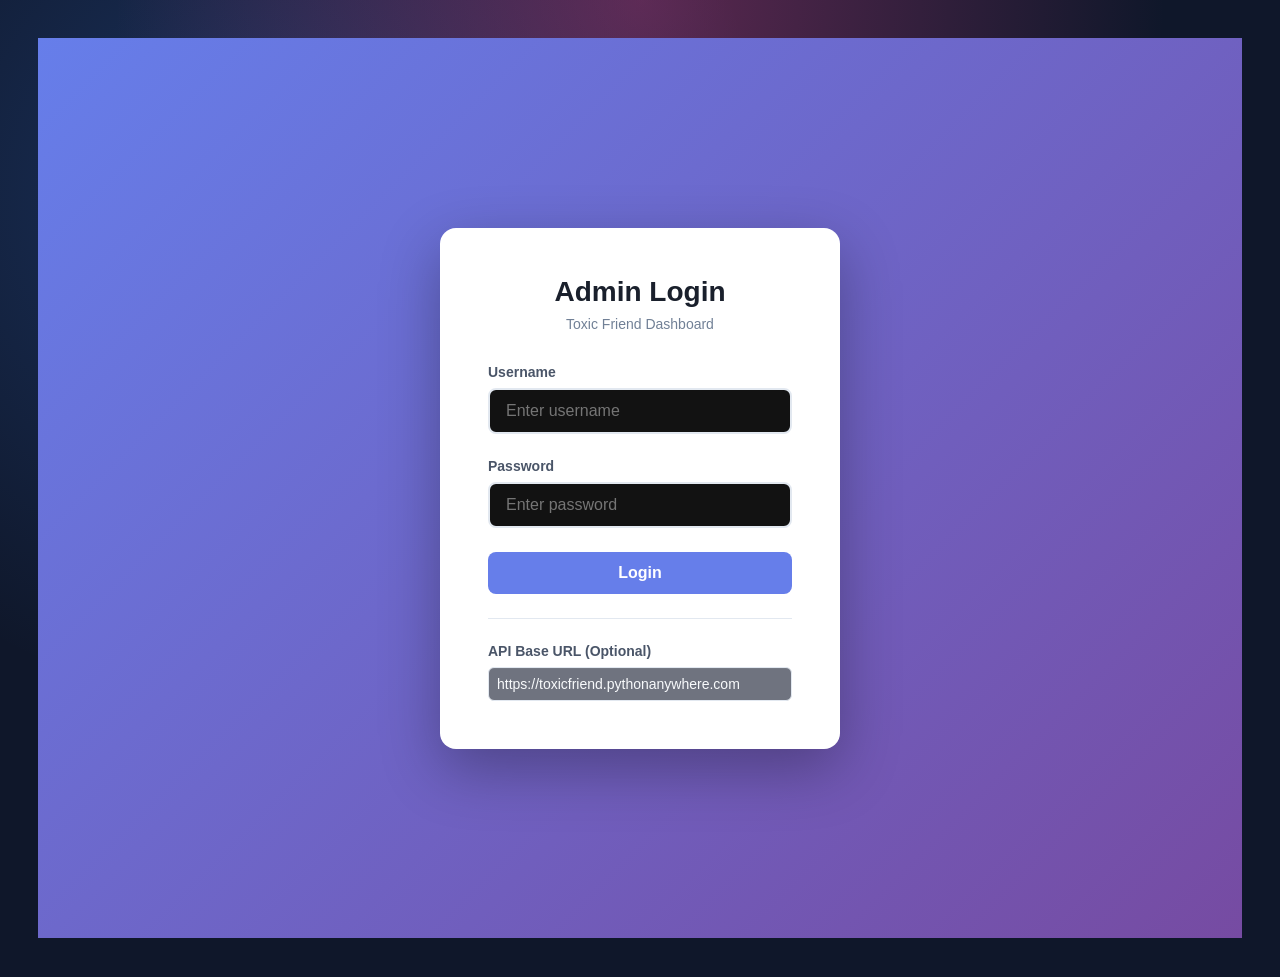
<file: Admin Page/index.html>
<!DOCTYPE html>
<html lang="en">
<head>
    <meta charset="UTF-8">
    <meta name="viewport" content="width=device-width, initial-scale=1.0">
    <title>Toxic Friend Admin Dashboard</title>
    <link rel="stylesheet" href="styles.css">
</head>
<body>
    <div class="app-shell">
        <header class="app-header">
            <div>
                <p class="eyebrow">Toxic Friend</p>
                <h1>Admin Dashboard</h1>
                <p class="subtitle">Review recent logins and feedback submissions in one place.</p>
            </div>
            <div class="header-actions">
                <label class="api-label" for="api-url-input">API Base URL</label>
                <div class="api-input-wrapper">
                    <input id="api-url-input" type="url" placeholder="https://your-backend.example" autocomplete="off">
                    <button id="api-save-btn" type="button" class="primary-btn">Apply</button>
                </div>
                <button id="logout-btn" type="button" class="ghost-btn" style="margin-left: 1rem;">Logout</button>
            </div>
        </header>

        <main class="dashboard-grid">
            <section class="panel">
                <div class="panel-header">
                    <div>
                        <h2>Recent Logins</h2>
                        <p class="panel-subtitle">Names captured from the main experience.</p>
                    </div>
                    <div class="panel-actions">
                        <button id="refresh-logins-btn" class="ghost-btn" type="button">Refresh</button>
                        <span id="logins-count" class="badge">0</span>
                    </div>
                </div>
                <div id="logins-empty" class="empty-state">
                    <p>No logins recorded yet.</p>
                </div>
                <div class="table-wrapper" id="logins-table-wrapper" hidden>
                    <table>
                        <thead>
                            <tr>
                                <th>#</th>
                                <th>Name</th>
                                <th>Timestamp (UTC)</th>
                            </tr>
                        </thead>
                        <tbody id="logins-table-body"></tbody>
                    </table>
                </div>
            </section>

            <section class="panel">
                <div class="panel-header">
                    <div>
                        <h2>Feedback</h2>
                        <p class="panel-subtitle">Star ratings and comments submitted by users.</p>
                    </div>
                    <div class="panel-actions">
                        <button id="refresh-feedback-btn" class="ghost-btn" type="button">Refresh</button>
                        <span id="feedback-count" class="badge">0</span>
                    </div>
                </div>
                <div id="feedback-empty" class="empty-state">
                    <p>No feedback received yet.</p>
                </div>
                <div class="feedback-list" id="feedback-list" hidden></div>
            </section>
        </main>
    </div>

    <div id="toast-container"></div>

    <script src="app.js"></script>
</body>
</html>
</file>
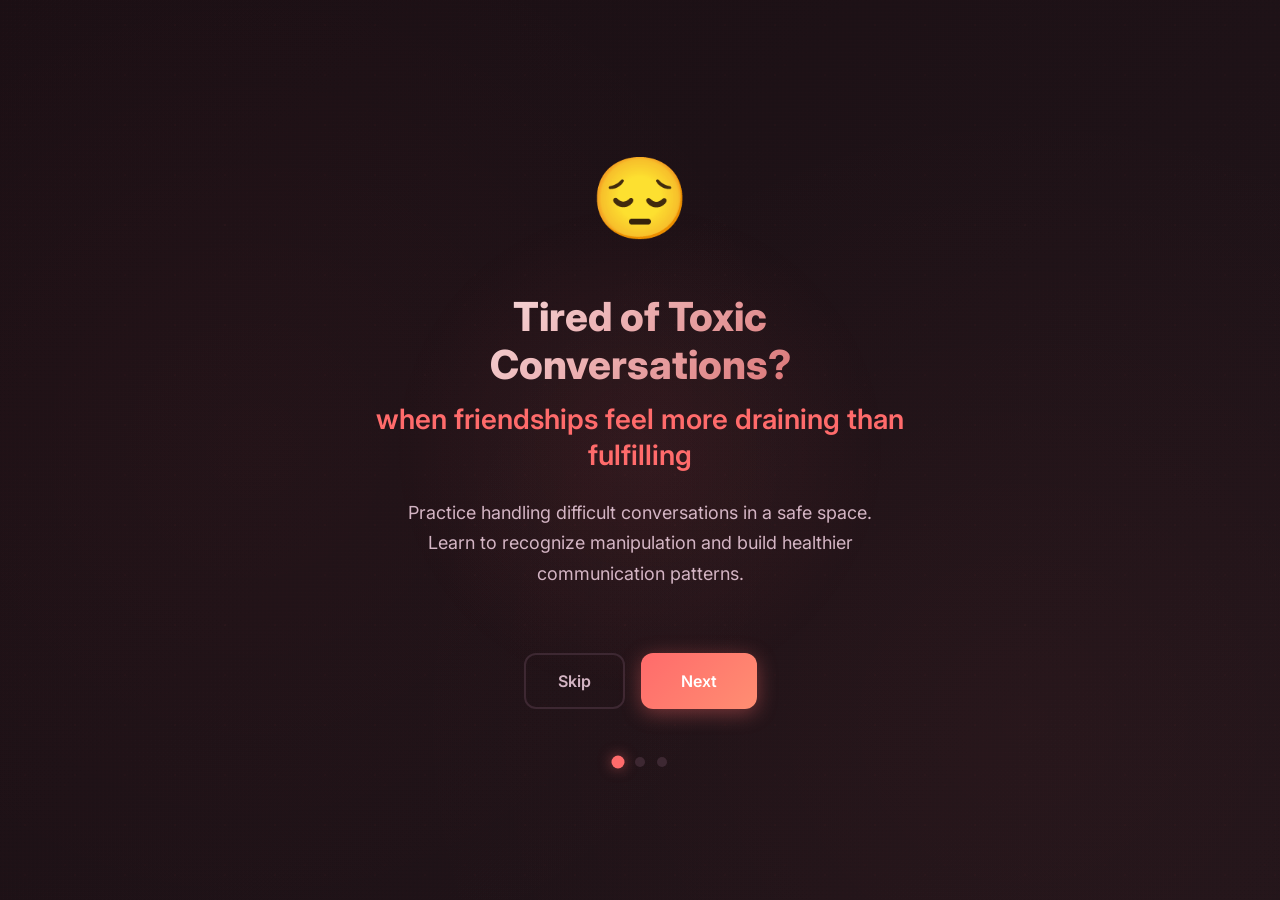
<file: Frontend/index.html>
<!DOCTYPE html>
<html lang="en">
<head>
    <meta charset="UTF-8">
    <meta name="viewport" content="width=device-width, initial-scale=1.0, maximum-scale=1.0, user-scalable=no, interactive-widget=resizes-content">
    
    <meta name="google-site-verification" content="gq2L8sHcysCDaPVqzr4tBKED9ItWa45esK9OpqnQFEg" />
    <meta name="google-adsense-account" content="ca-pub-1428478300015491">

    <!-- Favicon (must be early for browser compatibility) -->
    <link rel="shortcut icon" type="image/x-icon" href="favicon.ico">
    <link rel="icon" type="image/x-icon" href="favicon.ico">
    <link rel="icon" type="image/png" sizes="32x32" href="favicon-32x32.png">
    <link rel="icon" type="image/png" sizes="16x16" href="favicon-16x16.png">
    <link rel="apple-touch-icon" sizes="180x180" href="apple-touch-icon.png">
    
    <!-- SEO Meta Tags -->
    <meta name="robots" content="index, follow">
    
    <!-- Primary Meta Tags -->
    <title>Toxic Friend | Practice Handling Difficult Conversations Safely</title>
    <meta name="title" content="Toxic Friend | Practice Handling Difficult Conversations Safely">
    <meta name="description" content="Learn to recognize manipulation tactics and practice healthy communication in a safe, AI-powered environment. Build confidence in challenging conversations.">
    <meta name="keywords" content="toxic friend, manipulation detection, difficult conversations, communication practice, AI chat, relationship advice, gaslighting, guilt tripping, emotional manipulation">
    <meta name="author" content="Impoverse">
    
    <!-- Open Graph / Facebook -->
    <meta property="og:type" content="website">
    <meta property="og:url" content="https://toxicfriend.netlify.app/">
    <meta property="og:title" content="Toxic Friend | Practice Handling Difficult Conversations Safely">
    <meta property="og:description" content="Learn to recognize manipulation tactics and practice healthy communication in a safe, AI-powered environment. Build confidence in challenging conversations.">
    <meta property="og:image" content="https://toxicfriend.netlify.app/assets/og-image.png">
    <meta property="og:image:width" content="1200">
    <meta property="og:image:height" content="630">
    <meta property="og:image:alt" content="Toxic Friend - AI Chat Experience for Practicing Difficult Conversations">
    <meta property="og:site_name" content="Toxic Friend">
    <meta property="og:locale" content="en_US">
    
    <!-- Twitter Card -->
    <meta name="twitter:card" content="summary_large_image">
    <meta name="twitter:url" content="https://toxicfriend.netlify.app/">
    <meta name="twitter:title" content="Toxic Friend | Practice Handling Difficult Conversations Safely">
    <meta name="twitter:description" content="Learn to recognize manipulation tactics and practice healthy communication in a safe, AI-powered environment.">
    <meta name="twitter:image" content="https://toxicfriend.netlify.app/assets/og-image.png">
    <meta name="twitter:image:alt" content="Toxic Friend - AI Chat Experience">
    <meta name="twitter:creator" content="@impoverse">
    
    <!-- Theme Color -->
    <meta name="theme-color" content="#FF6B6B">
    <meta name="msapplication-TileColor" content="#FF6B6B">
    
    <!-- Stylesheets -->
    <link rel="stylesheet" href="styles.css">
    <link rel="preconnect" href="https://fonts.googleapis.com">
    <link rel="preconnect" href="https://fonts.gstatic.com" crossorigin>
    <link href="https://fonts.googleapis.com/css2?family=Inter:wght@300;400;500;600;700&display=swap" rel="stylesheet">
    <script>
        // Apply accent color immediately to prevent flash of default color
        (function() {
            const ACCENT_OPTIONS = {
                rose: { name: "Rose", color: "#FF6B6B", hover: "#FF8E72", rgb: "255, 107, 107" },
                amber: { name: "Amber", color: "#FF9F43", hover: "#FFB870", rgb: "255, 159, 67" },
                mint: { name: "Mint", color: "#34D399", hover: "#6EE7B7", rgb: "52, 211, 153" },
                aqua: { name: "Aqua", color: "#38BDF8", hover: "#7DD3FC", rgb: "56, 189, 248" },
                violet: { name: "Violet", color: "#A78BFA", hover: "#C4B5FD", rgb: "167, 139, 250" },
                indigo: { name: "Indigo", color: "#6366F1", hover: "#818CF8", rgb: "99, 102, 241" },
            };
            
            function hexToRgbString(hexColor) {
                if (!hexColor) return "255, 107, 107";
                let hex = hexColor.replace("#", "");
                if (hex.length === 3) {
                    hex = hex.split("").map((char) => char + char).join("");
                }
                const value = parseInt(hex, 16);
                const r = (value >> 16) & 255;
                const g = (value >> 8) & 255;
                const b = value & 255;
                return `${r}, ${g}, ${b}`;
            }
            
            const savedAccent = localStorage.getItem('userAccent') || 'rose';
            const savedTheme = localStorage.getItem('userTheme') || 'dark';
            const preset = ACCENT_OPTIONS[savedAccent] || ACCENT_OPTIONS.rose;
            const rgbValue = preset.rgb || hexToRgbString(preset.color);
            
            // Set on root
            document.documentElement.style.setProperty('--accent', preset.color);
            document.documentElement.style.setProperty('--accent-hover', preset.hover || preset.color);
            document.documentElement.style.setProperty('--accent-rgb', rgbValue);
            
            // Also set on body to ensure it overrides body.light selector
            if (document.body) {
                document.body.style.setProperty('--accent', preset.color);
                document.body.style.setProperty('--accent-hover', preset.hover || preset.color);
                document.body.style.setProperty('--accent-rgb', rgbValue);
            }
        })();
    </script>
</head>
<body>
    <div id="app">
        <!-- Left Sidebar - ChatGPT Style -->
        <div id="left-sidebar" class="left-sidebar">
            <div class="sidebar-brand">
                <span class="brand-text">Toxic Friend</span>
                <div class="sidebar-brand-actions">
                    <button class="sidebar-settings-icon" id="settings-btn" aria-label="Open Settings">
                        <svg width="16" height="16" fill="currentColor" class="bi bi-gear-fill" viewBox="0 0 16 16">
                            <path d="M9.405 1.05c-.413-1.4-2.397-1.4-2.81 0l-.1.34a1.464 1.464 0 0 1-2.105.872l-.31-.17c-1.283-.698-2.686.705-1.987 1.987l.169.311c.446.82.023 1.841-.872 2.105l-.34.1c-1.4.413-1.4 2.397 0 2.81l.34.1a1.464 1.464 0 0 1 .872 2.105l-.17.31c-.698 1.283.705 2.686 1.987 1.987l.311-.169a1.464 1.464 0 0 1 2.105.872l.1.34c.413 1.4 2.397 1.4 2.81 0l.1-.34a1.464 1.464 0 0 1 2.105-.872l.31.17c1.283.698 2.686-.705 1.987-1.987l-.169-.311a1.464 1.464 0 0 1 .872-2.105l.34-.1c1.4-.413 1.4-2.397 0-2.81l-.34-.1a1.464 1.464 0 0 1-.872-2.105l.17-.31c.698-1.283-.705-2.686-1.987-1.987l-.311.169a1.464 1.464 0 0 1-2.105-.872zM8 10.93a2.929 2.929 0 1 1 0-5.86 2.929 2.929 0 0 1 0 5.858z"/>
                        </svg>
                    </button>
                </div>
            </div>
            
            <div class="sidebar-nav">
                <button class="sidebar-btn" id="nav-chat">
                    <span class="sidebar-icon-circle" aria-hidden="true">💬</span>
                    <span class="sidebar-text">New Chat</span>
                </button>
                <button class="sidebar-btn" id="nav-analyzer">
                    <span class="sidebar-icon-circle" aria-hidden="true">🧠</span>
                    <span class="sidebar-text">Manipulation Detector</span>
                </button>
                <button class="sidebar-btn" id="nav-feedback">
                    <span class="sidebar-icon-circle" aria-hidden="true">⭐</span>
                    <span class="sidebar-text">Feedback</span>
                </button>
            </div>
            
            <!-- Chat History Content (shown when History is clicked) -->
            <div class="sidebar-history" id="sidebar-content">
                <div class="history-header">
                    <h3>Chat History</h3>
                </div>
                <div class="history-list">
                    <p class="no-chats">No saved chats yet</p>
                </div>
            </div>
            
            <!-- User Info at Bottom -->
            <div class="sidebar-user" id="user-name-display" style="display: none;">
                <div class="user-meta">
                    <div class="user-pill">
                        <span class="user-greeting">👋</span>
                    </div>
                    <div class="user-info">
                        <span class="user-name-text"></span>
                        <span class="user-status-text" id="user-status-text">Ready when you are</span>
                    </div>
                </div>
                <span class="user-agency-divider"></span>
                <span class="user-agency-credit">Made by <strong>Impoverse</strong></span>
            </div>
        </div>

        <!-- Mobile Menu Toggle -->
        <button class="mobile-menu-toggle" id="menu-btn">☰</button>

        <!-- Legacy compatibility elements (hidden) -->
        <div id="nav-bar" class="nav-bar" style="display: none;"></div>
        <div id="main-menu" class="main-menu"></div>

        <!-- Main Content Area -->
        <div id="main-content" class="main-content">
            <!-- Welcome Onboarding Flow (shown once) -->
            <div id="welcome-flow" class="step">
                <div class="welcome-container">
                    <div class="welcome-slide active" id="slide-1">
                        <div class="welcome-content">
                            <div class="welcome-emoji">😔</div>
                            <h1 class="welcome-title">Have you ever felt terrible</h1>
                            <h2 class="welcome-subtitle">when a friend's mood suddenly shifts?</h2>
                            <p class="welcome-description">Even when they're usually great, their bad days somehow make you feel anxious and guilty...</p>
                        </div>
                        <div class="welcome-controls">
                            <button class="welcome-skip" id="welcome-skip">Skip</button>
                            <button class="welcome-next" id="welcome-next-1">Next</button>
                        </div>
                    </div>

                    <div class="welcome-slide" id="slide-2">
                        <div class="welcome-content">
                            <div class="welcome-emoji">🤔</div>
                            <h1 class="welcome-title">Ever questioned yourself</h1>
                            <h2 class="welcome-subtitle">after a conversation with someone close?</h2>
                            <p class="welcome-description">Sometimes certain people make you doubt your own feelings and memories...</p>
                        </div>
                        <div class="welcome-controls">
                            <button class="welcome-skip" id="welcome-skip-2">Skip</button>
                            <button class="welcome-next" id="welcome-next-2">Next</button>
                        </div>
                    </div>

                    <div class="welcome-slide" id="slide-3">
                        <div class="welcome-content">
                            <div class="welcome-emoji">💪</div>
                            <h1 class="welcome-title">Practice handling</h1>
                            <h2 class="welcome-subtitle">difficult conversations safely</h2>
                            <p class="welcome-description">Learn to recognize manipulation tactics and practice healthy communication in a safe, AI-powered environment.</p>
                        </div>
                        <div class="welcome-controls">
                            <button class="welcome-skip" id="welcome-skip-3">Skip</button>
                            <button class="welcome-start" id="welcome-start">Get Started</button>
                        </div>
                    </div>
                    
                    <div class="welcome-dots">
                        <span class="dot active" data-slide="1"></span>
                        <span class="dot" data-slide="2"></span>
                        <span class="dot" data-slide="3"></span>
                    </div>
                </div>
            </div>

            <!-- Name Step -->
            <div id="name-step" class="step">
                <div class="step-container">
                    <div class="logo">Toxic Friend</div>
                    <h1 class="step-title">Welcome</h1>
                    <p class="step-subtitle">What's your name?</p>
                    <div class="name-input-container">
                        <input type="text" id="user-name-input" class="name-input" placeholder="Enter your name" maxlength="20" autocomplete="off">
                        <button class="start-btn" id="name-continue-btn">Continue</button>
                    </div>
                <div class="avatar-selection">
                    <div class="avatar-selection-header">
                        <p class="avatar-selection-title">Choose your avatar</p>
                    </div>
                    <div class="avatar-grid" id="avatar-grid" role="listbox" aria-label="Choose your avatar" data-avatar-grid="onboarding"></div>
                </div>
                </div>
            </div>

            <!-- Theme Step -->
            <div id="theme-step" class="step">
                <button class="back-btn" data-back-to="name-step"><svg width="20" height="20" viewBox="0 0 24 24" fill="none" stroke="currentColor" stroke-width="2.5" stroke-linecap="round" stroke-linejoin="round">
    <path d="M15 18l-6-6 6-6"/>
  </svg></button>
                <div class="step-container">
                    <div class="logo">Toxic Friend</div>
                    <h1 class="step-title">Choose Theme</h1>
                    <p class="step-subtitle">Match Cursor’s vibe with a live preview</p>
                    <div class="theme-picker">
                        <div class="theme-option-grid" role="radiogroup" aria-label="Interface theme">
                            <button type="button" class="theme-option-card" data-theme="dark" aria-pressed="false">
                                <div class="theme-option-header">
                                    <span class="theme-option-label">Dark</span>
                                    <span class="theme-option-indicator" aria-hidden="true"></span>
                                </div>
                                <div class="theme-option-preview theme-option-preview-dark" aria-hidden="true">
                                    <div class="preview-toolbar">
                                        <span></span><span></span><span></span>
                                    </div>
                                    <div class="preview-body">
                                        <div class="preview-sidebar"></div>
                                        <div class="preview-content">
                                            <div class="preview-line short"></div>
                                            <div class="preview-line"></div>
                                            <div class="preview-card"></div>
                                        </div>
                                    </div>
                                </div>
                                <p class="theme-option-desc">Low-glare workspace</p>
                            </button>
                            <button type="button" class="theme-option-card" data-theme="light" aria-pressed="false">
                                <div class="theme-option-header">
                                    <span class="theme-option-label">Light</span>
                                    <span class="theme-option-indicator" aria-hidden="true"></span>
                                </div>
                                <div class="theme-option-preview theme-option-preview-light" aria-hidden="true">
                                    <div class="preview-toolbar">
                                        <span></span><span></span><span></span>
                                    </div>
                                    <div class="preview-body">
                                        <div class="preview-sidebar"></div>
                                        <div class="preview-content">
                                            <div class="preview-line short"></div>
                                            <div class="preview-line"></div>
                                            <div class="preview-card"></div>
                                        </div>
                                    </div>
                                </div>
                                <p class="theme-option-desc">Bright & clear panels</p>
                            </button>
                        </div>

                        <button class="start-btn theme-continue-btn" id="theme-continue-btn" disabled>Continue</button>
                    </div>
                </div>
            </div>

            <!-- Gender Step -->
            <div id="gender-step" class="step">
                <div class="step-container">
                    <div class="logo">Toxic Friend</div>
                    <h1 class="step-title">Choose Friend</h1>
                    <p class="step-subtitle">Who would you like to talk to?</p>
                    <div class="options-grid two-col">
                        <button class="option-card" data-gender="male">
                            <div class="option-icon">👨🏻</div>
                            <div class="option-label">Alex</div>
                            <div class="option-desc">Male friend</div>
                        </button>
                        <button class="option-card" data-gender="female">
                            <div class="option-icon">👩🏻</div>
                            <div class="option-label">Sarah</div>
                            <div class="option-desc">Female friend</div>
                        </button>
                    </div>
                </div>
            </div>

            <!-- Fault Step -->
            <div id="fault-step" class="step">
                <button class="back-btn" data-back-to="gender-step"><svg width="20" height="20" viewBox="0 0 24 24" fill="none" stroke="currentColor" stroke-width="2.5" stroke-linecap="round" stroke-linejoin="round">
    <path d="M15 18l-6-6 6-6"/>
  </svg></button>
                <div class="step-container">
                    <div class="logo">Toxic Friend</div>
                    <h1 class="step-title">Who's At Fault?</h1>
                    <p class="step-subtitle">Choose the situation context</p>
                    <div class="options-grid two-col">
                        <button class="option-card" data-fault="you">
                            <div class="option-icon">😣</div>
                            <div class="option-label">I Did Wrong</div>
                            <div class="option-desc">My mistake</div>
                        </button>
                        <button class="option-card" data-fault="them">
                            <div class="option-icon">😠</div>
                            <div class="option-label">They Did Wrong</div>
                            <div class="option-desc">Their fault</div>
                        </button>
                    </div>
                </div>
            </div>

            <!-- Scenario Step -->
            <div id="scenario-step" class="step">
                <button class="back-btn" data-back-to="fault-step"><svg width="20" height="20" viewBox="0 0 24 24" fill="none" stroke="currentColor" stroke-width="2.5" stroke-linecap="round" stroke-linejoin="round">
    <path d="M15 18l-6-6 6-6"/>
  </svg></button>
                <div class="step-container wide scenario-down">
                    <div class="logo">Toxic Friend</div>
                    <h1 class="step-title">Pick Scenario</h1>
                    <p class="step-subtitle" id="scenario-subtitle">Select your situation</p>
                    <div class="scenario-grid" id="scenario-grid">
                        <!-- Scenarios will be dynamically populated -->
                    </div>
                </div>
            </div>

            <!-- Story Step -->
            <div id="story-step" class="step">
                <button class="back-btn" data-back-to="scenario-step"><svg width="20" height="20" viewBox="0 0 24 24" fill="none" stroke="currentColor" stroke-width="2.5" stroke-linecap="round" stroke-linejoin="round">
    <path d="M15 18l-6-6 6-6"/>
  </svg></button>
                <div class="step-container wide">
                    <div class="logo">Toxic Friend</div>
                    <h1 class="step-title">Your Story</h1>
                    <p class="step-subtitle">Here's the situation</p>
                    <div class="story-container">
                        <div class="story-box">
                            <div class="story-icon">📖</div>
                            <p class="story-text" id="story-text"></p>
                        </div>
                        <button class="start-btn" id="story-continue-btn">Continue</button>
                    </div>
                </div>
            </div>

            <!-- Toxicity Step -->
            <div id="toxicity-step" class="step">
                <button class="back-btn" data-back-to="story-step"><svg width="20" height="20" viewBox="0 0 24 24" fill="none" stroke="currentColor" stroke-width="2.5" stroke-linecap="round" stroke-linejoin="round">
  <path d="M15 18l-6-6 6-6"/></svg></button>
                <div class="step-container">
                    <div class="logo">Toxic Friend</div>
                    <h1 class="step-title">Set Toxicity</h1>
                    <p class="step-subtitle">How toxic and manipulative should they be?</p>
                    <div class="toxicity-container">
                        <div class="toxicity-display">
                            <div class="toxicity-emoji-big" id="toxicity-emoji-big">—</div>
                            <div class="toxicity-info">
                                <div class="toxicity-value" id="toxicity-value">50</div>
                                <div class="toxicity-label" id="toxicity-label">Moderately Upset</div>
                            </div>
                        </div>
                        <div class="slider-wrapper">
                            <input 
                                type="range" 
                                id="toxicity-slider" 
                                class="toxicity-slider" 
                                min="0" 
                                max="100" 
                                value="50"
                            >
                            <div class="slider-markers">
                                <span>Calm</span>
                                <span>Medium</span>
                                <span>Intense</span>
                            </div>
                        </div>
                        <button class="start-btn" id="start-chat-btn">Start Chat</button>
                    </div>
                </div>
            </div>

            <!-- Chat Step -->
            <div id="chat-step" class="step">
                <div class="chat-wrapper">
                    <div class="chat-header">
                        <button class="chat-back-btn" id="chat-back-btn"><svg width="20" height="20" viewBox="0 0 24 24" fill="none" stroke="currentColor" stroke-width="2.5" stroke-linecap="round" stroke-linejoin="round">
    <path d="M15 18l-6-6 6-6"/>
  </svg></button>
                        <div class="chat-user-info">
                            <div class="chat-avatar" id="chat-avatar">•</div>
                            <div class="chat-user-details" role="heading" aria-level="2">
                                <div class="chat-friend-name" id="chat-friend-name">Friend</div>
                                <div class="chat-status">Online</div>
                            </div>
                        </div>
                        <div class="chat-header-actions">
                            <button class="chat-menu-btn" id="chat-menu-btn" aria-label="Chat options" aria-expanded="false" aria-controls="chat-dropdown-menu">
                                <svg width="20" height="20" viewBox="0 0 20 20" fill="none" xmlns="http://www.w3.org/2000/svg">
                                    <circle cx="10" cy="4" r="1.5" fill="currentColor"/>
                                    <circle cx="10" cy="10" r="1.5" fill="currentColor"/>
                                    <circle cx="10" cy="16" r="1.5" fill="currentColor"/>
                                </svg>
                            </button>
                            <div class="chat-dropdown-menu" id="chat-dropdown-menu" role="menu" aria-hidden="true">
                                <button class="dropdown-item" id="dropdown-review-btn" role="menuitem">
                                    <span class="dropdown-icon">◈</span>
                                    <span class="dropdown-text">Review Chat</span>
                                </button>
                                <button class="dropdown-item" id="dropdown-toxicity-btn" role="menuitem">
                                    <span class="dropdown-icon">🎚️</span>
                                    <span class="dropdown-text">Toxicity Level</span>
                                    <span class="dropdown-badge" id="dropdown-toxicity-badge">50</span>
                                </button>
                                <button class="dropdown-item" id="dropdown-story-btn" role="menuitem">
                                    <span class="dropdown-icon">📖</span>
                                    <span class="dropdown-text">View Story</span>
                                </button>
                                <div class="dropdown-divider"></div>
                                <button class="dropdown-item dropdown-item-danger" id="dropdown-close-btn" role="menuitem">
                                    <span class="dropdown-icon">×</span>
                                    <span class="dropdown-text">Close Chat</span>
                                </button>
                            </div>
                        </div>
                    </div>
                    
                    <!-- Story Banner -->
                    <div class="story-banner collapsed" id="story-banner" style="display: none;">
                        <div class="story-banner-header" id="story-banner-header">
                            <div class="story-banner-icon">📖</div>
                            <span class="story-banner-preview">Story</span>
                            <button class="story-toggle-btn" id="story-toggle-btn" aria-label="Toggle story">
                                <svg class="story-toggle-icon" width="16" height="16" viewBox="0 0 16 16" fill="none">
                                    <path d="M4 6L8 10L12 6" stroke="currentColor" stroke-width="2.5" stroke-linecap="round" stroke-linejoin="round"/>
                                </svg>
                            </button>
                        </div>
                        <div class="story-banner-content">
                            <p class="story-banner-text" id="story-banner-text"></p>
                        </div>
                    </div>
                    
                    <div class="chat-messages" id="chat-messages">
                    </div>
                    <div class="chat-input-bar">
                        <button class="emoji-btn toxicity-btn" id="emoji-btn" title="Add Emoji">
                            😊
                        </button>
                        <button class="toxicity-btn" id="toxicity-adjust-btn" title="Adjust Toxicity">
                            🎚️
                        </button>
                        <div class="chat-input-wrapper">
                            <input 
                                type="text" 
                                id="chat-input" 
                                class="chat-input" 
                                placeholder="Type your message"
                                autocomplete="off"
                            >
                            <div class="emoji-picker-container" id="emoji-picker">
                                <div class="emoji-picker-header">Choose an Emotion</div>
                                <div class="emoji-categories-grid">
                                    <button class="emoji-category-btn" data-category="happy">
                                        <span class="category-emoji">😊</span>
                                        <span class="category-label">Happy</span>
                                    </button>
                                    <button class="emoji-category-btn" data-category="sad">
                                        <span class="category-emoji">😢</span>
                                        <span class="category-label">Sad</span>
                                    </button>
                                    <button class="emoji-category-btn" data-category="angry">
                                        <span class="category-emoji">😠</span>
                                        <span class="category-label">Angry</span>
                                    </button>
                                    <button class="emoji-category-btn" data-category="love">
                                        <span class="category-emoji">❤️</span>
                                        <span class="category-label">Love</span>
                                    </button>
                                    <button class="emoji-category-btn" data-category="excited">
                                        <span class="category-emoji">🎉</span>
                                        <span class="category-label">Excited</span>
                                    </button>
                                    <button class="emoji-category-btn" data-category="confuse">
                                        <span class="category-emoji">🤔</span>
                                        <span class="category-label">Confuse</span>
                                    </button>
                                    <button class="emoji-category-btn" data-category="laugh">
                                        <span class="category-emoji">😂</span>
                                        <span class="category-label">Laugh</span>
                                    </button>
                                    <button class="emoji-category-btn" data-category="cool">
                                        <span class="category-emoji">😎</span>
                                        <span class="category-label">Cool</span>
                                    </button>
                                </div>
                            </div>
                        </div>
                        <div class="chat-input-actions">
                            <button class="voice-btn" id="voice-btn" style="display: flex;" title="Voice Input">
                                <svg width="20" height="20" viewBox="0 0 24 24" fill="none" stroke="currentColor" stroke-width="2.5" stroke-linecap="round" stroke-linejoin="round">
                                    <path d="M12 1a3 3 0 0 0-3 3v8a3 3 0 0 0 6 0V4a3 3 0 0 0-3-3z"></path>
                                    <path d="M19 10v2a7 7 0 0 1-14 0v-2"></path>
                                    <line x1="12" y1="19" x2="12" y2="23"></line>
                                    <line x1="8" y1="23" x2="16" y2="23"></line>
                                </svg>
                            </button>
                            <button class="send-btn" id="send-btn" style="display: none;" title="Send Message">
                                <svg class="send-icon" width="22" height="22" viewBox="0 0 24 24" fill="currentColor">
                                    <path d="M2.01 21L23 12 2.01 3 2 10l15 2-15 2z" fill="currentColor"></path>
                                </svg>
                            </button>
                        </div>
                    </div>
                </div>
            </div>

            <!-- Analyzer Step -->
            <div id="analyzer-step" class="step">
                <button class="back-btn" data-back-to="theme-step"><svg width="20" height="20" viewBox="0 0 24 24" fill="none" stroke="currentColor" stroke-width="2.5" stroke-linecap="round" stroke-linejoin="round">
    <path d="M15 18l-6-6 6-6"/>
  </svg></button>
                <div class="step-container wide">
                    <div class="logo">Toxic Friend</div>
                    <h1 class="step-title">Message Analyzer</h1>
                    <p class="step-subtitle">Analyze text for manipulation patterns</p>
                    <div class="analyzer-container">
                        <textarea 
                            id="analyzer-input" 
                            class="analyzer-input" 
                            placeholder="Paste a message to analyze&#10;&#10;Example: 'After everything I did for you, this is how you repay me?'"
                            rows="6"
                        ></textarea>
                        <button class="start-btn" id="analyze-btn">Analyze</button>
                    </div>
                </div>
            </div>

            <!-- Feedback Step -->
            <div id="feedback-step" class="step">
                <button class="back-btn" data-back-to="chat-step"><svg width="20" height="20" viewBox="0 0 24 24" fill="none" stroke="currentColor" stroke-width="2.5" stroke-linecap="round" stroke-linejoin="round">
    <path d="M15 18l-6-6 6-6"/>
  </svg></button>
                <div class="step-container wide feedback-layout">
                    <div class="logo">Toxic Friend</div>
                    <h1 class="step-title">We'd Love Your Feedback</h1>
                    <p class="step-subtitle">Share how we can make Toxic Friend even better.</p>
                    <div class="feedback-card">
                        <div class="feedback-rating-group">
                            <div class="feedback-rating-header">
                                <div>
                                    <p class="feedback-label">Rate your experience</p>
                                    <!-- <p class="feedback-hint">Select between 1 and 5 stars</p> -->
                                </div>
                                <span class="feedback-rating-value" id="feedback-rating-value">No rating yet</span>
                            </div>
                            <div class="feedback-stars" role="radiogroup" aria-label="Feedback rating">
                                <button type="button" class="feedback-star" data-value="1" aria-label="1 star" aria-pressed="false">★</button>
                                <button type="button" class="feedback-star" data-value="2" aria-label="2 stars" aria-pressed="false">★</button>
                                <button type="button" class="feedback-star" data-value="3" aria-label="3 stars" aria-pressed="false">★</button>
                                <button type="button" class="feedback-star" data-value="4" aria-label="4 stars" aria-pressed="false">★</button>
                                <button type="button" class="feedback-star" data-value="5" aria-label="5 stars" aria-pressed="false">★</button>
                            </div>
                        </div>
                        <div class="feedback-form-group">
                            <label class="feedback-label" for="feedback-message">Tell us more (Optional)</label>
                            <textarea id="feedback-message" class="feedback-input" rows="4" placeholder="Share what you loved, what felt confusing, or any feature ideas."></textarea>
                        </div>
                        <div class="feedback-actions">
                            <button type="button" class="start-btn feedback-submit" id="feedback-submit">Send Feedback</button>
                        </div>
                        <p class="feedback-credit">Trusted conversational practice by <strong>Impoverse</strong></p>
                    </div>
                </div>
            </div>

            <!-- Review Step -->
            <div id="review-step" class="step">
                <button class="back-btn" id="review-back-btn"><svg width="20" height="20" viewBox="0 0 24 24" fill="none" stroke="currentColor" stroke-width="2.5" stroke-linecap="round" stroke-linejoin="round">
    <path d="M15 18l-6-6 6-6"/>
  </svg></button>
                <div class="step-container wide review-down">
                    <div class="logo">Toxic Friend</div>
                    <h1 class="step-title">Chat Review</h1>
                    <p class="step-subtitle">How did you handle the conversation?</p>
                    <div class="review-container">
                        <div class="review-stats">
                            <div class="stat-card">
                                <div class="stat-icon">💬</div>
                                <div class="stat-value" id="review-messages">0</div>
                                <div class="stat-label">Messages</div>
                            </div>
                            <div class="stat-card">
                                <div class="stat-icon">😊</div>
                                <div class="stat-value" id="review-mood">Neutral</div>
                                <div class="stat-label">Final Mood</div>
                            </div>
                            <div class="stat-card">
                                <div class="stat-icon">🎯</div>
                                <div class="stat-value" id="review-handling">0%</div>
                                <div class="stat-label">Score</div>
                            </div>
                        </div>
                        <div class="review-feedback" id="review-feedback"></div>
                        <button class="start-btn" id="new-chat-btn">New Chat</button>
                    </div>
                </div>
            </div>

            <!-- Settings Step -->
            <div id="settings-step" class="step">
                <div class="step-container wide">
                    <div class="logo">Toxic Friend</div>
                    <h1 class="step-title">Settings</h1>
                    <p class="step-subtitle">Adjust your experience</p>
                    <div class="settings-card">
                        <div class="settings-section">
                            <label class="settings-label" for="settings-name-input">Display Name</label>
                            <p class="settings-helper">This name appears in the sidebar and chat summaries.</p>
                            <input type="text" id="settings-name-input" class="name-input" maxlength="20" autocomplete="off" placeholder="Enter your name">
                        </div>
                        <div class="settings-section">
                            <label class="settings-label">Theme</label>
                            <p class="settings-helper">Match Cursor's vibe with a live preview</p>
                            <div class="theme-picker settings-theme-picker">
                                <div class="theme-option-grid" role="radiogroup" aria-label="Interface theme">
                                    <button type="button" class="theme-option-card" data-settings-theme="dark" aria-pressed="false">
                                        <div class="theme-option-header">
                                            <span class="theme-option-label">Dark</span>
                                            <span class="theme-option-indicator" aria-hidden="true"></span>
                                        </div>
                                        <div class="theme-option-preview theme-option-preview-dark" aria-hidden="true">
                                            <div class="preview-toolbar">
                                                <span></span><span></span><span></span>
                                            </div>
                                            <div class="preview-body">
                                                <div class="preview-sidebar"></div>
                                                <div class="preview-content">
                                                    <div class="preview-line short"></div>
                                                    <div class="preview-line"></div>
                                                    <div class="preview-card"></div>
                                                </div>
                                            </div>
                                        </div>
                                        <p class="theme-option-desc">Low-glare workspace</p>
                                    </button>
                                    <button type="button" class="theme-option-card" data-settings-theme="light" aria-pressed="false">
                                        <div class="theme-option-header">
                                            <span class="theme-option-label">Light</span>
                                            <span class="theme-option-indicator" aria-hidden="true"></span>
                                        </div>
                                        <div class="theme-option-preview theme-option-preview-light" aria-hidden="true">
                                            <div class="preview-toolbar">
                                                <span></span><span></span><span></span>
                                            </div>
                                            <div class="preview-body">
                                                <div class="preview-sidebar"></div>
                                                <div class="preview-content">
                                                    <div class="preview-line short"></div>
                                                    <div class="preview-line"></div>
                                                    <div class="preview-card"></div>
                                                </div>
                                            </div>
                                        </div>
                                        <p class="theme-option-desc">Bright & clear panels</p>
                                    </button>
                                </div>
                            </div>
                        </div>
                        <div class="settings-section">
                            <label class="settings-label">Avatar</label>
                            <p class="settings-helper">Choose the vibe that represents you.</p>
                            <div class="settings-avatar-grid avatar-grid" role="listbox" aria-label="Choose your avatar" data-avatar-grid="settings"></div>
                        </div>
                        <div class="settings-actions">
                            <button type="button" class="start-btn" id="settings-save-btn" style="display: none;">Save Changes</button>
                        </div>
                        <p class="settings-feedback" id="settings-feedback" role="status" aria-live="polite"></p>
                    </div>
                </div>
            </div>
        </div>
    </div>

    <!-- Analyzer Modal -->
    <div id="analyzer-modal" class="analyzer-modal">
        <div class="analyzer-modal-content">
            <div class="analyzer-modal-header">
                <h2>Analysis Results</h2>
                <button class="analyzer-close-btn" id="analyzer-close-btn">×</button>
            </div>
            <div class="analyzer-modal-body" id="analyzer-modal-body">
                <div class="analysis-loading" id="analysis-loading" aria-live="polite">
                    <div class="analysis-loading-core">
                        <div class="analysis-loader" aria-hidden="true"></div>
                        <div class="analysis-loading-text">Analyzing</div>
                        <p class="analysis-loading-subtext">Detecting manipulation patterns...</p>
                    </div>
                </div>
                <div class="analysis-results" id="analysis-results">
                    <div class="toxicity-score-display">
                        <div class="score-circle" id="score-circle">
                            <svg class="score-ring" width="120" height="120">
                                <circle class="score-ring-background" cx="60" cy="60" r="52"></circle>
                                <circle class="score-ring-progress" id="score-ring-progress" cx="60" cy="60" r="52"></circle>
                            </svg>
                            <div class="score-content">
                                <div class="score-value" id="analyzer-score">0%</div>
                                <div class="score-label">Toxicity</div>
                            </div>
                        </div>
                        <div class="score-interpretation" id="score-interpretation"></div>
                    </div>
                    <div class="analyzed-text-container">
                        <div class="color-legend">
                            <h4>Manipulation Types</h4>
                            <div class="legend-items">
                                <div class="legend-item"><div class="legend-color manipulation-gaslighting"></div><span>Gaslighting</span></div>
                                <div class="legend-item"><div class="legend-color manipulation-guilt"></div><span>Guilt Tripping</span></div>
                                <div class="legend-item"><div class="legend-color manipulation-victim"></div><span>Victim Playing</span></div>
                                <div class="legend-item"><div class="legend-color manipulation-silent"></div><span>Silent Treatment</span></div>
                                <div class="legend-item"><div class="legend-color manipulation-love"></div><span>Love Bombing</span></div>
                                <div class="legend-item"><div class="legend-color manipulation-passive"></div><span>Passive Aggression</span></div>
                                <div class="legend-item"><div class="legend-color manipulation-minimize"></div><span>Minimization</span></div>
                                <div class="legend-item"><div class="legend-color manipulation-general"></div><span>Generalization</span></div>
                                <div class="legend-item"><div class="legend-color manipulation-threat"></div><span>Veiled Threats</span></div>
                                <div class="legend-item"><div class="legend-color manipulation-consensus"></div><span>False Consensus</span></div>
                                <div class="legend-item"><div class="legend-color manipulation-blame"></div><span>Blame Shifting</span></div>
                                <div class="legend-item"><div class="legend-color manipulation-conditional"></div><span>Conditional Affection</span></div>
                                <div class="legend-item"><div class="legend-color manipulation-urgency"></div><span>Urgency/Pressure</span></div>
                            </div>
                        </div>
                        <h3>Message Analysis</h3>
                        <div class="analyzed-text" id="analyzed-text"></div>
                    </div>
                    <div class="manipulation-tactics" id="manipulation-tactics">
                        <h3>Detected Tactics</h3>
                        <div id="manipulation-list"></div>
                    </div>
                </div>
            </div>
        </div>
    </div>

    <!-- Toxicity Adjustment Modal -->
    <div id="toxicity-modal" class="toxicity-modal">
        <div class="toxicity-modal-content">
            <button class="toxicity-modal-close" id="toxicity-modal-close">×</button>
            <div class="toxicity-modal-header">
                <h2>Adjust Toxicity Level</h2>
                <p>Change how dramatic they should be in this conversation</p>
            </div>
            <div class="toxicity-container">
                <div class="toxicity-display">
                    <div class="toxicity-emoji-big" id="modal-toxicity-emoji">—</div>
                    <div class="toxicity-info">
                        <div class="toxicity-value" id="modal-toxicity-value">50</div>
                        <div class="toxicity-label" id="modal-toxicity-label">Moderately Upset</div>
                    </div>
                </div>
                <div class="slider-wrapper">
                    <input 
                        type="range" 
                        id="modal-toxicity-slider" 
                        class="toxicity-slider" 
                        min="0" 
                        max="100" 
                        value="50"
                    >
                    <div class="slider-markers">
                        <span>Calm</span>
                        <span>Medium</span>
                        <span>Intense</span>
                    </div>
                </div>
                <button class="start-btn" id="apply-toxicity-btn">Apply Changes</button>
            </div>
        </div>
    </div>

    <script src="app.js"></script>
</body>
</html>
</file>
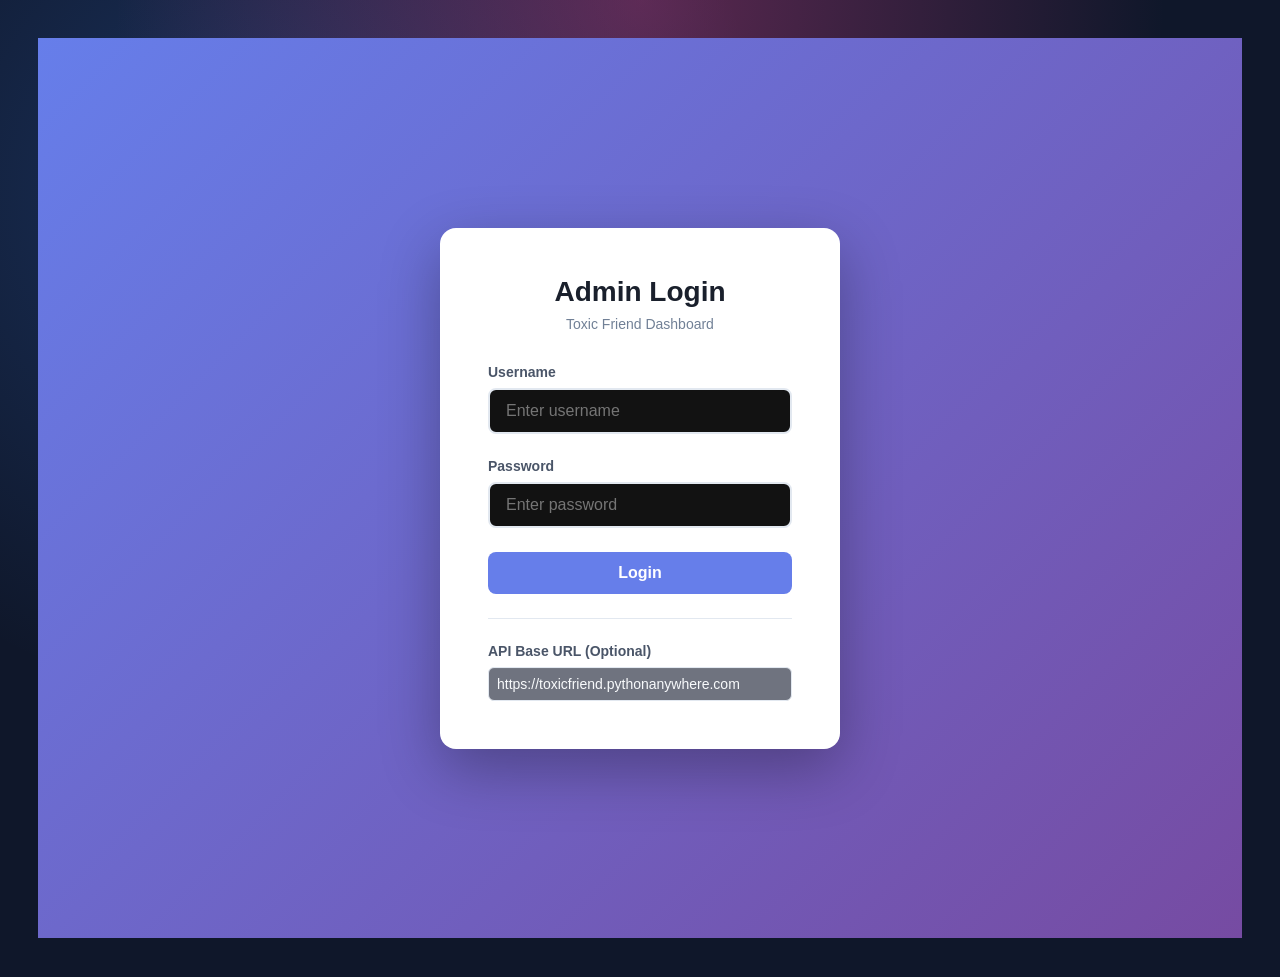
<file: Admin Page/login.html>
<!DOCTYPE html>
<html lang="en">
<head>
    <meta charset="UTF-8">
    <meta name="viewport" content="width=device-width, initial-scale=1.0">
    <title>Admin Login - Toxic Friend</title>
    <link rel="stylesheet" href="styles.css">
    <style>
        .login-container {
            min-height: 100vh;
            display: flex;
            align-items: center;
            justify-content: center;
            background: linear-gradient(135deg, #667eea 0%, #764ba2 100%);
            padding: 2rem;
        }
        .login-card {
            background: white;
            border-radius: 16px;
            padding: 3rem;
            box-shadow: 0 20px 60px rgba(0, 0, 0, 0.3);
            width: 100%;
            max-width: 400px;
        }
        .login-header {
            text-align: center;
            margin-bottom: 2rem;
        }
        .login-header h1 {
            font-size: 1.75rem;
            font-weight: 700;
            color: #1a202c;
            margin-bottom: 0.5rem;
        }
        .login-header p {
            color: #718096;
            font-size: 0.875rem;
        }
        .login-form {
            display: flex;
            flex-direction: column;
            gap: 1.5rem;
        }
        .form-group {
            display: flex;
            flex-direction: column;
            gap: 0.5rem;
        }
        .form-label {
            font-size: 0.875rem;
            font-weight: 600;
            color: #4a5568;
        }
        .form-input {
            padding: 0.75rem 1rem;
            border: 2px solid #e2e8f0;
            border-radius: 8px;
            font-size: 1rem;
            transition: border-color 0.2s;
        }
        .form-input:focus {
            outline: none;
            border-color: #667eea;
        }
        .login-btn {
            padding: 0.75rem 1.5rem;
            background: #667eea;
            color: white;
            border: none;
            border-radius: 8px;
            font-size: 1rem;
            font-weight: 600;
            cursor: pointer;
            transition: background 0.2s;
        }
        .login-btn:hover {
            background: #5568d3;
        }
        .login-btn:disabled {
            background: #cbd5e0;
            cursor: not-allowed;
        }
        .error-message {
            background: #fed7d7;
            color: #c53030;
            padding: 0.75rem 1rem;
            border-radius: 8px;
            font-size: 0.875rem;
            display: none;
        }
        .error-message.show {
            display: block;
        }
        .api-url-section {
            margin-top: 1.5rem;
            padding-top: 1.5rem;
            border-top: 1px solid #e2e8f0;
        }
        .api-url-section label {
            font-size: 0.875rem;
            font-weight: 600;
            color: #4a5568;
            display: block;
            margin-bottom: 0.5rem;
        }
        .api-url-section input {
            width: 100%;
            padding: 0.5rem;
            border: 1px solid #e2e8f0;
            border-radius: 6px;
            font-size: 0.875rem;
        }
    </style>
</head>
<body>
    <div class="login-container">
        <div class="login-card">
            <div class="login-header">
                <h1>Admin Login</h1>
                <p>Toxic Friend Dashboard</p>
            </div>
            
            <div class="error-message" id="error-message"></div>
            
            <form class="login-form" id="login-form">
                <div class="form-group">
                    <label class="form-label" for="username">Username</label>
                    <input 
                        type="text" 
                        id="username" 
                        class="form-input" 
                        placeholder="Enter username"
                        required
                        autocomplete="username"
                    >
                </div>
                
                <div class="form-group">
                    <label class="form-label" for="password">Password</label>
                    <input 
                        type="password" 
                        id="password" 
                        class="form-input" 
                        placeholder="Enter password"
                        required
                        autocomplete="current-password"
                    >
                </div>
                
                <button type="submit" class="login-btn" id="login-btn">Login</button>
            </form>
            
            <div class="api-url-section">
                <label for="api-url">API Base URL (Optional)</label>
                <input 
                    type="url" 
                    id="api-url" 
                    placeholder="https://toxicfriend.pythonanywhere.com"
                    autocomplete="off"
                >
            </div>
        </div>
    </div>

    <script>
        const DEFAULT_API_URL = "https://toxicfriend.pythonanywhere.com";
        const STORAGE_KEY = "adminDashboardApiUrl";
        const AUTH_STORAGE_KEY = "adminAuthenticated";

        // Check if already authenticated
        if (sessionStorage.getItem(AUTH_STORAGE_KEY) === "true") {
            window.location.href = "index.html";
        }

        // Get API URL from storage or default
        const storedApiUrl = localStorage.getItem(STORAGE_KEY);
        const apiUrlInput = document.getElementById("api-url");
        if (storedApiUrl) {
            apiUrlInput.value = storedApiUrl;
        } else {
            apiUrlInput.value = DEFAULT_API_URL;
        }

        const loginForm = document.getElementById("login-form");
        const loginBtn = document.getElementById("login-btn");
        const errorMessage = document.getElementById("error-message");

        loginForm.addEventListener("submit", async (e) => {
            e.preventDefault();
            
            const username = document.getElementById("username").value.trim();
            const password = document.getElementById("password").value.trim();
            const apiUrl = apiUrlInput.value.trim() || DEFAULT_API_URL;

            if (!username || !password) {
                showError("Please enter both username and password");
                return;
            }

            // Save API URL
            localStorage.setItem(STORAGE_KEY, apiUrl);

            loginBtn.disabled = true;
            loginBtn.textContent = "Logging in...";
            errorMessage.classList.remove("show");

            try {
                const response = await fetch(`${apiUrl}/api/admin/authenticate`, {
                    method: "POST",
                    headers: {
                        "Content-Type": "application/json",
                    },
                    body: JSON.stringify({ username, password }),
                });

                const data = await response.json();

                if (data.success) {
                    // Set authentication flag
                    sessionStorage.setItem(AUTH_STORAGE_KEY, "true");
                    // Redirect to dashboard
                    window.location.href = "index.html";
                } else {
                    showError(data.error || "Invalid username or password");
                    loginBtn.disabled = false;
                    loginBtn.textContent = "Login";
                }
            } catch (error) {
                showError("Failed to connect to server. Please check your API URL.");
                loginBtn.disabled = false;
                loginBtn.textContent = "Login";
                console.error("Login error:", error);
            }
        });

        function showError(message) {
            errorMessage.textContent = message;
            errorMessage.classList.add("show");
        }
    </script>
</body>
</html>
</file>
<file: Admin Page/styles.css>
:root {
    color-scheme: dark;
    --bg: #0f172a;
    --panel: #1e293b;
    --panel-border: rgba(255, 255, 255, 0.08);
    --text: #f8fafc;
    --text-dim: #94a3b8;
    --accent: #f472b6;
    --accent-strong: #ec4899;
    --success: #34d399;
    --danger: #fb7185;
    --muted: rgba(148, 163, 184, 0.2);
    font-family: 'Inter', -apple-system, BlinkMacSystemFont, 'Segoe UI', sans-serif;
}

* {
    box-sizing: border-box;
    margin: 0;
    padding: 0;
}

body {
    background: radial-gradient(circle at top, rgba(236, 72, 153, 0.35), transparent 45%),
        radial-gradient(circle at 20% 20%, rgba(59, 130, 246, 0.25), transparent 40%),
        var(--bg);
    color: var(--text);
    min-height: 100vh;
    padding: clamp(1.5rem, 3vw, 3rem);
}

.app-shell {
    margin: auto;
    max-width: 1200px;
}

.app-header {
    display: flex;
    flex-wrap: wrap;
    justify-content: space-between;
    gap: 1.5rem;
    margin-bottom: 2.5rem;
}

.eyebrow {
    text-transform: uppercase;
    font-size: 0.75rem;
    letter-spacing: 0.2em;
    color: var(--text-dim);
    margin-bottom: 0.25rem;
}

h1 {
    font-size: clamp(2rem, 4vw, 2.75rem);
    margin-bottom: 0.5rem;
}

.subtitle {
    color: var(--text-dim);
    max-width: 32rem;
}

.header-actions {
    min-width: 260px;
}

.api-label {
    font-size: 0.85rem;
    text-transform: uppercase;
    letter-spacing: 0.1em;
    color: var(--text-dim);
    margin-bottom: 0.4rem;
    display: inline-block;
}

.api-input-wrapper {
    display: flex;
    gap: 0.5rem;
}

input[type="url"] {
    flex: 1;
    padding: 0.65rem 0.85rem;
    border-radius: 0.6rem;
    border: 1px solid var(--panel-border);
    background: rgba(15, 23, 42, 0.6);
    color: var(--text);
    box-shadow: inset 0 1px 0 rgba(255, 255, 255, 0.04);
}

input[type="url"]::placeholder {
    color: var(--text-dim);
}

.primary-btn,
.ghost-btn {
    font-weight: 600;
    border-radius: 0.6rem;
    border: 1px solid transparent;
    cursor: pointer;
    padding: 0.65rem 1rem;
    transition: transform 0.15s ease, box-shadow 0.15s ease, opacity 0.15s ease;
}

.primary-btn {
    background: linear-gradient(135deg, var(--accent), var(--accent-strong));
    color: #0f172a;
    box-shadow: 0 10px 25px rgba(236, 72, 153, 0.35);
}

.ghost-btn {
    background: transparent;
    color: var(--text);
    border-color: var(--muted);
}

.primary-btn:active,
.ghost-btn:active {
    transform: translateY(1px);
    opacity: 0.8;
}

.dashboard-grid {
    display: grid;
    grid-template-columns: repeat(auto-fit, minmax(340px, 1fr));
    gap: 1.75rem;
}

.panel {
    background: rgba(15, 23, 42, 0.75);
    border: 1px solid var(--panel-border);
    border-radius: 1.25rem;
    padding: 1.5rem;
    backdrop-filter: blur(20px);
    box-shadow: 0 20px 60px rgba(15, 23, 42, 0.35);
    display: flex;
    flex-direction: column;
    gap: 1.25rem;
}

.panel-header {
    display: flex;
    justify-content: space-between;
    gap: 1rem;
    align-items: flex-start;
}

.panel-header h2 {
    font-size: 1.25rem;
}

.panel-subtitle {
    color: var(--text-dim);
    font-size: 0.9rem;
}

.panel-actions {
    display: flex;
    align-items: center;
    gap: 0.75rem;
}

.badge {
    display: inline-flex;
    align-items: center;
    justify-content: center;
    min-width: 2.25rem;
    padding: 0.35rem 0.65rem;
    border-radius: 999px;
    background: rgba(52, 211, 153, 0.12);
    color: var(--success);
    font-weight: 600;
}

.table-wrapper {
    border: 1px solid var(--muted);
    border-radius: 1rem;
    overflow: hidden;
}

table {
    width: 100%;
    border-collapse: collapse;
}

thead {
    background: rgba(255, 255, 255, 0.04);
}

th,
td {
    padding: 0.85rem 1rem;
    text-align: left;
}

th {
    font-size: 0.8rem;
    text-transform: uppercase;
    letter-spacing: 0.1em;
    color: var(--text-dim);
}

tbody tr:nth-child(every) {
    background: transparent;
}

tbody tr:nth-child(odd) {
    background: rgba(255, 255, 255, 0.02);
}

.empty-state {
    border: 1px dashed var(--muted);
    border-radius: 1rem;
    padding: 1.5rem;
    text-align: center;
    color: var(--text-dim);
}

.feedback-list {
    display: flex;
    flex-direction: column;
    gap: 1rem;
}

.feedback-card {
    border: 1px solid var(--muted);
    border-radius: 1rem;
    padding: 1.25rem;
    background: rgba(15, 23, 42, 0.6);
    display: flex;
    flex-direction: column;
    gap: 0.75rem;
}

.feedback-meta {
    display: flex;
    justify-content: space-between;
    align-items: center;
    gap: 0.5rem;
}

.feedback-name {
    font-weight: 600;
}

.feedback-stars {
    color: #facc15;
}

.feedback-message {
    color: var(--text);
    line-height: 1.5;
}

.feedback-timestamp {
    font-size: 0.85rem;
    color: var(--text-dim);
}

#toast-container {
    position: fixed;
    bottom: 1.5rem;
    right: 1.5rem;
    display: flex;
    flex-direction: column;
    gap: 0.75rem;
    z-index: 1000;
}

.toast {
    padding: 0.85rem 1rem;
    border-radius: 0.8rem;
    background: rgba(15, 23, 42, 0.9);
    border: 1px solid var(--muted);
    box-shadow: 0 15px 35px rgba(15, 23, 42, 0.4);
    min-width: 260px;
}

.toast.success {
    border-color: rgba(52, 211, 153, 0.4);
    color: var(--success);
}

.toast.error {
    border-color: rgba(251, 113, 133, 0.4);
    color: var(--danger);
}

@media (max-width: 700px) {
    .app-header {
        flex-direction: column;
    }

    .header-actions {
        width: 100%;
    }

    .api-input-wrapper {
        flex-direction: column;
    }

    input[type="url"],
    .primary-btn {
        width: 100%;
    }
}
</file>
<file: Frontend/styles.css>
/* Toxic Friend - ChatGPT-Inspired Minimal Design */

* {
    margin: 0;
    padding: 0;
    box-sizing: border-box;
    -webkit-tap-highlight-color: transparent;
    tap-highlight-color: transparent;
}

:root {
    /* Dark Theme - Mostly Black & White with Soft Violet Accent */
    --bg-primary: #1a0f14;         /* deep dark blue-black */         /* very dark gray background */
    --bg-secondary: #1f1419;       /* slightly lighter dark blue */       /* slightly lighter for sections */
    --bg-card: #261a21;            /* elevated card background */            /* card background */
    --bg-elevated: #2d2027;        /* more elevated surfaces */        /* elevated surfaces */
    --border: #3d2832;             /* subtle borders */             /* borders */
    --border-light: #4a333e;       /* lighter border */       /* subtle lighter border */

    --text-primary: #fff5f7;       /* crisp white with blue tint */       /* main text */
    --text-secondary: #d4b5c4;     /* softer gray-blue */     /* secondary text */
    --text-tertiary: #9d7b8e;      /* muted blue-gray */      /* subtle text */

    --accent: #FF6B6B;             /* vibrant cyan */
    --accent-hover: #FF8E72;       /* lighter cyan for hover */
    --accent-rgb: 255, 107, 107;     /* for shadows/glows */   /* for shadows/glows */

    --sidebar-width: 260px;
    --transition: all 0.2s cubic-bezier(0.4, 0, 0.2, 1);
}

body.light {
    /* Light Theme - Soft pastel workspace */
    --bg-primary: #f4f6fb;
    --bg-secondary: #eef1f8;
    --bg-card: #ffffff;
    --bg-elevated: #fdfdff;
    
    --border: #dfe5f2;
    --border-light: #c7d0e5;

    --text-primary: #111322;
    --text-secondary: #495065;
    --text-tertiary: #8b92ad;

    --accent: #FF6B6B;
    --accent-hover: #FF8E72;
    --accent-rgb: 255, 107, 107;
}





body {
    font-family: 'Inter', -apple-system, BlinkMacSystemFont, 'Segoe UI', sans-serif;
    background: var(--bg-primary);
    color: var(--text-primary);
    overflow: hidden;
    line-height: 1.6;
    -webkit-font-smoothing: antialiased;
    -moz-osx-font-smoothing: grayscale;
}

/* ========== LAYOUT ========== */

#app {
    display: flex;
    height: 100dvh;
    width: 100vw;
    overflow: hidden;
}

/* ========== LEFT SIDEBAR (ChatGPT Style) ========== */

/* Hide sidebar during welcome flow and onboarding using :has() */
#app:has(#welcome-flow.active) .left-sidebar,
#app:has(#name-step.active) .left-sidebar,
#app:has(#theme-step.active) .left-sidebar {
    display: none !important;
}

#app:has(#welcome-flow.active) .mobile-menu-toggle,
#app:has(#name-step.active) .mobile-menu-toggle,
#app:has(#theme-step.active) .mobile-menu-toggle {
    display: none !important;
}

/* Fallback for browsers that don't support :has() - use JavaScript */
.left-sidebar.hidden-onboarding {
    display: none !important;
}

.mobile-menu-toggle.hidden-onboarding {
    display: none !important;
}



.left-sidebar {
    width: var(--sidebar-width);
    height: 100dvh;
    background: var(--bg-secondary);
    border-right: 1px solid var(--border);
    display: flex;
    flex-direction: column;
    flex-shrink: 0;
    z-index: 100;
    transition: transform 0.3s ease;
    position: relative;
}

.sidebar-brand {
    padding: 1.25rem 1rem;
    border-bottom: 1px solid var(--border);
    display: flex;
    align-items: center;
    justify-content: space-between;
    gap: 0.75rem;
}

.brand-text {
    font-size: 0.875rem;
    font-weight: 600;
    letter-spacing: -0.01em;
    color: var(--text-primary);
    flex: 1;
}

.sidebar-brand-actions {
    display: flex;
    align-items: center;
}

.sidebar-settings-icon {
    width: 36px;
    height: 36px;
    border-radius: 12px;
    border: 1.5px solid rgba(255, 255, 255, 0.15);
    background: rgba(255, 255, 255, 0.04);
    display: inline-flex;
    align-items: center;
    justify-content: center;
    color: var(--text-primary);
    cursor: pointer;
    transition: border-color 0.2s ease, background 0.2s ease, transform 0.2s ease, box-shadow 0.2s ease;
}

.sidebar-settings-icon svg {
    width: 18px;
    height: 18px;
    fill: currentColor;
}

.sidebar-settings-icon:hover {
    border-color: rgba(var(--accent-rgb), 0.6);
    background: rgba(var(--accent-rgb), 0.12);
    transform: translateY(-1px);
    box-shadow: 0 8px 18px rgba(0, 0, 0, 0.18);
}

.sidebar-settings-icon:active {
    transform: translateY(0);
}

body.light .sidebar-settings-icon {
    border-color: rgba(0, 0, 0, 0.08);
    background: rgba(0, 0, 0, 0.03);
}

/* Theme Toggle Icon Button in Brand Area */
.theme-toggle-icon-btn {
    width: 32px;
    height: 32px;
    border-radius: 8px;
    border: 1px solid var(--border);
    background: transparent;
    color: var(--text-secondary);
    font-size: 1.125rem;
    cursor: pointer;
    transition: all 0.3s cubic-bezier(0.4, 0, 0.2, 1);
    display: flex;
    align-items: center;
    justify-content: center;
    flex-shrink: 0;
    padding: 0;
    opacity: 0.7;
    position: relative;
    overflow: hidden;
}

.theme-toggle-icon-btn:hover {
    background: var(--bg-card);
    border-color: var(--border-light);
    color: var(--text-primary);
    opacity: 1;
    transform: scale(1.1) rotate(15deg);
}

.theme-toggle-icon-btn:active {
    transform: scale(0.95);
}

.theme-toggle-icon-btn .theme-icon {
    display: inline-block;
    transition: transform 0.6s cubic-bezier(0.68, -0.55, 0.265, 1.55);
    line-height: 1;
}

body.light .theme-toggle-icon-btn .theme-icon {
    transform: rotate(180deg);
}

/* Light Mode Enhancements */
body.light .left-sidebar {
    background: rgba(255, 255, 255, 0.92);
    border-right: 1px solid rgba(17, 19, 34, 0.06);
    box-shadow: 0 25px 50px rgba(15, 23, 42, 0.08);
    backdrop-filter: blur(18px);
}

body.light .main-content {
    background: transparent;
}

body.light .chat-wrapper {
    background: linear-gradient(180deg, rgba(255, 255, 255, 0.98) 0%, rgba(240, 244, 255, 0.92) 100%);
    backdrop-filter: blur(6px);
    box-shadow: inset 0 1px 0 rgba(255, 255, 255, 0.6);
}

body.light .chat-header {
    background: rgba(255, 255, 255, 0.96);
    border-bottom: 1px solid rgba(15, 23, 42, 0.05);
    box-shadow: 0 10px 30px rgba(15, 23, 42, 0.08);
}

body.light .chat-messages {
    background:
        linear-gradient(120deg, rgba(255, 255, 255, 0.95) 0%, rgba(238, 242, 255, 0.9) 100%);
}

body.light .chat-messages::before {
    content: '';
    position: absolute;
    top: 0;
    left: 0;
    right: 0;
    bottom: 0;
    background:
        /* Multiple radial gradients for depth - light theme */
        radial-gradient(circle at 20% 30%, rgba(var(--accent-rgb), 0.08) 0%, transparent 50%),
        radial-gradient(circle at 80% 70%, rgba(var(--accent-rgb), 0.06) 0%, transparent 50%),
        radial-gradient(circle at 50% 50%, rgba(var(--accent-rgb), 0.04) 0%, transparent 60%);
    pointer-events: none;
    opacity: 0.9;
    z-index: 0;
    animation: subtleGlow 12s ease-in-out infinite;
}

body.light .chat-messages::after {
    content: '';
    position: absolute;
    top: 0;
    left: 0;
    right: 0;
    bottom: 0;
    background: 
        /* Subtle noise texture overlay for light theme */
        repeating-linear-gradient(
            0deg,
            transparent,
            transparent 2px,
            rgba(var(--accent-rgb), 0.008) 2px,
            rgba(var(--accent-rgb), 0.008) 4px
        ),
        repeating-linear-gradient(
            90deg,
            transparent,
            transparent 2px,
            rgba(var(--accent-rgb), 0.008) 2px,
            rgba(var(--accent-rgb), 0.008) 4px
        );
    pointer-events: none;
    opacity: 0.4;
    z-index: 0;
}

body.light .chat-input-bar {
    background: linear-gradient(180deg, rgba(255, 255, 255, 0.96) 0%, rgba(244, 247, 255, 0.98) 100%);
    border-top: 1px solid rgba(17, 23, 41, 0.08);
    box-shadow: 0 -10px 30px rgba(15, 23, 42, 0.08);
    backdrop-filter: blur(12px);
}

.sidebar-nav {
    padding: 1rem;
    display: flex;
    flex-direction: column;
    gap: 0.5rem;
}

.sidebar-btn {
    position: relative;
    display: flex;
    align-items: center;
    gap: 0.55rem;
    width: 100%;
    padding: 0.7rem 0.9rem;
    border-radius: 10px;
    border: 1px solid var(--border);
    background: linear-gradient(135deg, rgba(var(--accent-rgb), 0.1) 0%, rgba(var(--accent-rgb), 0.03) 100%), var(--bg-card);
    color: var(--text-primary);
    cursor: pointer;
    transition: background 0.2s ease, border-color 0.2s ease, transform 0.2s ease;
    box-shadow: 0 4px 10px rgba(0, 0, 0, 0.1);
}

.sidebar-btn::before {
    content: "";
    position: absolute;
    left: 0;
    top: 0;
    width: 2px;
    height: 100%;
    border-radius: 10px 0 0 10px;
    background: var(--border);
    transition: background 0.3s ease;
}

.sidebar-btn:hover {
    transform: translateY(-1px);
    border-color: rgba(var(--accent-rgb), 0.3);
}

.sidebar-btn:active {
    transform: translateY(0);
    box-shadow: 0 3px 8px rgba(0, 0, 0, 0.15);
}

.light .sidebar-btn {
    border-color: rgba(var(--accent-rgb), 0.2);
    background: linear-gradient(135deg, rgba(var(--accent-rgb), 0.12) 0%, rgba(var(--accent-rgb), 0.04) 100%), rgba(255, 255, 255, 0.92);
    box-shadow: 0 4px 12px rgba(0, 0, 0, 0.08);
}

#nav-chat::before {
    background: linear-gradient(180deg, var(--accent) 0%, rgba(var(--accent-rgb), 0.45) 100%);
}

#nav-analyzer::before {
    background: linear-gradient(180deg, #6c63ff 0%, rgba(108, 99, 255, 0.55) 100%);
}

#nav-feedback::before {
    background: linear-gradient(180deg, #facc15 0%, rgba(250, 204, 21, 0.55) 100%);
}

.sidebar-icon-circle {
    width: 30px;
    height: 30px;
    border-radius: 50%;
    background: rgba(var(--accent-rgb), 0.12);
    display: inline-flex;
    align-items: center;
    justify-content: center;
    font-size: 1rem;
    flex-shrink: 0;
    color: var(--text-primary);
}

#nav-analyzer .sidebar-icon-circle {
    background: rgba(108, 99, 255, 0.18);
}

.light .sidebar-icon-circle {
    background: rgba(var(--accent-rgb), 0.18);
}

.sidebar-text {
    font-size: 0.9rem;
    font-weight: 600;
    text-align: left;
}

.sidebar-history {
    flex: 1;
    overflow-y: auto;
    padding: 1rem;
    padding-bottom: 5rem;
    /* Ensure user info at bottom is never covered */
}

.history-header {
    display: flex;
    align-items: center;
    justify-content: flex-start;
    margin-bottom: 1rem;
}

.history-header h3 {
    font-size: 0.875rem;
    font-weight: 600;
    color: var(--text-secondary);
    text-transform: uppercase;
    letter-spacing: 0.05em;
}

.history-list {
    display: flex;
    flex-direction: column;
    gap: 0.5rem;
}
.chat-history-hidden {
    display: none;
}

.history-toggle-btn {
    position: relative;
    margin-top: 0.75rem;
    padding: 0.75rem 0;
    border: none;
    background: transparent;
    color: var(--text-tertiary);
    font-size: 0.78rem;
    font-weight: 600;
    letter-spacing: 0.12em;
    text-transform: uppercase;
    cursor: pointer;
    transition: var(--transition);
    overflow: hidden;
}

.history-toggle-btn::before,
.history-toggle-btn::after {
    content: '';
    position: absolute;
    top: 50%;
    width: 40%;
    height: 1px;
    background: linear-gradient(90deg, transparent, rgba(var(--accent-rgb), 0.25));
    transform: translateY(-50%);
    opacity: 0.7;
}

.history-toggle-btn::before {
    left: 0;
}

.history-toggle-btn::after {
    right: 0;
    transform: translateY(-50%) scaleX(-1);
}

.history-toggle-btn span {
    display: inline-flex;
    align-items: center;
    gap: 0.4rem;
}

.history-toggle-icon {
    display: inline-block;
    font-size: 0.9rem;
    transition: transform 0.3s ease;
    opacity: 0.7;
}

.history-toggle-btn:hover {
    color: var(--text-secondary);
}

.history-toggle-btn:hover .history-toggle-icon {
    transform: translateX(3px);
    opacity: 1;
}

.history-toggle-btn.expanded {
    color: var(--accent);
}

.history-toggle-btn.expanded .history-toggle-icon {
    transform: rotate(90deg);
}

.no-chats {
    text-align: center;
    color: var(--text-tertiary);
    font-size: 0.9rem;
    padding: 2.5rem 1.5rem;
    background: linear-gradient(135deg, rgba(var(--accent-rgb), 0.08) 0%, rgba(var(--accent-rgb), 0.02) 100%);
    border: 1px dashed rgba(var(--accent-rgb), 0.3);
    border-radius: 16px;
    line-height: 1.5;
    display: flex;
    flex-direction: column;
    gap: 0.75rem;
}

.no-chats-name {
    font-weight: 600;
    color: var(--text-primary);
    font-size: 1rem;
    display: block;
}

.no-chats-detail {
    display: block;
}

.no-chats-subtext {
    font-size: 0.8rem;
    color: var(--text-secondary);
    display: block;
}

.chat-history-item {
    background: var(--bg-card);
    border: 1px solid var(--border);
    border-radius: 10px;
    padding: 1.125rem;
    cursor: pointer;
    transition: all 0.3s cubic-bezier(0.4, 0, 0.2, 1);
    box-shadow: 0 1px 4px rgba(0, 0, 0, 0.05);
    position: relative;
    overflow: hidden;
    margin-bottom: 10px;
}

.chat-history-item::before {
    content: '';
    position: absolute;
    left: 0;
    top: 0;
    bottom: 0;
    width: 3px;
    background: linear-gradient(180deg, rgba(var(--accent-rgb), 0.6) 0%, rgba(var(--accent-rgb), 0.3) 100%);
    transform: scaleY(0);
    transition: transform 0.3s ease;
}

.chat-history-item:hover {
    background: var(--bg-elevated);
    border-color: var(--border-light);
    transform: translateX(4px);
    box-shadow: 0 4px 12px rgba(0, 0, 0, 0.12);
}

.chat-history-item:hover::before {
    transform: scaleY(1);
}

.chat-history-item h3 {
    font-size: 0.875rem;
    font-weight: 600;
    margin-bottom: 0.25rem;
    color: var(--text-primary);
}

.chat-history-item p {
    font-size: 0.8125rem;
    color: var(--text-secondary);
}

.history-meta-line {
    display: flex;
    flex-wrap: wrap;
    gap: 1.25rem;
    margin-top: 0.85rem;
    padding-top: 0.75rem;
    border-top: 1px solid var(--border);
}

.history-meta-item {
    display: flex;
    flex-direction: column;
    gap: 0.15rem;
    min-width: 0;
}

.history-meta-label {
    font-size: 0.68rem;
    text-transform: uppercase;
    letter-spacing: 0.08em;
    color: var(--text-tertiary);
}

.history-meta-value {
    font-size: 0.9rem;
    font-weight: 600;
    color: var(--text-secondary);
}

.sidebar-user {
    padding: 1rem;
    border-top: 1px solid var(--border);
    display: flex;
    flex-direction: column;
    gap: 0;
    flex-shrink: 0;
    position: sticky;
    bottom: 0;
    background: var(--bg-secondary);
    box-shadow: 0 -6px 12px rgba(0, 0, 0, 0.12);
    z-index: 5;
}

.user-meta {
    display: flex;
    align-items: center;
    gap: 0.75rem;
    width: 100%;
    margin-bottom: 0;
}

.user-pill {
    width: 42px;
    height: 42px;
    border-radius: 14px;
    background: linear-gradient(135deg, rgba(var(--accent-rgb), 0.18) 0%, rgba(var(--accent-rgb), 0.06) 100%);
    display: flex;
    align-items: center;
    justify-content: center;
    color: var(--accent);
    font-size: 1.25rem;
    border: 1px solid rgba(var(--accent-rgb), 0.3);
    box-shadow: 0 8px 20px rgba(0, 0, 0, 0.15);
}

.user-info {
    display: flex;
    flex-direction: column;
    gap: 0.125rem;
    line-height: 1.2;
    flex: 1;
}

.user-greeting {
    font-size: 1.5rem;
    line-height: 1;
}

.user-name-text {
    font-size: 0.95rem;
    font-weight: 600;
    color: var(--text-primary);
    letter-spacing: -0.01em;
}

.user-status-text {
    font-size: 0.75rem;
    color: var(--text-tertiary);
    text-transform: uppercase;
    letter-spacing: 0.08em;
}

.user-agency-divider {
    width: 100%;
    height: 1px;
    background: rgba(var(--accent-rgb), 0.2);
    margin: 1rem 0 0.5rem;
}

.user-agency-credit {
    font-size: 0.85rem;
    color: var(--text-secondary);
    text-align: center;
    width: 100%;
    padding-top: 0.5rem;
}

.sidebar-agency-credit {
    margin: 1rem 1rem 1.5rem;
    padding: 0.9rem 1rem 0.7rem;
    border-radius: 16px;
    border: 1px solid var(--border);
    background: var(--bg-elevated);
    display: flex;
    flex-direction: column;
    gap: 0.35rem;
    text-align: center;
}

.sidebar-agency-credit .agency-label {
    font-size: 0.78rem;
    text-transform: uppercase;
    letter-spacing: 0.14em;
    color: var(--text-tertiary);
}

.sidebar-agency-credit .agency-subline {
    font-size: 0.95rem;
    font-weight: 600;
    color: var(--text-secondary);
    letter-spacing: 0.04em;
}

/* ========== MAIN CONTENT ========== */

.main-content {
    flex: 1;
    height: 100dvh;
    overflow: hidden;
    display: flex;
    flex-direction: column;
    position: relative;
}

/* ========== MOBILE MENU TOGGLE ========== */

.mobile-menu-toggle {
    display: none;
    position: fixed;
    top: 1rem;
    right: 1rem;
    width: 44px;
    height: 44px;
    border-radius: 8px;
    background: var(--bg-card);
    border: 1px solid var(--border);
    color: var(--text-primary);
    font-size: 1.25rem;
    cursor: pointer;
    z-index: 999;
    align-items: center;
    justify-content: center;
    transition: var(--transition);
}

.mobile-menu-toggle:hover {
    background: var(--bg-elevated);
    border-color: var(--border-light);
}

/* ========== STEPS ========== */

.step {
    display: none;
    min-height: 100dvh;
    align-items: center;
    justify-content: center;
    padding: 2rem;
    opacity: 0;
    overflow-y: auto;
    position: relative;
}

.step.active {
    display: flex;
    animation: fadeIn 0.3s ease forwards;
}

@keyframes fadeIn {
    from { opacity: 0; transform: translateY(10px); }
    to { opacity: 1; transform: translateY(0); }
}

.step-container {
    max-width: 520px;
    width: 100%;
    text-align: center;
    padding-top: 1.5rem;
}

.step-container.wide {
    max-width: 720px;
}

.logo {
    font-size: 0.8125rem;
    font-weight: 600;
    margin-bottom: 3rem;
    color: var(--text-tertiary);
    letter-spacing: 0.08em;
    text-transform: uppercase;
}

.step-title {
    font-size: 2.75rem;
    font-weight: 700;
    letter-spacing: -0.025em;
    margin-bottom: 0.75rem;
    line-height: 1.1;
    color: var(--text-primary);
}

.step-subtitle {
    font-size: 1.0625rem;
    color: var(--text-secondary);
    margin-bottom: 3rem;
    font-weight: 400;
}

/* Back Button - Modern Sleek Design */
.back-btn {
    position: absolute;
    top: 1.5rem;
    left: 1.5rem;
    width: 44px;
    height: 44px;
    border-radius: 12px;
    border: none;
    background: var(--bg-card);
    color: var(--text-primary);
    font-size: 1.125rem;
    font-weight: 500;
    cursor: pointer;
    transition: all 0.3s cubic-bezier(0.4, 0, 0.2, 1);
    z-index: 1000;
    display: flex;
    align-items: center;
    justify-content: center;
    box-shadow: 0 2px 8px rgba(0, 0, 0, 0.1), 0 1px 2px rgba(0, 0, 0, 0.06);
    border: 1px solid var(--border);
    backdrop-filter: blur(10px);
    overflow: hidden;
}

.back-btn::before {
    content: '';
    position: absolute;
    top: 0;
    left: 0;
    width: 100%;
    height: 100%;
    background: linear-gradient(135deg, rgba(var(--accent-rgb), 0.08) 0%, rgba(var(--accent-rgb), 0.03) 100%);
    opacity: 0;
    transition: opacity 0.3s ease;
}

.back-btn:hover {
    background: var(--bg-elevated);
    border-color: var(--border-light);
    transform: translateY(-2px);
    box-shadow: 0 4px 16px rgba(0, 0, 0, 0.15), 0 2px 4px rgba(0, 0, 0, 0.1);
}

.back-btn:hover::before {
    opacity: 1;
}

.back-btn:active {
    transform: translateY(0);
    box-shadow: 0 2px 8px rgba(0, 0, 0, 0.1);
}

.back-btn svg {
    pointer-events: none;
    position: relative;
    z-index: 1;
    transition: transform 0.3s cubic-bezier(0.4, 0, 0.2, 1);
    width: 20px;
    height: 20px;
    stroke-width: 2.5;
}

#analyzer-step .back-btn,
#feedback-step .back-btn {
    display: none;
}

.back-btn:hover svg {
    transform: translateX(-3px);
}

/* ========== NAME INPUT ========== */

.name-input-container {
    display: flex;
    flex-direction: column;
    gap: 1rem;
}

.name-input {
    width: 100%;
    background: var(--bg-card);
    border: 1px solid var(--border);
    border-radius: 8px;
    padding: 1rem 1.25rem;
    font-size: 1rem;
    color: var(--text-primary);
    outline: none;
    transition: var(--transition);
    font-family: inherit;
}

.name-input:focus {
    border-color: var(--accent);
}

.name-input.shake {
    animation: shake 0.3s ease;
}

@keyframes shake {
    0%, 100% { transform: translateX(0); }
    25% { transform: translateX(-8px); }
    75% { transform: translateX(8px); }
}

.avatar-selection {
    margin-top: 2rem;
    padding: 1.3rem 1.5rem 1.6rem;
    border-radius: 22px;
    background: linear-gradient(135deg, rgba(var(--accent-rgb), 0.08) 0%, rgba(var(--accent-rgb), 0.02) 100%), var(--bg-card);
    border: 1px solid rgba(var(--accent-rgb), 0.15);
    box-shadow: 0 20px 40px rgba(0, 0, 0, 0.18);
}

.avatar-selection-header {
    display: flex;
    flex-direction: column;
    gap: 0.35rem;
    margin-bottom: 1rem;
}

.avatar-selection-title {
    font-size: 1rem;
    font-weight: 600;
    color: var(--text-primary);
}

.avatar-selection-subtitle {
    font-size: 0.9rem;
    color: var(--text-secondary);
}

.avatar-grid {
    display: grid;
    grid-template-columns: repeat(auto-fit, minmax(60px, 1fr));
    gap: 0.85rem;
    justify-items: center;
}

.avatar-option {
    width: 64px;
    height: 64px;
    border-radius: 50%;
    border: 1px solid rgba(255, 255, 255, 0.08);
    background: rgba(255, 255, 255, 0.04);
    display: inline-flex;
    align-items: center;
    justify-content: center;
    font-size: 1.9rem;
    cursor: pointer;
    transition: transform 0.2s ease, border-color 0.2s ease, box-shadow 0.2s ease, background 0.2s ease;
    color: var(--text-primary);
    position: relative;
}

.avatar-option-emoji {
    line-height: 1;
    pointer-events: none;
}

/* ========== THEME PICKER ========== */

.theme-picker {
    display: flex;
    flex-direction: column;
    gap: 2.5rem;
}

.theme-option-grid {
    display: grid;
    grid-template-columns: repeat(auto-fit, minmax(200px, 1fr));
    gap: 1rem;
}

.theme-option-card {
    border: 1px solid var(--border);
    border-radius: 18px;
    background: var(--bg-card);
    padding: 1.2rem;
    display: flex;
    flex-direction: column;
    gap: 0.85rem;
    text-align: left;
    cursor: pointer;
    transition: border-color 0.2s ease, transform 0.2s ease, box-shadow 0.2s ease;
    position: relative;
    isolation: isolate;
}

.theme-option-card::after {
    content: "";
    position: absolute;
    inset: 0;
    border-radius: 22px;
    background: linear-gradient(135deg, rgba(var(--accent-rgb), 0.25), rgba(var(--accent-rgb), 0.08));
    opacity: 0;
    transition: opacity 0.2s ease;
    z-index: -1;
}

.theme-option-card:hover {
    border-color: rgba(var(--accent-rgb), 0.6);
    transform: translateY(-2px);
    box-shadow: 0 18px 40px rgba(var(--accent-rgb), 0.18);
}

.theme-option-card[aria-pressed="true"] {
    border-color: var(--accent);
    box-shadow: 0 18px 45px rgba(var(--accent-rgb), 0.3);
}

.theme-option-card[aria-pressed="true"]::after {
    opacity: 0.25;
}

.theme-option-header {
    display: flex;
    align-items: center;
    justify-content: space-between;
    font-weight: 600;
    color: var(--text-primary);
}

.theme-option-indicator {
    width: 18px;
    height: 18px;
    border-radius: 50%;
    border: 2px solid var(--border-light);
    position: relative;
    transition: border-color 0.2s ease, background 0.2s ease;
}

.theme-option-card[aria-pressed="true"] .theme-option-indicator {
    border-color: var(--accent);
    background: var(--accent);
    box-shadow: 0 0 0 4px rgba(var(--accent-rgb), 0.25);
}

.theme-option-preview {
    border-radius: 14px;
    padding: 0.85rem;
    border: 1px solid var(--border);
}

.theme-option-preview-dark {
    background: #11121a;
}

.theme-option-preview-light {
    background: #f9fafb;
}

.theme-option-preview-light .preview-toolbar span {
    background: #e2e8f0;
}

.theme-option-preview-light .preview-sidebar {
    background: #e2e8f0;
}

.theme-option-preview-light .preview-line {
    background: #d4dbe8;
}

.theme-option-preview-light .preview-card {
    background: #ffffff;
    border-color: #e2e8f0;
}

.preview-toolbar {
    display: flex;
    gap: 0.3rem;
    margin-bottom: 0.75rem;
}

.preview-toolbar span {
    width: 10px;
    height: 10px;
    border-radius: 50%;
    background: #1f2535;
    opacity: 0.7;
}

.preview-body {
    display: grid;
    grid-template-columns: 48px 1fr;
    gap: 0.8rem;
}

.preview-sidebar {
    border-radius: 10px;
    background: linear-gradient(180deg, rgba(255, 255, 255, 0.12), rgba(255, 255, 255, 0.03));
}

.preview-content {
    display: flex;
    flex-direction: column;
    gap: 0.5rem;
}

.preview-line {
    height: 8px;
    border-radius: 4px;
    background: rgba(255, 255, 255, 0.18);
}

.preview-line.short {
    width: 60%;
}

.preview-card {
    height: 48px;
    border-radius: 10px;
    border: 1px solid rgba(255, 255, 255, 0.12);
    background: rgba(0, 0, 0, 0.15);
}

.theme-option-desc {
    font-size: 0.9rem;
    color: var(--text-secondary);
    margin: 0;
}

.accent-picker {
    border: 1px solid var(--border);
    border-radius: 24px;
    padding: 1.75rem;
    background: var(--bg-card);
    box-shadow: inset 0 1px 0 rgba(255, 255, 255, 0.02);
    text-align: left;
}

.accent-header {
    display: flex;
    align-items: center;
    justify-content: space-between;
    margin-bottom: 1.25rem;
    gap: 1rem;
}

.accent-title {
    font-size: 1rem;
    font-weight: 600;
    color: var(--text-primary);
}

.accent-subtitle {
    font-size: 0.9rem;
    color: var(--text-secondary);
    margin: 0.2rem 0 0;
}

.accent-current {
    font-size: 0.9rem;
    color: var(--text-secondary);
    padding: 0.35rem 0.85rem;
    border-radius: 999px;
    border: 1px solid var(--border);
    background: var(--bg-elevated);
}

.accent-swatches {
    display: grid;
    grid-template-columns: repeat(auto-fit, minmax(110px, 1fr));
    gap: 0.75rem;
}

.accent-swatch {
    border: 1px solid var(--border);
    border-radius: 14px;
    padding: 0.65rem 0.9rem;
    background: var(--bg-elevated);
    display: flex;
    align-items: center;
    gap: 0.65rem;
    cursor: pointer;
    transition: border-color 0.2s ease, transform 0.2s ease, background 0.2s ease;
    text-align: left;
}

.accent-swatch[aria-pressed="true"] {
    border-color: var(--accent);
    background: rgba(var(--accent-rgb), 0.1);
    box-shadow: 0 12px 30px rgba(var(--accent-rgb), 0.2);
}

.accent-swatch:hover {
    transform: translateY(-2px);
}

.accent-swatch-circle {
    width: 28px;
    height: 28px;
    border-radius: 50%;
    background: var(--swatch-color, var(--accent));
    border: 2px solid rgba(255, 255, 255, 0.2);
    flex-shrink: 0;
}

.accent-swatch-name {
    font-size: 0.9rem;
    font-weight: 600;
    color: var(--text-primary);
}

.theme-continue-btn {
    width: 100%;
    margin-top: 0.25rem;
    opacity: 0.6;
    pointer-events: none;
}

.theme-continue-btn.ready {
    opacity: 1;
    pointer-events: auto;
}

.light .avatar-option {
    border-color: rgba(0, 0, 0, 0.06);
    background: rgba(0, 0, 0, 0.03);
}

.avatar-option:hover {
    transform: translateY(-2px) scale(1.03);
    border-color: rgba(var(--accent-rgb), 0.4);
    box-shadow: 0 12px 24px rgba(0, 0, 0, 0.16);
}

.avatar-option.selected {
    border-color: var(--accent);
    box-shadow: 0 0 0 4px rgba(var(--accent-rgb), 0.15);
    background: rgba(var(--accent-rgb), 0.08);
}

.avatar-option:focus-visible {
    outline: 2px solid rgba(var(--accent-rgb), 0.8);
    outline-offset: 4px;
}

@media (max-width: 540px) {
    .avatar-selection {
        padding: 1.1rem 1.2rem 1.3rem;
    }
    
    .avatar-option {
        width: 58px;
        height: 58px;
        font-size: 1.6rem;
    }
}

/* ========== SETTINGS STEP ========== */

#settings-step {
    position: relative;
    align-items: flex-start;
    padding-top: 3rem;
    padding-bottom: 3rem;
}

#settings-step .step-container {
    margin-top: 0;
}

.settings-card {
    margin-top: 2rem;
    background: linear-gradient(135deg, rgba(var(--accent-rgb), 0.12) 0%, rgba(var(--accent-rgb), 0.04) 100%), var(--bg-card);
    border: 1px solid rgba(var(--accent-rgb), 0.2);
    border-radius: 24px;
    padding: 2rem;
    box-shadow: 0 20px 50px rgba(0, 0, 0, 0.18);
    display: flex;
    flex-direction: column;
    gap: 1.75rem;
}

.settings-section {
    display: flex;
    flex-direction: column;
    gap: 0.5rem;
}

.settings-label {
    font-size: 0.95rem;
    font-weight: 600;
    color: var(--text-primary);
}

.settings-helper {
    font-size: 0.85rem;
    color: var(--text-secondary);
    margin: 0;
}

.settings-theme-picker {
    margin-top: 0.5rem;
}

.settings-theme-picker .theme-option-grid {
    gap: 1rem;
}

.settings-theme-picker .theme-option-card {
    padding: 1.25rem;
}

.settings-accent-picker {
    margin-top: 0.5rem;
    padding: 1.5rem;
}

.settings-accent-picker .accent-header {
    margin-bottom: 1rem;
}

.settings-accent-picker .accent-swatches {
    gap: 0.65rem;
}

.settings-avatar-grid {
    margin-top: 0.5rem;
    justify-items: flex-start;
}

.settings-actions {
    display: flex;
    flex-wrap: wrap;
    gap: 0.75rem;
    align-items: center;
}

.ghost-btn {
    border: 1px solid var(--border);
    border-radius: 12px;
    padding: 0.85rem 1.25rem;
    background: transparent;
    color: var(--text-primary);
    font-weight: 600;
    cursor: pointer;
    transition: border-color 0.2s ease, color 0.2s ease;
}

.ghost-btn:hover {
    border-color: rgba(var(--accent-rgb), 0.4);
    color: var(--accent);
}

.settings-feedback {
    margin: 0;
    font-size: 0.85rem;
    color: var(--text-secondary);
    min-height: 1rem;
}

.settings-feedback.success {
    color: var(--accent);
}

.settings-feedback.error {
    color: #ff4d6d;
}

@media (max-width: 640px) {
    #settings-step {
        padding-top: 2rem;
        padding-bottom: 2rem;
    }
    
    .settings-card {
        padding: 1.5rem;
    }
    
    .settings-theme-picker .theme-option-grid {
        grid-template-columns: 1fr;
    }
    
    .settings-accent-picker {
        padding: 1.25rem;
    }
    
    .settings-accent-picker .accent-swatches {
        grid-template-columns: repeat(3, 1fr);
    }
}

/* ========== OPTIONS GRID ========== */

.options-grid {
    display: grid;
    gap: 1rem;
}

.options-grid.two-col {
    grid-template-columns: repeat(2, 1fr);
}

.option-card {
    background: linear-gradient(135deg, rgba(var(--accent-rgb), 0.1) 0%, rgba(var(--accent-rgb), 0.02) 100%), var(--bg-card);
    border: 1px solid rgba(var(--accent-rgb), 0.2);
    border-radius: 16px;
    padding: 2.5rem 1.5rem;
    cursor: pointer;
    transition: all 0.3s cubic-bezier(0.4, 0, 0.2, 1);
    box-shadow: 0 2px 8px rgba(0, 0, 0, 0.08);
    position: relative;
    overflow: hidden;
}

.option-card::before {
    content: '';
    position: absolute;
    top: 0;
    left: 0;
    width: 100%;
    height: 100%;
    background: linear-gradient(135deg, rgba(var(--accent-rgb), 0.03) 0%, rgba(var(--accent-rgb), 0) 100%);
    opacity: 0;
    transition: opacity 0.3s ease;
}

.option-card:hover {
    background: var(--bg-elevated);
    border-color: var(--border-light);
    transform: translateY(-4px);
    box-shadow: 0 8px 24px rgba(0, 0, 0, 0.15), 0 4px 8px rgba(0, 0, 0, 0.1);
}

.option-card:hover::before {
    opacity: 1;
}

.option-card:active {
    transform: translateY(-2px);
    box-shadow: 0 4px 12px rgba(0, 0, 0, 0.12);
}

.option-icon {
    font-size: 2.5rem;
    margin-bottom: 1rem;
    line-height: 1;
    color: var(--text-primary);
}

.option-label {
    font-size: 1.125rem;
    font-weight: 600;
    margin-bottom: 0.5rem;
    color: var(--text-primary);
}

.option-desc {
    font-size: 0.9375rem;
    color: var(--text-secondary);
}

/* ========== SCENARIO GRID ========== */

.scenario-emoji{
    font-size: 2rem;
}

.scenario-down{
    margin-top: 10rem;
}

@media (max-width: 768px) {
    .scenario-down{
        margin-top: 36rem;
    }
}

.scenario-grid {
    display: grid;
    gap: 1rem;
}

.scenario-card {
    background: var(--bg-card);
    border: 1px solid var(--border);
    border-radius: 14px;
    padding: 1.75rem;
    cursor: pointer;
    transition: all 0.3s cubic-bezier(0.4, 0, 0.2, 1);
    text-align: left;
    box-shadow: 0 2px 6px rgba(0, 0, 0, 0.06);
    position: relative;
    overflow: hidden;
}

.scenario-card::after {
    content: '';
    position: absolute;
    bottom: 0;
    left: 0;
    width: 100%;
    height: 3px;
    background: linear-gradient(90deg, rgba(var(--accent-rgb), 0.5) 0%, rgba(var(--accent-rgb), 0.2) 100%);
    transform: scaleX(0);
    transition: transform 0.3s ease;
    transform-origin: left;
}

.scenario-card:hover {
    background: var(--bg-elevated);
    border-color: var(--border-light);
    transform: translateX(4px);
    box-shadow: 0 6px 16px rgba(0, 0, 0, 0.12), 0 2px 4px rgba(0, 0, 0, 0.08);
}

.scenario-card:hover::after {
    transform: scaleX(1);
}

.scenario-card h3 {
    font-size: 1.25rem;
    font-weight: 600;
    margin-bottom: 0.5rem;
    color: var(--text-primary);
}

.scenario-card p {
    font-size: 0.875rem;
    color: var(--text-secondary);
    line-height: 1.6;
}

/* ========== STORY ========== */

.story-container {
    display: flex;
    flex-direction: column;
    gap: 2rem;
}

.story-box {
    background: linear-gradient(135deg, rgba(var(--accent-rgb), 0.08) 0%, rgba(var(--accent-rgb), 0.02) 100%), var(--bg-card);
    border: 1px solid rgba(var(--accent-rgb), 0.15);
    border-radius: 16px;
    padding: 2.5rem;
    text-align: center;
    box-shadow: 0 4px 16px rgba(0, 0, 0, 0.1);
    position: relative;
    overflow: hidden;
}

.story-box::before {
    content: '';
    position: absolute;
    top: 0;
    left: 0;
    width: 100%;
    height: 100%;
    background: radial-gradient(circle at top right, rgba(var(--accent-rgb), 0.05) 0%, transparent 60%);
}

.story-icon {
    font-size: 2.5rem;
    margin-bottom: 1.5rem;
}

.story-text {
    font-size: 1.0625rem;
    line-height: 1.7;
    color: var(--text-secondary);
}

/* ========== TOXICITY CONTROLS ========== */

.toxicity-container {
    display: flex;
    flex-direction: column;
    gap: 2rem;
}

.toxicity-display {
    display: flex;
    align-items: center;
    gap: 2rem;
    padding: 2rem;
    background: var(--bg-card);
    border: 1px solid var(--border);
    border-radius: 12px;
}

.toxicity-emoji-big {
    font-size: 3.5rem;
    line-height: 1;
}

.toxicity-info {
    flex: 1;
    text-align: left;
}

.toxicity-value {
    font-size: 2.5rem;
    font-weight: 700;
    letter-spacing: -0.02em;
    line-height: 1;
    margin-bottom: 0.5rem;
}

.toxicity-label {
    font-size: 1.125rem;
    color: var(--text-secondary);
    font-weight: 500;
}

.slider-wrapper {
    padding: 1rem 0;
}

.toxicity-slider {
    width: 100%;
    height: 4px;
    border-radius: 2px;
    background: var(--border);
    outline: none;
    -webkit-appearance: none;
    appearance: none;
    cursor: pointer;
}

.toxicity-slider::-webkit-slider-thumb {
    -webkit-appearance: none;
    width: 20px;
    height: 20px;
    border-radius: 50%;
    background: var(--accent);
    cursor: pointer;
    border: 3px solid var(--bg-primary);
}

.toxicity-slider::-moz-range-thumb {
    width: 20px;
    height: 20px;
    border-radius: 50%;
    background: var(--accent);
    cursor: pointer;
    border: 3px solid var(--bg-primary);
}

.slider-markers {
    display: flex;
    justify-content: space-between;
    margin-top: 1rem;
    font-size: 0.8125rem;
    color: var(--text-tertiary);
    font-weight: 500;
}

/* ========== START BUTTON ========== */

.start-btn {
    width: 100%;
    background: linear-gradient(135deg, var(--accent) 0%, var(--accent-hover) 100%);
    border: none;
    border-radius: 12px;
    padding: 1.125rem 1.5rem;
    color: var(--bg-primary);
    font-size: 1rem;
    font-weight: 600;
    cursor: pointer;
    transition: all 0.3s cubic-bezier(0.4, 0, 0.2, 1);
    font-family: inherit;
    box-shadow: 0 4px 16px rgba(var(--accent-rgb), 0.25), 0 2px 4px rgba(0, 0, 0, 0.1);
    position: relative;
    overflow: hidden;
}

.start-btn::before {
    content: '';
    position: absolute;
    top: 0;
    left: -100%;
    width: 100%;
    height: 100%;
    background: linear-gradient(90deg, transparent, rgba(255, 255, 255, 0.2), transparent);
    transition: left 0.6s ease;
}

.start-btn:hover::before {
    left: 100%;
}

.start-btn:hover {
    transform: translateY(-2px);
    box-shadow: 0 6px 24px rgba(var(--accent-rgb), 0.35), 0 4px 8px rgba(0, 0, 0, 0.15);
}

.start-btn:active {
    transform: translateY(0);
    box-shadow: 0 2px 8px rgba(var(--accent-rgb), 0.2);
}

/* ========== CHAT INTERFACE ========== */

#chat-step {
    padding: 0;
}

.chat-wrapper {
    width: 100%;
    height: 100dvh;
    display: flex;
    flex-direction: column;
    background: var(--bg-primary);
    position: relative;
    overflow: hidden;
}

.chat-header {
    padding: 0.75rem 1rem;
    border-bottom: 1px solid var(--border);
    box-shadow: 0 1px 0 0 rgba(var(--accent-rgb), 0.06);
    display: flex;
    align-items: center;
    gap: 0.75rem;
    background: var(--bg-card);
    flex-shrink: 0;
    min-height: 56px;
    height: auto;
    position: relative;
    z-index: 100;
}

.chat-back-btn {
    background: var(--bg-card);
    border: 1px solid var(--border);
    border-radius: 10px;
    height: 40px;
    min-width: 40px;
    width: 40px;
    padding: 0;
    color: var(--text-primary);
    font-size: 1.125rem;
    font-weight: 500;
    cursor: pointer;
    transition: all 0.3s cubic-bezier(0.4, 0, 0.2, 1);
    display: flex;
    align-items: center;
    justify-content: center;
    box-shadow: 0 2px 8px rgba(0, 0, 0, 0.08), 0 1px 2px rgba(0, 0, 0, 0.05);
    position: relative;
    overflow: hidden;
}

.chat-back-btn::before {
    content: '';
    position: absolute;
    top: 0;
    left: 0;
    width: 100%;
    height: 100%;
    background: linear-gradient(135deg, rgba(var(--accent-rgb), 0.08) 0%, rgba(var(--accent-rgb), 0.03) 100%);
    opacity: 0;
    transition: opacity 0.3s ease;
}

.chat-back-btn:hover {
    background: var(--bg-elevated);
    border-color: var(--border-light);
    transform: translateY(-1px);
    box-shadow: 0 4px 12px rgba(0, 0, 0, 0.12), 0 2px 4px rgba(0, 0, 0, 0.08);
}

.chat-back-btn:hover::before {
    opacity: 1;
}

.chat-back-btn:active {
    transform: translateY(0);
    box-shadow: 0 2px 6px rgba(0, 0, 0, 0.1);
}

.chat-back-btn svg {
    position: relative;
    z-index: 1;
    transition: transform 0.3s cubic-bezier(0.4, 0, 0.2, 1);
}

.chat-back-btn:hover svg {
    transform: translateX(-2px);
}

.chat-user-info {
    flex: 1;
    display: flex;
    align-items: center;
    gap: 0.75rem;
    min-width: 0;
    overflow: hidden;
}

.chat-avatar {
    width: 36px;
    height: 36px;
    border-radius: 50%;
    background: var(--bg-secondary);
    border: 1.5px solid var(--border-light);
    display: flex;
    align-items: center;
    justify-content: center;
    font-size: 1.5rem;
    color: var(--text-primary);
    flex-shrink: 0;
    box-shadow: 0 2px 4px rgba(0, 0, 0, 0.08);
}

.chat-user-details {
    flex: 1;
    min-width: 0;
    display: flex;
    flex-direction: column;
    justify-content: center;
    gap: 0.125rem;
    overflow: hidden;
}

.chat-friend-name {
    font-size: 0.9375rem;
    font-weight: 600;
    color: var(--text-primary);
    line-height: 1.2;
    white-space: nowrap;
    overflow: hidden;
    text-overflow: ellipsis;
    margin: 0;
    padding: 0;
}

.chat-status {
    font-size: 0.75rem;
    font-weight: 500;
    color: var(--text-secondary);
    line-height: 1.2;
    white-space: nowrap;
    overflow: hidden;
    text-overflow: ellipsis;
    margin: 0;
    padding: 0;
    opacity: 0.85;
}

.chat-header-actions {
    display: flex;
    align-items: center;
    position: relative;
    z-index: 101;
}

/* 3-Dot Menu Button */
.chat-menu-btn {
    width: 36px;
    height: 36px;
    border-radius: 8px;
    border: none;
    background: transparent;
    color: var(--text-primary);
    cursor: pointer;
    transition: var(--transition);
    display: flex;
    align-items: center;
    justify-content: center;
    padding: 0;
}

.chat-menu-btn:hover {
    background: var(--bg-secondary);
}

.chat-menu-btn:active {
    transform: scale(0.96);
}

/* Dropdown Menu */
.chat-dropdown-menu {
    position: absolute;
    top: calc(100% + 12px);
    right: 0;
    background: var(--bg-elevated);
    border: 1px solid var(--border);
    border-radius: 8px;
    box-shadow: 0 12px 32px rgba(0, 0, 0, 0.32);
    min-width: 200px;
    overflow: hidden;
    z-index: 10000;
    transform-origin: top right;
    opacity: 0;
    transform: scale(0.96);
    visibility: hidden;
    transition: opacity 0.15s cubic-bezier(0.4, 0, 0.2, 1), 
                transform 0.15s cubic-bezier(0.4, 0, 0.2, 1),
                visibility 0s 0.15s;
}

.chat-dropdown-menu.show {
    opacity: 1;
    transform: scale(1);
    visibility: visible;
    transition: opacity 0.15s cubic-bezier(0.4, 0, 0.2, 1), 
                transform 0.15s cubic-bezier(0.4, 0, 0.2, 1);
}

@media (prefers-reduced-motion: reduce) {
    .chat-dropdown-menu {
        transition: opacity 0.15s ease, visibility 0s 0.15s;
    }
    .chat-dropdown-menu.show {
        transition: opacity 0.15s ease;
        transform: none;
    }
}

.dropdown-item {
    width: 100%;
    display: flex;
    align-items: center;
    gap: 0.75rem;
    padding: 0.625rem 1rem;
    height: 40px;
    border: none;
    background: transparent;
    color: var(--text-primary);
    font-size: 0.875rem;
    font-weight: 500;
    cursor: pointer;
    transition: background 0.1s ease;
    text-align: left;
}

.dropdown-item:hover {
    background: var(--bg-secondary);
}

.dropdown-item:active {
    transform: scale(0.98);
}

.dropdown-icon {
    font-size: 1rem;
    line-height: 1;
    flex-shrink: 0;
}

.dropdown-text {
    flex: 1;
}

.dropdown-badge {
    font-size: 0.75rem;
    font-weight: 600;
    background: var(--bg-secondary);
    border: 1px solid var(--border);
    border-radius: 6px;
    padding: 0.25rem 0.5rem;
    margin-left: auto;
}

.dropdown-divider {
    height: 1px;
    background: var(--border);
    margin: 0.25rem 0;
}

.dropdown-item-danger {
    color: #ff4444;
}

.dropdown-item-danger:hover {
    background: rgba(255, 68, 68, 0.1);
}

/* Legacy styles for backwards compatibility */
.toxicity-badge {
    font-size: 0.8125rem;
    font-weight: 600;
    background: var(--bg-secondary);
    border: 1px solid var(--border);
    border-radius: 6px;
    padding: 0.375rem 0.75rem;
}

.header-btn {
    width: 36px;
    height: 36px;
    border-radius: 50%;
    border: 1px solid var(--border);
    background: var(--bg-secondary);
    color: var(--text-primary);
    font-size: 1.125rem;
    cursor: pointer;
    transition: var(--transition);
    display: flex;
    align-items: center;
    justify-content: center;
}

.header-btn:hover {
    background: var(--accent);
    color: var(--bg-primary);
}

/* Story Banner - Collapsible Design */
.story-banner {
    background: var(--bg-elevated);
    border-bottom: 1px solid var(--border);
    font-size: 0.875rem;
    color: var(--text-secondary);
    transition: all 0.3s cubic-bezier(0.4, 0, 0.2, 1);
    overflow: hidden;
    flex-shrink: 0;
}

.story-banner-header {
    display: flex;
    align-items: center;
    padding: 0.5rem 1rem;
    cursor: pointer;
    user-select: none;
    gap: 0.5rem;
}

.story-banner-icon {
    font-size: 1rem;
    flex-shrink: 0;
}

.story-banner-preview {
    flex: 1;
    font-size: 0.8125rem;
    font-weight: 500;
    color: var(--text-secondary);
}

.story-toggle-btn {
    background: transparent;
    border: 1px solid var(--border);
    border-radius: 4px;
    padding: 0.25rem 0.5rem;
    color: var(--text-secondary);
    font-size: 0.75rem;
    cursor: pointer;
    transition: var(--transition);
    flex-shrink: 0;
}

.story-toggle-btn:hover {
    background: var(--bg-card);
    border-color: var(--border-light);
}

.story-toggle-icon {
    display: inline-block;
    transition: transform 0.3s cubic-bezier(0.4, 0, 0.2, 1);
    line-height: 0;
}

.story-banner.collapsed .story-toggle-icon {
    transform: rotate(0deg);
}

.story-banner:not(.collapsed) .story-toggle-icon {
    transform: rotate(-180deg);
}

.story-banner-content {
    max-height: 0;
    overflow: hidden;
    transition: max-height 0.3s cubic-bezier(0.4, 0, 0.2, 1);
    padding: 0 1rem;
}

.story-banner:not(.collapsed) .story-banner-content {
    max-height: 300px;
    padding: 0.75rem 1rem 1rem 1rem;
}

.story-banner-text {
    font-size: 0.875rem;
    line-height: 1.6;
    color: var(--text-secondary);
}

/* Chat Messages - PROPER MESSAGE BUBBLES */
.chat-messages {
    flex: 1;
    overflow-y: hidden;
    overflow-x: hidden;
    padding: 1.5rem;
    padding-bottom: calc(1.5rem + 70px);
    display: flex;
    flex-direction: column;
    -webkit-overflow-scrolling: touch;
    position: relative;
    z-index: 1;
}

.chat-messages.chat-scrollable {
    overflow-y: auto;
}

.chat-intro {
    text-align: center;
    padding: 3rem 1rem;
    color: var(--text-secondary);
}

.intro-emoji {
    font-size: 2rem;
    margin-bottom: 1rem;
}

.chat-intro p {
    font-size: 0.9375rem;
}

.message {
    margin-bottom: 1rem;
    display: flex;
    flex-direction: column;
    max-width: 70%;
    animation: messageSlideIn 0.3s ease;
}

@keyframes messageSlideIn {
    from { opacity: 0; transform: translateY(10px); }
    to { opacity: 1; transform: translateY(0); }
}

/* USER MESSAGES - Right aligned */
.message.user {
    align-self: flex-end;
    align-items: flex-end;
}

/* FRIEND MESSAGES - Left aligned */
.message.friend {
    align-self: flex-start;
    align-items: flex-start;
}


/* Fix message bubble text overflow */
.message-bubble {
    word-wrap: break-word;
    overflow-wrap: break-word;
    word-break: break-word;
    max-width: 100%;
    white-space: pre-wrap;
}

.message.friend .message-bubble {
    background: linear-gradient(135deg, var(--bg-card) 0%, var(--bg-elevated) 100%);
    color: var(--text-primary);
    border: 1px solid var(--border);
    border-radius: 20px 20px 20px 6px;
    padding: 0.9rem 1.2rem;
    font-size: 0.9375rem;
    line-height: 1.65;
    box-shadow: 0 2px 8px rgba(0, 0, 0, 0.12);
    transition: all 0.2s ease;
}

.message.friend .message-bubble:hover {
    box-shadow: 0 4px 12px rgba(0, 0, 0, 0.18);
    transform: translateY(-1px);
}

.message.user .message-bubble {
    background: linear-gradient(135deg, var(--accent) 0%, var(--accent-hover) 100%);
    color: var(--bg-primary);
    border-radius: 20px 20px 6px 20px;
    padding: 0.9rem 1.2rem;
    font-size: 0.9375rem;
    line-height: 1.65;
    box-shadow: 0 2px 8px rgba(0, 0, 0, 0.15);
    transition: all 0.2s ease;
    border: none;
}

.message.user .message-bubble:hover {
    box-shadow: 0 4px 12px rgba(0, 0, 0, 0.22);
    transform: translateY(-1px);
}

/* Legacy compatibility - keeping for existing code references */
.message-content {
    padding: 0;
    font-size: inherit;
    line-height: inherit;
    background: transparent;
    border: none;
    border-radius: 0;
}

.message.user .message-content {
    background: transparent;
    color: inherit;
    border-radius: 0;
}

.message.friend .message-content {
    background: transparent;
    color: inherit;
    border: none;
    border-radius: 0;
}

.message-time {
    font-size: 0.75rem;
    color: var(--text-tertiary);
    margin-top: 0.375rem;
    padding: 0 0.5rem;
}

.typing-indicator {
    display: flex;
    gap: 0.375rem;
    padding: 1rem 1.125rem;
    background: transparent;
    border: none;
    border-radius: 0;
    width: fit-content;
    align-self: flex-start !important;
    margin-left: 0 !important;
}

.typing-dot {
    width: 8px;
    height: 8px;
    border-radius: 50%;
    background: var(--text-tertiary);
    animation: typingBounce 1.4s infinite;
}

.typing-dot:nth-child(2) {
    animation-delay: 0.2s;
}

.typing-dot:nth-child(3) {
    animation-delay: 0.4s;
}

@keyframes typingBounce {
    0%, 60%, 100% { transform: translateY(0); }
    30% { transform: translateY(-8px); }
}

/* Chat Input Bar - FIXED TO BOTTOM */
.chat-input-bar {
  display: flex;
    gap: 0.75rem;
    align-items: center;
    flex-shrink: 0;
  bottom: 0;
  left: 0;
  right: 0;
  padding: 1.25rem 1.5rem;
  padding-bottom: env(safe-area-inset-bottom); /* ✅ correct usage */
  /* Premium glassmorphic background matching theme */
  background: linear-gradient(180deg, var(--bg-card) 0%, rgba(var(--bg-card), 0.95) 100%);
  backdrop-filter: blur(20px);
  -webkit-backdrop-filter: blur(20px);
  border-top: 1px solid rgba(var(--accent-rgb), 0.12);
  box-shadow: 0 -2px 16px rgba(0, 0, 0, 0.08), 0 -1px 0 0 rgba(var(--accent-rgb), 0.06);
  z-index: 1001;
  position: relative;
}

.chat-input-bar::before {
  content: '';
  position: absolute;
  top: 0;
  left: 0;
  right: 0;
  height: 1px;
  background: linear-gradient(90deg, 
    transparent 0%, 
    rgba(var(--accent-rgb), 0.2) 50%, 
    transparent 100%
  );
  pointer-events: none;
}

@supports (height: 100dvh) {
  .chat-wrapper {
    height: 100dvh;
  }
}

@supports (bottom: env(safe-area-inset-bottom)) {
  .chat-input-bar {
    padding-bottom: calc(1.25rem + env(safe-area-inset-bottom));
  }
}


.chat-input {
    flex: 1;
    background: var(--bg-secondary);
    border: 1px solid var(--border);
    border-radius: 8px;
    padding: 0.875rem 1rem;
    font-size: 0.9375rem;
    color: var(--text-primary);
    outline: none;
    transition: var(--transition);
    font-family: inherit;
    resize: none;
    max-height: 120px;
}

.chat-input-wrapper {
    position: relative;
    flex: 1;
    width: 100%;
    display: flex;
}

.chat-input-wrapper .chat-input {
    width: 100%;
    display: block;
}

.chat-input:focus {
    border-color: var(--accent);
}

.send-btn {
    width: 44px;
    height: 44px;
    border-radius: 50%;
    background: var(--accent);
    border: none;
    color: white;
    cursor: pointer;
    transition: all 0.2s cubic-bezier(0.4, 0, 0.2, 1);
    display: flex;
    align-items: center;
    justify-content: center;
    flex-shrink: 0;
    box-shadow: 0 1px 3px rgba(var(--accent-rgb), 0.2);
    position: relative;
    overflow: visible;
}

.send-btn::after {
    content: '';
    position: absolute;
    inset: -2px;
    border-radius: 50%;
    background: var(--accent);
    opacity: 0;
    transition: opacity 0.2s ease, transform 0.2s ease;
    z-index: -1;
    filter: blur(8px);
}

.send-btn:hover {
    background: var(--accent-hover);
    box-shadow: 0 2px 8px rgba(var(--accent-rgb), 0.3);
}

.send-btn:hover::after {
    opacity: 0.4;
    transform: scale(1.1);
}

.send-btn:active {
    transform: scale(0.94);
    box-shadow: 0 1px 2px rgba(var(--accent-rgb), 0.2);
}

.send-icon {
    display: block;
    line-height: 1;
    position: relative;
    z-index: 1;
    transition: transform 0.2s cubic-bezier(0.4, 0, 0.2, 1);
    opacity: 0.95;
    filter: drop-shadow(0 1px 1px rgba(0, 0, 0, 0.1));
}

.send-icon {
    filter: drop-shadow(0 1px 1px rgba(0, 0, 0, 0.1));
}

.send-btn:hover .send-icon {
    transform: translateX(0.5px);
    opacity: 1;
}

/* ========== ANALYZER ========== */

.analyzer-container {
    background: var(--bg-card);
    border: 1px solid var(--border);
    border-radius: 12px;
    padding: 2rem;
}

.analyzer-input {
    width: 100%;
    background: var(--bg-secondary);
    border: 1px solid var(--border);
    border-radius: 8px;
    padding: 1rem;
    font-size: 0.9375rem;
    color: var(--text-primary);
    outline: none;
    transition: var(--transition);
    font-family: inherit;
    resize: vertical;
    margin-bottom: 1.5rem;
    line-height: 1.6;
    min-height: 180px;
}

.analyzer-input:focus {
    border-color: var(--accent);
}

/* ========== FEEDBACK ========== */
.feedback-layout {
    gap: 1.5rem;
}

.feedback-card {
    background: var(--bg-card);
    border: 1px solid var(--border);
    border-radius: 24px;
    padding: 2.25rem;
    box-shadow: 0 30px 80px rgba(0, 0, 0, 0.25);
    display: flex;
    flex-direction: column;
    gap: 1.75rem;
}

.feedback-rating-group {
    background: var(--bg-card);
    border-radius: 20px;
    padding: 1.5rem;
    border: 1px solid var(--border);
    display: flex;
    flex-direction: column;
    gap: 1rem;
}

.feedback-rating-header {
    display: flex;
    align-items: center;
    justify-content: space-between;
    gap: 1rem;
}

.feedback-label {
    font-size: 1rem;
    font-weight: 600;
    color: var(--text-primary);
}

.feedback-label span {
    font-size: 0.85rem;
    font-weight: 500;
    color: var(--text-secondary);
}

.feedback-hint {
    font-size: 0.9rem;
    color: var(--text-secondary);
    margin-top: 0.25rem;
}

.feedback-rating-value {
    font-size: 0.9rem;
    font-weight: 600;
    color: var(--accent);
    background: rgba(var(--accent-rgb), 0.12);
    padding: 0.35rem 0.9rem;
    border-radius: 999px;
    transition: 1s;
}

.feedback-stars {
    display: flex;
    gap: 0.75rem;
    flex-wrap: wrap;
}

.feedback-star {
    width: 52px;
    height: 52px;
    border-radius: 16px;
    border: 1px solid var(--border);
    background: var(--bg-elevated);
    color: var(--text-secondary);
    font-size: 1.4rem;
    display: inline-flex;
    align-items: center;
    justify-content: center;
    cursor: pointer;
    transition:
        transform 0.35s cubic-bezier(0.4, 0, 0.2, 1),
        border-color 0.35s cubic-bezier(0.4, 0, 0.2, 1)
        box-shadow 0.35s cubic-bezier(0.4, 0, 0.2, 1),
        color 0.35s cubic-bezier(0.4, 0, 0.2, 1) 0.12s;
    box-shadow: 0 12px 24px rgba(0, 0, 0, 0.12);
    transition: all 1s;
    position: relative;
    overflow: hidden;
    isolation: isolate;
}

.feedback-star::before {
    content: "";
    position: absolute;
    inset: 0;
    border-radius: inherit;
    background: linear-gradient(145deg,
        rgba(var(--accent-rgb), 0.1) 0%,
        rgba(var(--accent-rgb), 0.03) 60%,
        rgba(255, 255, 255, 0.05) 100%);
    z-index: -1;
}

.feedback-star:hover,
.feedback-star:focus-visible {
    transform: translateY(-2px);
    border-color: var(--accent);
    color: var(--accent);
}

.feedback-star.active {
    background: var(--accent);
    color: #fff;
    border-color: transparent;
    transition: all 1s;
    /* box-shadow: 0 15px 35px rgba(var(--accent-rgb), 0.35); */
}

.feedback-form-group {
    display: flex;
    flex-direction: column;
    gap: 0.75rem;
}

.feedback-input {
    width: 100%;
    border-radius: 18px;
    border: 1px solid var(--border);
    background: var(--bg-input);
    padding: 1.25rem 1.5rem;
    color: var(--text-primary);
    font-size: 1rem;
    resize: none;
    min-height: 140px;
    transition: border-color 0.2s ease, box-shadow 0.2s ease;
}

.feedback-input::placeholder {
    color: var(--text-secondary);
}

.feedback-input:focus {
    outline: none;
    border-color: var(--accent);
    box-shadow: 0 0 0 3px rgba(var(--accent-rgb), 0.25);
}

.feedback-actions {
    display: flex;
    align-items: center;
    justify-content: space-between;
    gap: 1rem;
    flex-wrap: wrap;
}

.feedback-credit {
    margin-top: -0.5rem;
    font-size: 0.85rem;
    color: var(--text-secondary);
    text-align: center;
    border-top: 1px solid rgba(var(--accent-rgb), 0.2);
    padding-top: 1rem;
}

.feedback-note {
    font-size: 0.9rem;
    color: var(--text-secondary);
}

.feedback-submit {
    min-width: 190px;
}

@media (max-width: 768px) {
    #feedback-step {
        align-items: flex-start;
        justify-content: flex-start;
        padding-top: 3rem;
    }
    
    #feedback-step .step-container {
        padding-top: 0;
        margin-top: 0;
    }
    
    .feedback-card {
        padding: 1.5rem;
    }
    
    .feedback-rating-group {
        padding: 1.25rem;
        gap: 0.75rem;
    }
    
    .feedback-rating-header {
        flex-wrap: nowrap;
        gap: 0.5rem;
    }
    
    .feedback-rating-header .feedback-label,
    .feedback-rating-header .feedback-rating-value {
        white-space: nowrap;
    }
    
    .feedback-rating-header .feedback-rating-value {
        font-size: 0.85rem;
        padding: 0.25rem 0.75rem;
    }
    
    .feedback-stars {
        gap: 0.35rem;
        flex-wrap: nowrap;
    }
    
    .feedback-star {
        width: 42px;
        height: 42px;
        border-radius: 12px;
        font-size: 1.2rem;
    }
    
    .feedback-actions {
        flex-direction: column;
        align-items: flex-start;
    }
    
    .feedback-submit {
        width: 100%;
    }
}

/* ========== ANALYZER MODAL ========== */

.analyzer-modal {
    position: fixed;
    inset: 0;
    background: rgba(0, 0, 0, 0.75);
    z-index: 2000;
    display: none;
    align-items: center;
    justify-content: center;
    padding: 2rem;
    backdrop-filter: blur(8px);
}

.analyzer-modal.active {
    display: flex;
}

.analyzer-modal-content {
    background: var(--bg-primary);
    border: 1px solid var(--border);
    border-radius: 12px;
    max-width: 850px;
    width: 100%;
    max-height: 90dvh;
    overflow: hidden;
    display: flex;
    flex-direction: column;
}

.analyzer-modal-header {
    padding: 1.5rem 2rem;
    border-bottom: 1px solid var(--border);
    display: flex;
    justify-content: space-between;
    align-items: center;
}

.analyzer-modal-header h2 {
    font-size: 1.125rem;
    font-weight: 600;
}

.analyzer-close-btn {
    width: 36px;
    height: 36px;
    border-radius: 50%;
    border: 1px solid var(--border);
    background: var(--bg-card);
    color: var(--text-primary);
    font-size: 1.25rem;
    cursor: pointer;
    transition: var(--transition);
    display: flex;
    align-items: center;
    justify-content: center;
}

.analyzer-close-btn:hover {
    background: var(--accent);
    color: var(--bg-primary);
}

.analyzer-modal-body {
    flex: 1;
    overflow-y: auto;
    padding: 2rem;
    position: relative;
}

.analyzer-modal-body.locked {
    overflow: hidden;
}

.analysis-results {
    display: flex;
    flex-direction: column;
    gap: 2rem;
    position: relative;
    z-index: 1;
}

.analysis-results.blurred {
    filter: blur(8px);
    opacity: 0.25;
    pointer-events: none;
}

.analysis-loading {
    position: absolute;
    inset: 0;
    display: none;
    align-items: center;
    justify-content: center;
    text-align: center;
    backdrop-filter: blur(14px);
    background: rgba(0, 0, 0, 0.6);
    z-index: 2;
    padding: 2rem;
}

.analysis-loading.active {
    display: flex;
}

.analysis-loading-core {
    position: relative;
    padding: 2rem;
    border-radius: 20px;
    background: var(--bg-card);
    border: 1px solid var(--border);
    box-shadow: 0 20px 50px rgba(0, 0, 0, 0.35);
    max-width: 360px;
    width: 100%;
    display: flex;
    flex-direction: column;
    align-items: center;
}

.analysis-loader {
    display: inline-grid;
    margin-bottom: 1.25rem;
    color: var(--accent);
}

.analysis-loader::before,
.analysis-loader::after {
    content: "";
    grid-area: 1/1;
    height: 30px;
    aspect-ratio: 6;
    --c: #0000 64%, currentColor 66% 98%, #0000 101%;
    background:
        radial-gradient(35% 146% at 50% 159%, var(--c)) 0 0,
        radial-gradient(35% 146% at 50% -59%, var(--c)) 25% 100%;
    background-size: calc(100% / 3) 50%;
    background-repeat: repeat-x;
    -webkit-mask: repeating-linear-gradient(90deg, #000 0 15%, #0000 0 50%) 0 0 / 200%;
    mask: repeating-linear-gradient(90deg, #000 0 15%, #0000 0 50%) 0 0 / 200%;
    animation: analysisLoaderWave 0.8s infinite linear;
}

.analysis-loader::after {
    transform: scale(-1);
}

.analysis-loading-text {
    font-size: 1.05rem;
    font-weight: 600;
    letter-spacing: 0.08em;
    text-transform: uppercase;
    color: var(--text-primary);
}

.analysis-loading-subtext {
    margin-top: 0.35rem;
    color: var(--text-secondary);
    font-size: 0.9rem;
}

@keyframes analysisLoaderWave {
    to {
        -webkit-mask-position: -100% 0;
        mask-position: -100% 0;
    }
}

/* Summary Section */
.toxicity-score-display {
    display: flex;
    gap: 2rem;
    align-items: center;
    margin-bottom: 2rem;
    padding: 1.5rem;
    background: var(--bg-card);
    border: 1px solid var(--border);
    border-radius: 12px;
}

.score-circle {
    position: relative;
    flex-shrink: 0;
}

.score-ring {
    transform: rotate(-90deg);
}

.score-ring-background {
    fill: none;
    stroke: var(--border);
    stroke-width: 5;
}

.score-ring-progress {
    fill: none;
    stroke: var(--accent);
    stroke-width: 5;
    stroke-linecap: round;
    stroke-dasharray: 327;
    stroke-dashoffset: 327;
    transition: stroke-dashoffset 0.6s ease;
}

.score-content {
    position: absolute;
    top: 50%;
    left: 50%;
    transform: translate(-50%, -50%);
    text-align: center;
}

.score-value {
    font-size: 1.75rem;
    font-weight: 700;
    line-height: 1;
}

.score-label {
    font-size: 0.8125rem;
    color: var(--text-secondary);
    margin-top: 0.375rem;
}

.score-interpretation {
    flex: 1;
    font-size: 0.9375rem;
    line-height: 1.6;
    color: var(--text-secondary);
}

/* Color Legend - HIDDEN (will show in manipulation cards) */
.color-legend {
    display: none;
}

/* Text Analysis */
.analyzed-text-container {
    margin-bottom: 2rem;
}

.analyzed-text-container h3 {
    font-size: 1.125rem;
    font-weight: 600;
    margin-bottom: 1rem;
}

.analyzed-text {
    background: var(--bg-card);
    border: 1px solid var(--border);
    border-radius: 8px;
    padding: 1.25rem;
    font-size: 0.9375rem;
    line-height: 1.7;
}

/* Detected Tactics - CLEAN CARDS */
.manipulation-tactics h3 {
    font-size: 1.125rem;
    font-weight: 600;
    margin-bottom: 1rem;
}

#manipulation-list {
    display: flex;
    flex-direction: column;
    gap: 0.75rem;
}

.manipulation-item {
    background: var(--bg-card);
    border: 1px solid var(--border);
    border-radius: 8px;
    padding: 1.25rem;
}

.manipulation-item h4 {
    font-size: 1rem;
    font-weight: 600;
    margin-bottom: 0.5rem;
    color: var(--text-primary);
}

.manipulation-item p {
    font-size: 0.875rem;
    color: var(--text-secondary);
    line-height: 1.6;
}

/* Manipulation type colors for legend */
.manipulation-gaslighting { background-color: #9d4edd; }
.manipulation-guilt { background-color: #e63946; }
.manipulation-victim { background-color: #f77f00; }
.manipulation-silent { background-color: #06aed5; }
.manipulation-love { background-color: #ff006e; }
.manipulation-passive { background-color: #fb5607; }
.manipulation-minimize { background-color: #ffbe0b; }
.manipulation-general { background-color: #8338ec; }
.manipulation-threat { background-color: #d62828; }
.manipulation-consensus { background-color: #4895ef; }
.manipulation-blame { background-color: #e63946; }
.manipulation-conditional { background-color: #ff006e; }
.manipulation-urgency { background-color: #fb5607; }

/* ========== REVIEW ========== */

.review-container {
    display: flex;
    flex-direction: column;
    gap: 2rem;
}

.review-stats {
    display: grid;
    grid-template-columns: repeat(3, 1fr);
    gap: 1rem;
}

.stat-card {
    background: var(--bg-card);
    border: 1px solid var(--border);
    border-radius: 12px;
    padding: 2rem 1.5rem;
    text-align: center;
}

.stat-icon {
    font-size: 2.5rem;
    margin-bottom: 1rem;
}

.stat-value {
    font-size: 1.75rem;
    font-weight: 700;
    margin-bottom: 0.5rem;
    line-height: 1;
}

.stat-label {
    font-size: 0.875rem;
    color: var(--text-secondary);
}

.review-feedback {
    background: var(--bg-card);
    border: 1px solid var(--border);
    border-radius: 12px;
    padding: 2rem;
    font-size: 1rem;
    line-height: 1.7;
    color: var(--text-secondary);
}

/* ========== MOBILE RESPONSIVE ========== */

@media (max-width: 768px) {
    /* Hide sidebar on mobile by default, show on toggle */
    .left-sidebar {
        position: fixed;
        transform: translateX(-100%);
        z-index: 1000;
        background: var(--bg-secondary);
        backdrop-filter: none;
        -webkit-backdrop-filter: none;
        box-shadow: 4px 0 24px rgba(0, 0, 0, 0.15);
    }
    
    .left-sidebar.mobile-open {
        transform: translateX(0);
    }
    
    /* Show mobile menu toggle */
    .mobile-menu-toggle {
        display: flex;
    }
    
    /* When in chat, move menu button to top right to avoid overlap with back button */
    .mobile-menu-toggle.in-chat {
        top: 1rem;
        right: 1rem;
        left: auto;
    }
    
    /* Hide menu button on desktop always (sidebar is always visible) */
    @media (min-width: 769px) {
        .mobile-menu-toggle {
            display: none !important;
        }
    }
    
    /* Main content takes full width */
    .main-content {
        width: 100vw;
    }
    
    /* Adjust steps */
    .step {
        padding: 2.25rem 1rem 1.5rem;
    }
    
    #theme-step .step-container {
        padding-top: 2.5rem;
    }
    
    #theme-step .theme-picker {
        gap: 1.5rem;
    }
    
    #theme-step .theme-option-grid {
        grid-template-columns: repeat(auto-fit, minmax(160px, 1fr));
        gap: 0.75rem;
    }
    
    #theme-step .theme-option-card {
        padding: 0.9rem;
        border-radius: 14px;
    }
    
    #theme-step .theme-option-preview {
        padding: 0.6rem;
        border-radius: 10px;
    }
    
    .step-title {
        font-size: 2.25rem;
    }
    
    .step-subtitle {
        font-size: 1rem;
        margin-bottom: 2.5rem;
    }
    
    .options-grid.two-col {
        grid-template-columns: 1fr;
    }
    
    .option-card {
        padding: 2rem 1.25rem;
    }
    
    /* Chat adjustments */
    .chat-header {
        padding: 0.75rem 1rem;
        min-height: 56px;
        height: auto;
    }
    
    .chat-back-btn {
        /* height: 36px; */
        /* min-width: 36px; */
        padding: 0 0.625rem;
    }
    
    .chat-avatar {
        width: 36px;
        height: 36px;
        font-size: 1.35rem;
    }
    
    .chat-user-details {
        gap: 0.125rem;
    }
    
    .chat-friend-name {
        font-size: 0.875rem;
        line-height: 1.2;
    }
    
    .chat-status {
        font-size: 0.7rem;
        line-height: 1.2;
    }
    
    .chat-menu-btn {
        width: 36px;
        height: 36px;
    }
    
    .chat-messages {
        padding: 1rem;
    }
    
    .message {
        max-width: 85%;
    }
    
    .chat-input-bar {
        padding: 1rem;
    }
    
    /* Toxicity display */
    .toxicity-display {
        flex-direction: column;
        text-align: center;
        padding: 1.5rem;
    }
    
    .toxicity-info {
        text-align: center;
    }
    
    /* Analyzer modal */
    .analyzer-modal {
        padding: 1rem;
    }
    
    .analyzer-modal-header,
    .analyzer-modal-body {
        padding: 1.5rem;
    }
    
    .toxicity-score-display {
        flex-direction: column;
        text-align: center;
    }
    
    /* Review */
    .review-stats {
        grid-template-columns: 1fr;
    }
    
    .stat-card {
        padding: 1.5rem;
    }
    
    .back-btn {
        top: 1rem;
        left: 1rem;
    }
}

/* ========== SCROLLBAR STYLING ========== */

::-webkit-scrollbar {
    width: 8px;
    height: 8px;
}

::-webkit-scrollbar-track {
    background: transparent;
}

::-webkit-scrollbar-thumb {
    background: var(--border);
    border-radius: 4px;
}

::-webkit-scrollbar-thumb:hover {
    background: var(--border-light);
}

/* ========== SELECTION ========== */

::selection {
    background: rgba(var(--accent-rgb), 0.2);
    color: var(--text-primary);
}

/* ========== LEGACY COMPATIBILITY (hidden) ========== */

.nav-bar,
.sidebar,
.menu-btn,
.main-menu {
    display: none !important;
}

/* ========== MOBILE CHAT FIXES ========== */

@media (max-width: 768px) {
    /* HIDE hamburger menu completely when in chat step */
    .mobile-menu-toggle.in-chat {
        display: none !important;
    }
    
    /* Fix chat wrapper to prevent excessive spacing when keyboard appears */
    #chat-step .chat-wrapper {
        height: 100vh;
        max-height: 100vh;
        position: fixed;
        top: 0;
        left: 0;
        right: 0;
        bottom: 0;
        display: flex;
        flex-direction: column;
        background: var(--bg-primary);
        overflow: hidden;
    }
    
    /* Fix chat header to stay at top and not move when scrolling */
    #chat-step .chat-header {
        position: sticky;
        top: 0;
        z-index: 100;
        background: var(--bg-card);
        flex-shrink: 0;
    }
    
    /* Fix chat messages container */
    #chat-step .chat-messages {
        flex: 1;
        overflow-y: auto;
        -webkit-overflow-scrolling: touch;
        min-height: 0;
        overflow-x: hidden;
    }
    
    /* Fix input bar to stay at bottom without extra spacing */
    #chat-step .chat-input-bar {
        position: sticky;
        bottom: 0;
        margin-top: auto;
        background: linear-gradient(180deg, var(--bg-card) 0%, rgba(var(--bg-card), 0.95) 100%);
        backdrop-filter: blur(20px);
        -webkit-backdrop-filter: blur(20px);
        border-top: 1px solid rgba(var(--accent-rgb), 0.12);
        box-shadow: 0 -2px 16px rgba(0, 0, 0, 0.08);
        z-index: 100;
        padding-bottom: max(1rem, env(safe-area-inset-bottom));
        flex-shrink: 0;
    }

    .review-down{
        margin-top: 45rem;
    }

}

/* ========== SCENARIO STEP POSITIONING FIX ========== */

/* Adjust vertical positioning ONLY for scenario step */

/* ========== WELCOME ONBOARDING FLOW ========== */

.welcome-container {
    max-width: 600px;
    width: 100%;
    text-align: center;
    position: relative;
    padding: 3rem 2rem;
}

.welcome-slide {
    display: none;
    opacity: 0;
    transform: translateY(20px);
    transition: opacity 0.5s ease, transform 0.5s ease;
}

.welcome-slide.active {
    display: block;
    opacity: 1;
    transform: translateY(0);
    animation: welcomeSlideIn 0.6s cubic-bezier(0.4, 0, 0.2, 1);
}

@keyframes welcomeSlideIn {
    from {
        opacity: 0;
        transform: translateY(30px) scale(0.95);
    }
    to {
        opacity: 1;
        transform: translateY(0) scale(1);
    }
}

.welcome-content {
    margin-bottom: 4rem;
}

.welcome-emoji {
    font-size: 5rem;
    margin-bottom: 2rem;
    animation: welcomeEmojiBounce 2s ease-in-out infinite;
}

@keyframes welcomeEmojiBounce {
    0%, 100% { transform: translateY(0) scale(1); }
    50% { transform: translateY(-10px) scale(1.05); }
}

.welcome-title {
    font-size: 2.5rem;
    font-weight: 800;
    margin-bottom: 0.75rem;
    line-height: 1.2;
    background: linear-gradient(135deg, var(--text-primary) 0%, var(--text-secondary) 100%);
    -webkit-background-clip: text;
    -webkit-text-fill-color: transparent;
    background-clip: text;
}

.welcome-subtitle {
    font-size: 1.75rem;
    font-weight: 600;
    margin-bottom: 1.5rem;
    color: var(--accent);
    line-height: 1.3;
}

.welcome-description {
    font-size: 1.125rem;
    color: var(--text-secondary);
    line-height: 1.7;
    max-width: 500px;
    margin: 0 auto;
}

.welcome-controls {
    display: flex;
    gap: 1rem;
    justify-content: center;
    margin-top: 3rem;
}

.welcome-skip {
    padding: 1rem 2rem;
    background: transparent;
    border: 2px solid var(--border);
    border-radius: 12px;
    font-size: 1rem;
    font-weight: 600;
    color: var(--text-secondary);
    cursor: pointer;
    transition: all 0.3s ease;
    font-family: inherit;
}

.welcome-skip:hover {
    background: var(--bg-card);
    border-color: var(--text-tertiary);
    transform: translateY(-2px);
}

.welcome-next,
.welcome-start {
    padding: 1rem 2.5rem;
    background: linear-gradient(135deg, var(--accent) 0%, var(--accent-hover) 100%);
    border: none;
    border-radius: 12px;
    font-size: 1rem;
    font-weight: 600;
    color: white;
    cursor: pointer;
    transition: all 0.3s ease;
    font-family: inherit;
    box-shadow: 0 4px 20px rgba(var(--accent-rgb), 0.4);
    position: relative;
    overflow: hidden;
}

.welcome-next::before,
.welcome-start::before {
    content: '';
    position: absolute;
    top: 0;
    left: -100%;
    width: 100%;
    height: 100%;
    background: linear-gradient(90deg, transparent, rgba(255, 255, 255, 0.3), transparent);
    transition: left 0.6s ease;
}

.welcome-next:hover::before,
.welcome-start:hover::before {
    left: 100%;
}

.welcome-next:hover,
.welcome-start:hover {
    transform: translateY(-3px);
    box-shadow: 0 6px 30px rgba(var(--accent-rgb), 0.6);
}

.welcome-next:active,
.welcome-start:active {
    transform: translateY(-1px);
}

.welcome-dots {
    display: flex;
    gap: 0.75rem;
    justify-content: center;
    margin-top: 3rem;
}

.dot {
    width: 10px;
    height: 10px;
    border-radius: 50%;
    background: var(--border);
    cursor: pointer;
    transition: all 0.3s ease;
}

.dot.active {
    background: var(--accent);
    transform: scale(1.3);
    box-shadow: 0 0 10px rgba(var(--accent-rgb), 0.5);
}

.dot:hover {
    background: var(--border-light);
    transform: scale(1.2);
}

/* ========== ENHANCED ANIMATIONS ========== */

@keyframes slideInUp {
    from {
        opacity: 0;
        transform: translateY(30px);
    }
    to {
        opacity: 1;
        transform: translateY(0);
    }
}

@keyframes slideInRight {
    from {
        opacity: 0;
        transform: translateX(-30px);
    }
    to {
        opacity: 1;
        transform: translateX(0);
    }
}

@keyframes pulse {
    0%, 100% {
        transform: scale(1);
        opacity: 1;
    }
    50% {
        transform: scale(1.05);
        opacity: 0.9;
    }
}

@keyframes shimmer {
    0% {
        background-position: -1000px 0;
    }
    100% {
        background-position: 1000px 0;
    }
}

.animate-slide-up {
    animation: slideInUp 0.5s ease;
}

.animate-slide-right {
    animation: slideInRight 0.5s ease;
}

/* Scenario cards enhancement */
.scenario-card {
    animation: slideInUp 0.4s ease backwards;
}

.scenario-card:nth-child(1) { animation-delay: 0.1s; }
.scenario-card:nth-child(2) { animation-delay: 0.2s; }
.scenario-card:nth-child(3) { animation-delay: 0.3s; }
.scenario-card:nth-child(4) { animation-delay: 0.4s; }
.scenario-card:nth-child(5) { animation-delay: 0.5s; }

/* ========== LOADING STATES & SKELETON SCREENS ========== */

.skeleton {
    background: linear-gradient(90deg, 
        var(--bg-card) 0%,
        var(--bg-elevated) 50%, 
        var(--bg-card) 100%);
    background-size: 200% 100%;
    animation: shimmer 1.5s ease-in-out infinite;
    border-radius: 8px;
}

.loading-spinner {
    display: inline-block;
    width: 20px;
    height: 20px;
    border: 3px solid rgba(var(--accent-rgb), 0.3);
    border-radius: 50%;
    border-top-color: var(--accent);
    animation: spin 0.8s linear infinite;
}

@keyframes spin {
    to { transform: rotate(360deg); }
}

.typing-indicator {
    display: flex;
    gap: 4px;
    padding: 0.5rem 1rem;
}

.typing-dot {
    width: 8px;
    height: 8px;
    border-radius: 50%;
    background: var(--text-tertiary);
    animation: typingDot 1.4s infinite;
}

.typing-dot:nth-child(1) { animation-delay: 0s; }
.typing-dot:nth-child(2) { animation-delay: 0.2s; }
.typing-dot:nth-child(3) { animation-delay: 0.4s; }

@keyframes typingDot {
    0%, 60%, 100% {
        transform: translateY(0);
        opacity: 0.7;
    }
    30% {
        transform: translateY(-10px);
        opacity: 1;
    }
}

/* ========== ENHANCED MANIPULATION ANALYSIS CARDS ========== */

.manipulation-tactics {
    margin-top: 2rem;
}

.manipulation-tactics h3 {
    font-size: 1.25rem;
    font-weight: 700;
    margin-bottom: 1.5rem;
    color: var(--text-primary);
    text-align: left;
}

#manipulation-list {
    display: grid;
    gap: 1rem;
}

.manipulation-item {
    background: var(--bg-card);
    border: 1px solid var(--border);
    border-radius: 12px;
    padding: 1.5rem;
    transition: all 0.3s ease;
    box-shadow: 0 2px 8px rgba(0, 0, 0, 0.05);
    animation: slideInUp 0.4s ease backwards;
    position: relative;
    overflow: hidden;
}

.manipulation-item::before {
    content: '';
    position: absolute;
    left: 0;
    top: 0;
    bottom: 0;
    width: 4px;
    background: currentColor;
    opacity: 0.6;
}

.manipulation-item:hover {
    transform: translateX(8px);
    box-shadow: 0 4px 16px rgba(0, 0, 0, 0.12);
    border-color: var(--border-light);
}

.manipulation-item-header {
    display: flex;
    align-items: center;
    gap: 1rem;
    margin-bottom: 1rem;
}

.manipulation-icon {
    width: 48px;
    height: 48px;
    border-radius: 12px;
    display: flex;
    align-items: center;
    justify-content: center;
    font-size: 1.5rem;
    background: rgba(var(--accent-rgb), 0.1);
    flex-shrink: 0;
}

.manipulation-title-group {
    flex: 1;
}

.manipulation-title {
    font-size: 1.125rem;
    font-weight: 700;
    color: var(--text-primary);
    margin-bottom: 0.25rem;
}

.manipulation-severity {
    font-size: 0.8125rem;
    font-weight: 600;
    text-transform: uppercase;
    letter-spacing: 0.05em;
    opacity: 0.8;
}

.manipulation-description {
    font-size: 0.9375rem;
    line-height: 1.6;
    color: var(--text-secondary);
    margin-bottom: 1rem;
}

.manipulation-examples {
    background: var(--bg-secondary);
    border-radius: 8px;
    padding: 1rem;
    margin-top: 1rem;
}

.manipulation-examples-title {
    font-size: 0.8125rem;
    font-weight: 600;
    text-transform: uppercase;
    letter-spacing: 0.05em;
    color: var(--text-tertiary);
    margin-bottom: 0.75rem;
}

.manipulation-examples-text {
    font-size: 0.875rem;
    font-style: italic;
    color: var(--text-secondary);
    line-height: 1.5;
}

/* Color coding for different manipulation types */
.manipulation-item[data-type="gaslighting"] {
    color: #ff6b6b;
    border-left-color: #ff6b6b;
}

.manipulation-item[data-type="guilt"] {
    color: #ffd93d;
    border-left-color: #ffd93d;
}

.manipulation-item[data-type="victim"] {
    color: #a8dadc;
    border-left-color: #a8dadc;
}

.manipulation-item[data-type="silent"] {
    color: #9d84b7;
    border-left-color: #9d84b7;
}

.manipulation-item[data-type="love"] {
    color: #ff8fab;
    border-left-color: #ff8fab;
}

.manipulation-item[data-type="passive"] {
    color: #98c1d9;
    border-left-color: #98c1d9;
}

.manipulation-item[data-type="minimize"] {
    color: #fcbf49;
    border-left-color: #fcbf49;
}

.manipulation-item[data-type="general"] {
    color: #ee6c4d;
    border-left-color: #ee6c4d;
}

.manipulation-item[data-type="threat"] {
    color: #c1121f;
    border-left-color: #c1121f;
}

.manipulation-item[data-type="consensus"] {
    color: #06ffa5;
    border-left-color: #06ffa5;
}

.manipulation-item[data-type="blame"] {
    color: #ff9770;
    border-left-color: #ff9770;
}

.manipulation-item[data-type="conditional"] {
    color: #b392ac;
    border-left-color: #b392ac;
}

.manipulation-item[data-type="urgency"] {
    color: #ff4365;
    border-left-color: #ff4365;
}

/* ========== ENHANCED CHAT MESSAGES ========== */

.message {
    animation: slideInUp 0.3s ease;
}

.message-content {
    transition: all 0.2s ease;
}

.message:hover .message-content {
    transform: translateY(-2px);
    box-shadow: 0 4px 12px rgba(0, 0, 0, 0.15);
}

/* Message bubble improvements */
.user-message .message-bubble {
    background: linear-gradient(135deg, var(--accent) 0%, var(--accent-hover) 100%);
    box-shadow: 0 2px 8px rgba(var(--accent-rgb), 0.3);
}

.friend-message .message-bubble {
    background: var(--bg-card);
    box-shadow: 0 2px 8px rgba(0, 0, 0, 0.1);
}

/* ========== GLASSMORPHISM EFFECTS ========== */

.glass-effect {
    background: rgba(var(--accent-rgb), 0.1);
    backdrop-filter: blur(10px);
    -webkit-backdrop-filter: blur(10px);
    border: 1px solid rgba(var(--accent-rgb), 0.2);
}

.story-banner {
    background: rgba(var(--accent-rgb), 0.05);
    backdrop-filter: blur(5px);
}

/* ========== PREMIUM GRADIENTS ========== */

.gradient-text {
    background: linear-gradient(135deg, var(--accent) 0%, var(--accent-hover) 100%);
    -webkit-background-clip: text;
    -webkit-text-fill-color: transparent;
    background-clip: text;
}

.gradient-border {
    border: 2px solid transparent;
    background-image: linear-gradient(var(--bg-primary), var(--bg-primary)),
                      linear-gradient(135deg, var(--accent), var(--accent-hover));
    background-origin: border-box;
    background-clip: padding-box, border-box;
}

/* ========== MOBILE RESPONSIVENESS ENHANCEMENTS ========== */

@media (max-width: 768px) {
    .welcome-title {
        font-size: 2rem;
    }
    
    .welcome-subtitle {
        font-size: 1.5rem;
    }
    
    .welcome-description {
        font-size: 1rem;
    }
    
    .welcome-emoji {
        font-size: 4rem;
    }
    
    .manipulation-item {
        padding: 1.25rem;
    }
    
    .manipulation-title {
        font-size: 1rem;
    }
}

/* ========== ACCESSIBILITY IMPROVEMENTS ========== */

.focus-visible:focus {
    outline: 3px solid var(--accent);
    outline-offset: 2px;
}

.sr-only {
    position: absolute;
    width: 1px;
    height: 1px;
    padding: 0;
    margin: -1px;
    overflow: hidden;
    clip: rect(0, 0, 0, 0);
    white-space: nowrap;
    border-width: 0;
}

/* ========== TOOLTIP STYLES ========== */

[data-tooltip] {
    position: relative;
}

[data-tooltip]::after {
    content: attr(data-tooltip);
    position: absolute;
    bottom: 100%;
    left: 50%;
    transform: translateX(-50%) translateY(-8px);
    background: var(--bg-elevated);
    color: var(--text-primary);
    padding: 0.5rem 1rem;
    border-radius: 8px;
    font-size: 0.875rem;
    white-space: nowrap;
    opacity: 0;
    pointer-events: none;
    transition: opacity 0.3s ease, transform 0.3s ease;
    box-shadow: 0 4px 12px rgba(0, 0, 0, 0.2);
}

[data-tooltip]:hover::after {
    opacity: 1;
    transform: translateX(-50%) translateY(-4px);
}


/* ========== BEAUTIFUL ENHANCEMENTS - TOXIC FRIEND ========== */

/* Beautiful Minimal Background with Gradients & Patterns */
body {
    position: relative;
}

body::before {
    content: '';
    position: fixed;
    top: 0;
    left: 0;
    right: 0;
    bottom: 0;
    z-index: -2;
    background: 
        radial-gradient(circle at 20% 50%, rgba(var(--accent-rgb), 0.03) 0%, transparent 50%),
        radial-gradient(circle at 80% 80%, rgba(var(--accent-rgb), 0.04) 0%, transparent 50%),
        linear-gradient(135deg, var(--bg-primary) 0%, var(--bg-secondary) 100%);
    pointer-events: none;
}

body::after {
    content: '';
    position: fixed;
    top: 0;
    left: 0;
    right: 0;
    bottom: 0;
    z-index: -1;
    background-image: 
        repeating-linear-gradient(0deg, transparent, transparent 2px, rgba(var(--accent-rgb), 0.01) 2px, rgba(var(--accent-rgb), 0.01) 4px),
        repeating-linear-gradient(90deg, transparent, transparent 2px, rgba(var(--accent-rgb), 0.01) 2px, rgba(var(--accent-rgb), 0.01) 4px);
    opacity: 0.5;
    pointer-events: none;
}

body.light::before {
    background: 
        radial-gradient(circle at 20% 50%, rgba(var(--accent-rgb), 0.04) 0%, transparent 50%),
        radial-gradient(circle at 80% 80%, rgba(var(--accent-rgb), 0.05) 0%, transparent 50%),
        linear-gradient(135deg, #fafbfc 0%, #ffffff 100%);
}

body.light::after {
    opacity: 0.3;
}

/* Custom Accent-Colored Scrollbar */
::-webkit-scrollbar {
    width: 8px;
    height: 8px;
}

::-webkit-scrollbar-track {
    background: var(--bg-secondary);
    border-radius: 4px;
}

::-webkit-scrollbar-thumb {
    background: linear-gradient(180deg, rgba(var(--accent-rgb), 0.4) 0%, rgba(var(--accent-rgb), 0.6) 100%);
    border-radius: 4px;
    transition: background 0.3s ease;
}

::-webkit-scrollbar-thumb:hover {
    background: linear-gradient(180deg, rgba(var(--accent-rgb), 0.6) 0%, rgba(var(--accent-rgb), 0.8) 100%);
}

* {
    scrollbar-width: thin;
    scrollbar-color: rgba(var(--accent-rgb), 0.5) var(--bg-secondary);
}

/* Floating Particles Background Animation */
#app::before {
    content: '';
    position: absolute;
    top: 0;
    left: 0;
    width: 100%;
    height: 100%;
    background-image:
        radial-gradient(circle, rgba(var(--accent-rgb), 0.08) 1px, transparent 1px),
        radial-gradient(circle, rgba(var(--accent-rgb), 0.06) 1px, transparent 1px);
    background-size: 50px 50px, 80px 80px;
    background-position: 0 0, 25px 25px;
    opacity: 0.3;
    pointer-events: none;
    animation: particleFloat 60s linear infinite;
    z-index: 0;
}

@keyframes particleFloat {
    0% {
        transform: translateY(0);
    }
    100% {
        transform: translateY(-50px);
    }
}

/* Ambient Glow Behind Main Content */
.main-content {
    position: relative;
}

.main-content::before {
    content: '';
    position: absolute;
    top: 50%;
    left: 50%;
    width: 500px;
    height: 500px;
    background: radial-gradient(circle, rgba(var(--accent-rgb), 0.08) 0%, transparent 70%);
    transform: translate(-50%, -50%);
    pointer-events: none;
    z-index: 0;
    animation: glowPulse 8s ease-in-out infinite;
}

@keyframes glowPulse {
    0%, 100% {
        opacity: 0.4;
        transform: translate(-50%, -50%) scale(1);
    }
    50% {
        opacity: 0.6;
        transform: translate(-50%, -50%) scale(1.1);
    }
}

/* Glass Morphism Effects on Cards */
.option-card, .scenario-card, .story-box, .chat-message {
    backdrop-filter: blur(10px);
    -webkit-backdrop-filter: blur(10px);
}

.option-card::after {
    content: '';
    position: absolute;
    top: 0;
    left: 0;
    right: 0;
    bottom: 0;
    background: linear-gradient(135deg, rgba(255, 255, 255, 0.05) 0%, transparent 100%);
    opacity: 0;
    transition: opacity 0.3s ease;
    pointer-events: none;
}

.option-card:hover::after {
    opacity: 1;
}

/* Hover Scale Effects on All Cards */
.stat-card, .review-feedback, .toxicity-display {
    transition: transform 0.3s cubic-bezier(0.4, 0, 0.2, 1), box-shadow 0.3s ease;
}

.stat-card:hover, .toxicity-display:hover {
    transform: translateY(-2px) scale(1.02);
}

/* Glossy Text Highlights */
.step-title, .welcome-title {
    background: linear-gradient(135deg, var(--text-primary) 0%, rgba(var(--accent-rgb), 0.8) 100%);
    -webkit-background-clip: text;
    background-clip: text;
    -webkit-text-fill-color: transparent;
    animation: glossyShine 3s ease-in-out infinite;
}

@keyframes glossyShine {
    0%, 100% {
        filter: brightness(1);
    }
    50% {
        filter: brightness(1.1);
    }
}

/* Animated Icons */
.sidebar-icon, .option-icon, .scenario-emoji {
    display: inline-block;
    transition: transform 0.3s ease;
}

.sidebar-btn:hover .sidebar-icon,
.option-card:hover .option-icon {
    transform: scale(1.1) rotate(5deg);
    animation: iconBounce 0.5s ease;
}

@keyframes iconBounce {
    0%, 100% { transform: scale(1) rotate(0deg); }
    50% { transform: scale(1.15) rotate(5deg); }
}

/* Theme toggle button ripple effect */
.theme-toggle-icon-btn::after {
    content: '';
    position: absolute;
    top: 50%;
    left: 50%;
    width: 0;
    height: 0;
    background: rgba(var(--accent-rgb), 0.2);
    border-radius: 50%;
    transform: translate(-50%, -50%);
    transition: width 0.4s ease, height 0.4s ease;
    pointer-events: none;
}

.theme-toggle-icon-btn:active::after {
    width: 100px;
    height: 100px;
}

/* Smooth Accordion Transitions */
.story-banner-content {
    transition: max-height 0.4s cubic-bezier(0.4, 0, 0.2, 1), opacity 0.3s ease, padding 0.3s ease;
}

.story-banner.collapsed .story-banner-content {
    max-height: 0 !important;
    opacity: 0;
    padding-top: 0 !important;
    padding-bottom: 0 !important;
}

.story-toggle-icon {
    transition: transform 0.3s ease;
}

.story-banner:not(.collapsed) .story-toggle-icon {
    transform: rotate(180deg);
}

/* Welcome Flow Dots Animation */
.welcome-dots .dot {
    transition: all 0.3s cubic-bezier(0.4, 0, 0.2, 1);
    cursor: pointer;
}

.welcome-dots .dot:hover {
    transform: scale(1.3);
    opacity: 1 !important;
}

.welcome-dots .dot.active {
    animation: dotPulse 1.5s ease-in-out infinite;
}

@keyframes dotPulse {
    0%, 100% {
        transform: scale(1);
        opacity: 1;
    }
    50% {
        transform: scale(1.2);
        opacity: 0.8;
    }
}

/* Button Ripple Effect */
.start-btn, .welcome-next, .welcome-start {
    position: relative;
    overflow: hidden;
}

.start-btn::after, .welcome-next::after, .welcome-start::after {
    content: '';
    position: absolute;
    top: 50%;
    left: 50%;
    width: 0;
    height: 0;
    background: rgba(255, 255, 255, 0.3);
    border-radius: 50%;
    transform: translate(-50%, -50%);
    transition: width 0.6s ease, height 0.6s ease;
    pointer-events: none;
}

.start-btn:active::after, .welcome-next:active::after, .welcome-start:active::after {
    width: 300px;
    height: 300px;
}

/* Text Fade In Animation for Scenarios */
.scenario-card h3, .scenario-card p {
    animation: fadeInUp 0.5s ease forwards;
    opacity: 0;
}

.scenario-card h3 {
    animation-delay: 0.1s;
}

.scenario-card p {
    animation-delay: 0.2s;
}

@keyframes fadeInUp {
    from {
        opacity: 0;
        transform: translateY(10px);
    }
    to {
        opacity: 1;
        transform: translateY(0);
    }
}

/* Toxicity Slider Enhanced Gradient */
.toxicity-slider {
    background: linear-gradient(to right, 
        #4ade80 0%, 
        #fbbf24 25%, 
        #fb923c 50%, 
        #f87171 75%, 
        #dc2626 100%
    );
    height: 6px;
    border-radius: 3px;
}

.toxicity-slider::-webkit-slider-thumb {
    box-shadow: 0 0 10px rgba(var(--accent-rgb), 0.5), 0 2px 6px rgba(0, 0, 0, 0.3);
    transition: transform 0.2s ease, box-shadow 0.2s ease;
}

.toxicity-slider::-webkit-slider-thumb:hover {
    transform: scale(1.2);
    box-shadow: 0 0 15px rgba(var(--accent-rgb), 0.8), 0 4px 10px rgba(0, 0, 0, 0.4);
}

.toxicity-slider::-moz-range-thumb {
    box-shadow: 0 0 10px rgba(var(--accent-rgb), 0.5), 0 2px 6px rgba(0, 0, 0, 0.3);
    transition: transform 0.2s ease, box-shadow 0.2s ease;
}

.toxicity-slider::-moz-range-thumb:hover {
    transform: scale(1.2);
    box-shadow: 0 0 15px rgba(var(--accent-rgb), 0.8), 0 4px 10px rgba(0, 0, 0, 0.4);
}

/* Loading States and Skeleton Screens */
@keyframes shimmer {
    0% {
        background-position: -1000px 0;
    }
    100% {
        background-position: 1000px 0;
    }
}

.loading {
    background: linear-gradient(90deg, var(--bg-card) 0%, var(--bg-elevated) 50%, var(--bg-card) 100%);
    background-size: 1000px 100%;
    animation: shimmer 2s infinite linear;
}


/* ========== ENHANCED CHAT FEATURES ========== */

/* Chat Input Actions Buttons */
.chat-input-bar {
    display: flex;
    align-items: center;
    gap: 0.5rem;
    position: relative;
}

.chat-input-actions {
    display: flex;
    gap: 0.25rem;
    padding-left: 0.5rem;
}

.input-action-btn {
    width: 32px;
    height: 32px;
    border-radius: 50%;
    border: none;
    background: transparent;
    color: var(--text-secondary);
    font-size: 1.1rem;
    cursor: pointer;
    transition: var(--transition);
    display: flex;
    align-items: center;
    justify-content: center;
}

.input-action-btn:hover {
    background: var(--bg-elevated);
    color: var(--accent);
    transform: scale(1.1);
}

.input-action-btn:active {
    transform: scale(0.95);
}

/* Typing Indicator */
.typing-indicator {
    display: flex;
    align-items: center;
    gap: 0.25rem;
    padding: 0;
    animation: fadeIn 0.3s ease;
    background: transparent !important;
    border: none !important;
    box-shadow: none !important;
    margin-left: 0 !important;
    align-self: flex-start !important;
}

#typing-indicator {
    position: relative;
    left: 0;
    right: auto;
    bottom: auto;
    pointer-events: none;
    z-index: 2;
    width: auto;
    max-width: 75%;
    margin-top: 0.5rem;
    margin-bottom: 0.5rem;
}

.typing-bubble {
    background: var(--bg-card);
    border: 1px solid var(--border);
    border-radius: 18px 18px 18px 6px;
    padding: 0.6rem 1rem;
    display: flex;
    align-items: center;
    justify-content: center;
    gap: 0.35rem;
    box-shadow: 0 12px 32px rgba(0, 0, 0, 0.22);
}

/* Remove background from message container when it contains typing indicator */
/* But keep the small typing-bubble background around the 3 dots */
.message.friend:has(.typing-indicator) .message-bubble,
.message.friend:has(.typing-bubble) .message-bubble,
.typing-indicator-message .message-bubble {
    background: transparent !important;
    border: none !important;
    box-shadow: none !important;
    padding: 0 !important;
}

.message.friend:has(.typing-indicator),
.message.friend:has(.typing-bubble),
.typing-indicator-message {
    background: transparent !important;
    align-self: flex-start !important;
    align-items: flex-start !important;
}

.typing-dot {
    width: 8px;
    height: 8px;
    border-radius: 50%;
    background: var(--text-secondary);
    animation: typingDot 1.4s infinite ease-in-out;
}

.typing-dot:nth-child(1) {
    animation-delay: 0s;
}

.typing-dot:nth-child(2) {
    animation-delay: 0.2s;
}

.typing-dot:nth-child(3) {
    animation-delay: 0.4s;
}

@keyframes typingDot {
    0%, 60%, 100% {
        transform: translateY(0);
        opacity: 0.7;
    }
    30% {
        transform: translateY(-10px);
        opacity: 1;
    }
}

/* Emoji Picker */
.emoji-picker {
    position: absolute;
    bottom: 100%;
    left: 0;
    margin-bottom: 0.5rem;
    background: var(--bg-card);
    border: 1px solid var(--border);
    border-radius: 12px;
    padding: 0.75rem;
    box-shadow: 0 8px 24px rgba(0, 0, 0, 0.15);
    z-index: 1000;
    animation: slideUp 0.2s ease;
}

.emoji-picker-header {
    font-size: 0.875rem;
    font-weight: 600;
    color: var(--text-primary);
    margin-bottom: 0.75rem;
    text-align: center;
    padding-bottom: 0.5rem;
    border-bottom: 1px solid var(--border);
}

.emoji-grid {
    display: grid;
    grid-template-columns: repeat(6, 1fr);
    gap: 0.25rem;
}

.emoji-item {
    width: 36px;
    height: 36px;
    border: none;
    background: transparent;
    border-radius: 8px;
    font-size: 1.25rem;
    cursor: pointer;
    transition: var(--transition);
    display: flex;
    align-items: center;
    justify-content: center;
}

.emoji-item:hover {
    background: var(--bg-elevated);
    transform: scale(1.2);
}

@keyframes slideUp {
    from {
        opacity: 0;
        transform: translateY(10px);
    }
    to {
        opacity: 1;
        transform: translateY(0);
    }
}

/* Quick Actions Menu */
.quick-actions-menu {
    position: absolute;
    bottom: 100%;
    left: 3rem;
    margin-bottom: 0.5rem;
    background: var(--bg-card);
    border: 1px solid var(--border);
    border-radius: 12px;
    padding: 0.5rem;
    box-shadow: 0 8px 24px rgba(0, 0, 0, 0.15);
    z-index: 1000;
    min-width: 200px;
    animation: slideUp 0.2s ease;
}

.quick-action-item {
    display: flex;
    align-items: center;
    gap: 0.75rem;
    padding: 0.625rem 0.875rem;
    background: transparent;
    border: none;
    border-radius: 8px;
    width: 100%;
    cursor: pointer;
    transition: var(--transition);
    color: var(--text-primary);
    font-size: 0.875rem;
}

.quick-action-item:hover {
    background: var(--bg-elevated);
}

.quick-action-icon {
    font-size: 1.125rem;
}

/* Message Reactions */
.chat-message {
    position: relative;
}

.message-reactions {
    position: absolute;
    top: -12px;
    right: 10px;
    background: var(--bg-card);
    border: 1px solid var(--border);
    border-radius: 20px;
    padding: 0.25rem 0.5rem;
    display: none;
    gap: 0.375rem;
    box-shadow: 0 4px 12px rgba(0, 0, 0, 0.12);
    z-index: 10;
    animation: slideUp 0.2s ease;
}

.chat-message:hover .message-reactions {
    display: flex;
}

.reaction-btn {
    background: transparent;
    border: none;
    font-size: 1.125rem;
    cursor: pointer;
    padding: 0.25rem;
    border-radius: 6px;
    transition: var(--transition);
    line-height: 1;
}

.reaction-btn:hover {
    background: var(--bg-elevated);
    transform: scale(1.2);
}

/* Message Options Menu */
.message-options {
    position: absolute;
    top: 8px;
    right: 8px;
    opacity: 0;
    transition: opacity 0.2s ease;
}

.chat-message:hover .message-options {
    opacity: 1;
}

.message-options-btn {
    width: 24px;
    height: 24px;
    border-radius: 50%;
    border: none;
    background: var(--bg-elevated);
    color: var(--text-secondary);
    cursor: pointer;
    transition: var(--transition);
    display: flex;
    align-items: center;
    justify-content: center;
    font-size: 1rem;
    font-weight: bold;
}

.message-options-btn:hover {
    background: var(--bg-card);
    color: var(--text-primary);
}

.message-options-menu {
    position: absolute;
    top: 100%;
    right: 0;
    margin-top: 0.25rem;
    background: var(--bg-card);
    border: 1px solid var(--border);
    border-radius: 8px;
    padding: 0.375rem;
    box-shadow: 0 4px 12px rgba(0, 0, 0, 0.12);
    min-width: 150px;
    display: none;
    z-index: 100;
}

.message-options-menu.show {
    display: block;
    animation: slideUp 0.15s ease;
}

.message-option-item {
    display: flex;
    align-items: center;
    gap: 0.625rem;
    padding: 0.5rem 0.75rem;
    background: transparent;
    border: none;
    border-radius: 6px;
    width: 100%;
    cursor: pointer;
    transition: var(--transition);
    color: var(--text-primary);
    font-size: 0.8125rem;
    text-align: left;
}

.message-option-item:hover {
    background: var(--bg-elevated);
}

.message-option-icon {
    font-size: 0.875rem;
    width: 16px;
}

/* AI Persona Icons */
.message-avatar {
    width: 28px;
    height: 28px;
    border-radius: 50%;
    background: linear-gradient(135deg, rgba(var(--accent-rgb), 0.2) 0%, rgba(var(--accent-rgb), 0.1) 100%);
    border: 1.5px solid rgba(var(--accent-rgb), 0.3);
    display: flex;
    align-items: center;
    justify-content: center;
    font-size: 0.875rem;
    flex-shrink: 0;
    box-shadow: 0 2px 6px rgba(0, 0, 0, 0.08);
}

.message-avatar.calm {
    filter: hue-rotate(100deg);
}

.message-avatar.upset {
    filter: hue-rotate(-30deg);
}

.message-avatar.angry {
    filter: hue-rotate(-60deg);
}

/* Enhanced Message Bubbles */
.chat-message.user .message-content,
.chat-message.friend .message-content {
    border-radius: 18px;
    padding: 0.75rem 1rem;
    box-shadow: 0 2px 8px rgba(0, 0, 0, 0.08);
    backdrop-filter: blur(10px);
    -webkit-backdrop-filter: blur(10px);
    animation: messageFadeIn 0.3s ease;
    position: relative;
}

.chat-message.user .message-content {
    background: linear-gradient(135deg, rgba(var(--accent-rgb), 0.15) 0%, rgba(var(--accent-rgb), 0.08) 100%);
    border: 1px solid rgba(var(--accent-rgb), 0.2);
}

.chat-message.friend .message-content {
    background: var(--bg-card);
    border: 1px solid var(--border);
}

@keyframes messageFadeIn {
    from {
        opacity: 0;
        transform: translateY(10px) scale(0.95);
    }
    to {
        opacity: 1;
        transform: translateY(0) scale(1);
    }
}

/* Message Timestamps */
.message-time {
    font-size: 0.6875rem;
    color: var(--text-tertiary);
    margin-top: 0.25rem;
    opacity: 0.7;
}


/* ========== MANIPULATION DETECTOR DASHBOARD ========== */

.manipulation-detector {
    display: grid;
    gap: 1rem;
    grid-template-columns: repeat(auto-fit, minmax(280px, 1fr));
    margin: 2rem 0;
}

.manipulation-card {
    background: var(--bg-card);
    border: 1px solid var(--border);
    border-radius: 16px;
    padding: 1.5rem;
    box-shadow: 0 4px 16px rgba(0, 0, 0, 0.08);
    transition: all 0.3s cubic-bezier(0.4, 0, 0.2, 1);
    position: relative;
    overflow: hidden;
}

.manipulation-card::before {
    content: '';
    position: absolute;
    top: 0;
    left: 0;
    width: 4px;
    height: 100%;
    background: linear-gradient(180deg, var(--accent) 0%, rgba(var(--accent-rgb), 0.5) 100%);
    opacity: 0;
    transition: opacity 0.3s ease;
}

.manipulation-card:hover {
    transform: translateY(-4px);
    box-shadow: 0 8px 24px rgba(0, 0, 0, 0.12);
}

.manipulation-card:hover::before {
    opacity: 1;
}

.manipulation-card.detected::before {
    opacity: 1;
}

.manipulation-header {
    display: flex;
    align-items: center;
    gap: 0.75rem;
    margin-bottom: 1rem;
}

.manipulation-icon {
    width: 40px;
    height: 40px;
    border-radius: 10px;
    background: linear-gradient(135deg, rgba(var(--accent-rgb), 0.15) 0%, rgba(var(--accent-rgb), 0.05) 100%);
    display: flex;
    align-items: center;
    justify-content: center;
    font-size: 1.25rem;
}

.manipulation-title {
    font-size: 1rem;
    font-weight: 600;
    color: var(--text-primary);
}

.manipulation-badge {
    margin-left: auto;
    padding: 0.25rem 0.625rem;
    background: rgba(var(--accent-rgb), 0.15);
    color: var(--accent);
    border-radius: 12px;
    font-size: 0.75rem;
    font-weight: 600;
}

.manipulation-description {
    font-size: 0.875rem;
    color: var(--text-secondary);
    line-height: 1.6;
    margin-bottom: 0.75rem;
}

.manipulation-examples {
    font-size: 0.8125rem;
    color: var(--text-tertiary);
    font-style: italic;
    padding: 0.75rem;
    background: var(--bg-elevated);
    border-radius: 8px;
    border-left: 3px solid rgba(var(--accent-rgb), 0.3);
}

/* ========== SCENE SELECTOR DASHBOARD ========== */

.scene-selector-grid {
    display: grid;
    grid-template-columns: repeat(auto-fill, minmax(240px, 1fr));
    gap: 1rem;
    margin: 2rem 0;
}

.scene-card {
    background: var(--bg-card);
    border: 1px solid var(--border);
    border-radius: 16px;
    padding: 1.75rem;
    cursor: pointer;
    transition: all 0.3s cubic-bezier(0.4, 0, 0.2, 1);
    text-align: center;
    position: relative;
    overflow: hidden;
}

.scene-card::after {
    content: '';
    position: absolute;
    inset: 0;
    background: linear-gradient(135deg, rgba(var(--accent-rgb), 0.1) 0%, transparent 100%);
    opacity: 0;
    transition: opacity 0.3s ease;
}

.scene-card:hover {
    transform: translateY(-6px) scale(1.02);
    box-shadow: 0 12px 32px rgba(0, 0, 0, 0.15);
    border-color: rgba(var(--accent-rgb), 0.3);
}

.scene-card:hover::after {
    opacity: 1;
}

.scene-card-icon {
    font-size: 3rem;
    margin-bottom: 1rem;
    display: block;
    animation: floatIcon 3s ease-in-out infinite;
}

@keyframes floatIcon {
    0%, 100% {
        transform: translateY(0);
    }
    50% {
        transform: translateY(-8px);
    }
}

.scene-card-title {
    font-size: 1.125rem;
    font-weight: 600;
    color: var(--text-primary);
    margin-bottom: 0.5rem;
}

.scene-card-desc {
    font-size: 0.875rem;
    color: var(--text-secondary);
    line-height: 1.5;
}

.scene-card.active {
    background: linear-gradient(135deg, rgba(var(--accent-rgb), 0.12) 0%, rgba(var(--accent-rgb), 0.05) 100%);
    border-color: var(--accent);
    box-shadow: 0 8px 24px rgba(var(--accent-rgb), 0.25);
}

/* ========== STATS AREA ========== */

.stats-dashboard {
    display: grid;
    grid-template-columns: repeat(auto-fit, minmax(200px, 1fr));
    gap: 1.25rem;
    margin: 2rem 0;
}

.stat-mini-card {
    background: var(--bg-card);
    border: 1px solid var(--border);
    border-radius: 14px;
    padding: 1.5rem;
    display: flex;
    flex-direction: column;
    align-items: center;
    text-align: center;
    transition: all 0.3s cubic-bezier(0.4, 0, 0.2, 1);
    position: relative;
    overflow: hidden;
}

.stat-mini-card::before {
    content: '';
    position: absolute;
    top: 0;
    left: 0;
    right: 0;
    height: 3px;
    background: linear-gradient(90deg, var(--accent) 0%, rgba(var(--accent-rgb), 0.5) 100%);
    transform: scaleX(0);
    transition: transform 0.3s ease;
    transform-origin: left;
}

.stat-mini-card:hover {
    transform: translateY(-4px);
    box-shadow: 0 8px 20px rgba(0, 0, 0, 0.12);
}

.stat-mini-card:hover::before {
    transform: scaleX(1);
}

.stat-mini-icon {
    font-size: 2.5rem;
    margin-bottom: 0.75rem;
    filter: drop-shadow(0 2px 4px rgba(0, 0, 0, 0.1));
}

.stat-mini-value {
    font-size: 2rem;
    font-weight: 700;
    color: var(--accent);
    margin-bottom: 0.25rem;
    line-height: 1;
}

.stat-mini-label {
    font-size: 0.875rem;
    color: var(--text-secondary);
    font-weight: 500;
}

.stat-mini-change {
    font-size: 0.75rem;
    color: var(--text-tertiary);
    margin-top: 0.5rem;
    display: flex;
    align-items: center;
    gap: 0.25rem;
}

.stat-mini-change.positive {
    color: #10b981;
}

.stat-mini-change.negative {
    color: #ef4444;
}

/* Toxicity Level Meter */
.toxicity-meter {
    width: 100%;
    height: 8px;
    background: var(--bg-elevated);
    border-radius: 4px;
    overflow: hidden;
    margin-top: 0.75rem;
    position: relative;
}

.toxicity-meter-fill {
    height: 100%;
    background: linear-gradient(90deg, #10b981 0%, #fbbf24 50%, #ef4444 100%);
    border-radius: 4px;
    transition: width 0.5s cubic-bezier(0.4, 0, 0.2, 1);
    box-shadow: 0 0 10px rgba(var(--accent-rgb), 0.3);
}

/* Scene Intensity Gauge */
.intensity-gauge {
    width: 80px;
    height: 80px;
    border-radius: 50%;
    background: conic-gradient(
        var(--accent) 0deg,
        var(--accent) calc(3.6deg * var(--intensity, 50)),
        var(--bg-elevated) calc(3.6deg * var(--intensity, 50))
    );
    display: flex;
    align-items: center;
    justify-content: center;
    margin: 0.75rem auto;
    position: relative;
}

.intensity-gauge::before {
    content: '';
    width: 66px;
    height: 66px;
    border-radius: 50%;
    background: var(--bg-card);
    position: absolute;
}

.intensity-value {
    position: relative;
    z-index: 1;
    font-size: 1.25rem;
    font-weight: 700;
    color: var(--text-primary);
}

/* ========== CINEMATIC INTRO STYLES ========== */

.scene-intro {
    padding: 2rem 1.5rem;
    text-align: center;
    animation: fadeIn 0.8s ease;
}

.scene-header {
    font-size: 0.875rem;
    font-weight: 600;
    color: var(--accent);
    text-transform: uppercase;
    letter-spacing: 0.1em;
    margin-bottom: 1rem;
    animation: slideInDown 0.6s ease;
}

@keyframes slideInDown {
    from {
        opacity: 0;
        transform: translateY(-20px);
    }
    to {
        opacity: 1;
        transform: translateY(0);
    }
}

.scene-divider {
    width: 100px;
    height: 2px;
    background: linear-gradient(90deg, transparent 0%, var(--accent) 50%, transparent 100%);
    margin: 1.5rem auto;
    animation: expandWidth 1s ease;
}

@keyframes expandWidth {
    from {
        width: 0;
    }
    to {
        width: 100px;
    }
}

.cinematic-message {
    animation: cinematicFadeIn 0.4s ease forwards;
    opacity: 0;
}

.cinematic-message.cinematic-friend-delay {
    animation-delay: 1s;
}

@keyframes cinematicFadeIn {
    0% {
        opacity: 0;
        transform: translateY(20px) scale(0.95);
    }
    100% {
        opacity: 1;
        transform: translateY(0) scale(1);
    }
}

.highlight-text {
    color: var(--accent);
    font-weight: 600;
    text-shadow: 0 0 10px rgba(var(--accent-rgb), 0.3);
}

/* Typing Animation for Cinematic Intro */
.typing-animation {
    overflow: hidden;
    border-right: 2px solid var(--accent);
    white-space: nowrap;
    animation: typing 2s steps(40) forwards, blink 0.75s step-end infinite;
}

@keyframes typing {
    from {
        width: 0;
    }
    to {
        width: 100%;
        border-right: none;
    }
}

@keyframes blink {
    50% {
        border-color: transparent;
    }
}


/* ========== PREMIUM REDESIGN - CORAL THEME ========== */

/* Enhanced Geometric Pattern Background for Chatbox */
.chat-messages {
    position: relative;
    /* Base subtle gradient for depth */
    background: 
        /* Primary geometric pattern - refined diagonal lines */
        repeating-linear-gradient(
            30deg,
            transparent,
            transparent 38px,
            rgba(var(--accent-rgb), 0.015) 38px,
            rgba(var(--accent-rgb), 0.015) 40px
        ),
        repeating-linear-gradient(
            150deg,
            transparent,
            transparent 38px,
            rgba(var(--accent-rgb), 0.015) 38px,
            rgba(var(--accent-rgb), 0.015) 40px
        ),
        /* Secondary pattern layer for texture */
        repeating-linear-gradient(
            30deg,
            transparent,
            transparent 58px,
            rgba(var(--accent-rgb), 0.008) 58px,
            rgba(var(--accent-rgb), 0.008) 60px
        ),
        repeating-linear-gradient(
            150deg,
            transparent,
            transparent 58px,
            rgba(var(--accent-rgb), 0.008) 58px,
            rgba(var(--accent-rgb), 0.008) 60px
        ),
        /* Base gradient for smooth transition */
        linear-gradient(135deg, var(--bg-primary) 0%, var(--bg-secondary) 100%);
    background-size: 
        80px 80px,
        80px 80px,
        120px 120px,
        120px 120px,
        100% 100%;
    background-position: 
        0 0,
        0 0,
        40px 40px,
        40px 40px,
        0 0;
}

.chat-messages::before {
    content: '';
    position: absolute;
    top: 0;
    left: 0;
    right: 0;
    bottom: 0;
    background: 
        /* Multiple radial gradients for depth */
        radial-gradient(circle at 20% 30%, rgba(var(--accent-rgb), 0.04) 0%, transparent 50%),
        radial-gradient(circle at 80% 70%, rgba(var(--accent-rgb), 0.03) 0%, transparent 50%),
        radial-gradient(circle at 50% 50%, rgba(var(--accent-rgb), 0.02) 0%, transparent 60%);
    pointer-events: none;
    animation: subtleGlow 12s ease-in-out infinite;
    z-index: 0;
}

.chat-messages::after {
    content: '';
    position: absolute;
    top: 0;
    left: 0;
    right: 0;
    bottom: 0;
    background: 
        /* Subtle noise texture overlay */
        repeating-linear-gradient(
            0deg,
            transparent,
            transparent 2px,
            rgba(var(--accent-rgb), 0.003) 2px,
            rgba(var(--accent-rgb), 0.003) 4px
        ),
        repeating-linear-gradient(
            90deg,
            transparent,
            transparent 2px,
            rgba(var(--accent-rgb), 0.003) 2px,
            rgba(var(--accent-rgb), 0.003) 4px
        );
    pointer-events: none;
    opacity: 0.6;
    z-index: 0;
}

@keyframes subtleGlow {
    0%, 100% { 
        opacity: 0.4;
    }
    50% { 
        opacity: 0.7;
    }
}

/* Ensure messages and other content appear above background layers */
.chat-messages > .message,
.chat-messages .chat-intro,
.chat-messages .typing-indicator,
.chat-messages #typing-indicator {
    z-index: 1;
}

/* Emoji Picker Styles */
.emoji-picker-container {
    position: absolute;
    bottom: 100%;
    left: 0;
    margin-bottom: 0.5rem;
    background: var(--bg-card);
    border: 1px solid var(--border);
    border-radius: 16px;
    padding: 1rem;
    box-shadow: 0 8px 32px rgba(0, 0, 0, 0.3);
    z-index: 1000;
    opacity: 0;
    transform: translateY(10px) scale(0.95);
    pointer-events: none;
    transition: all 0.3s cubic-bezier(0.4, 0, 0.2, 1);
    backdrop-filter: blur(10px);
    max-width: 360px;
    box-sizing: border-box;
}

.emoji-picker-container.active {
    opacity: 1;
    transform: translateY(0) scale(1);
    pointer-events: auto;
}

.emoji-grid {
    display: grid;
    grid-template-columns: repeat(8, 1fr);
    gap: 0.5rem;
    max-width: 320px;
}

.emoji-btn {
    width: 36px;
    height: 36px;
    border: none;
    background: transparent;
    font-size: 1.5rem;
    cursor: pointer;
    border-radius: 8px;
    transition: all 0.2s ease;
    display: flex;
    align-items: center;
    justify-content: center;
}

.emoji-btn:hover {
    background: var(--bg-elevated);
    transform: scale(1.2);
}

/* Emotion Categories Grid */
.emoji-categories-grid {
    display: grid;
    grid-template-columns: repeat(4, minmax(0, 1fr));
    gap: 0.5rem;
    max-width: 100%;
    padding: 0.5rem 0;
    width: 100%;
    box-sizing: border-box;
}

.emoji-category-btn {
    display: flex;
    flex-direction: column;
    align-items: center;
    justify-content: center;
    gap: 0.5rem;
    padding: 0.75rem 0.25rem;
    border: 1px solid var(--border);
    background: var(--bg-elevated);
    border-radius: 12px;
    cursor: pointer;
    transition: all 0.2s ease;
    min-height: 70px;
    box-sizing: border-box;
    min-width: 0;
    overflow: hidden;
}

.emoji-category-btn:hover {
    background: var(--bg-card);
    border-color: var(--accent);
    transform: translateY(-2px);
    box-shadow: 0 4px 12px rgba(0, 0, 0, 0.1);
}

.emoji-category-btn:active {
    transform: translateY(0);
}

.category-emoji {
    font-size: 1.75rem;
    line-height: 1;
}

.category-label {
    font-size: 0.75rem;
    font-weight: 500;
    color: var(--text-secondary);
    text-transform: capitalize;
}

/* Toxicity Adjuster Button */
.toxicity-btn {
    width: 44px;
    height: 44px;
    border-radius: 50%;
    background: linear-gradient(135deg, rgba(var(--accent-rgb), 0.15) 0%, rgba(var(--accent-rgb), 0.08) 100%);
    border: 1.5px solid rgba(var(--accent-rgb), 0.3);
    color: var(--accent);
    font-size: 1.25rem;
    cursor: pointer;
    transition: all 0.3s cubic-bezier(0.4, 0, 0.2, 1);
    display: flex;
    align-items: center;
    justify-content: center;
    flex-shrink: 0;
    box-shadow: 0 4px 12px rgba(var(--accent-rgb), 0.2);
    position: relative;
    overflow: hidden;
}

.toxicity-btn::before {
    content: '';
    position: absolute;
    inset: 0;
    background: radial-gradient(circle, rgba(var(--accent-rgb), 0.3) 0%, transparent 70%);
    opacity: 0;
    transition: opacity 0.3s ease;
}

.toxicity-btn:hover {
    transform: translateY(-2px) scale(1.05);
    box-shadow: 0 8px 24px rgba(var(--accent-rgb), 0.35);
    border-color: rgba(var(--accent-rgb), 0.5);
}

.toxicity-btn:hover::before {
    opacity: 1;
}

.toxicity-btn:active {
    transform: translateY(0) scale(0.95);
}

/* Toxicity Modal Popup */
.toxicity-modal {
    position: fixed;
    inset: 0;
    background: rgba(0, 0, 0, 0.8);
    z-index: 2000;
    display: none;
    align-items: center;
    justify-content: center;
    padding: 2rem;
    backdrop-filter: blur(8px);
}

.toxicity-modal.active {
    display: flex;
    animation: fadeIn 0.3s ease;
}

.toxicity-modal-content {
    background: var(--bg-card);
    border: 1px solid var(--border);
    border-radius: 20px;
    padding: 2.5rem;
    max-width: 450px;
    width: 100%;
    box-shadow: 0 20px 60px rgba(0, 0, 0, 0.5);
    position: relative;
}

.toxicity-modal-header {
    text-align: center;
    margin-bottom: 2rem;
}

.toxicity-modal-header h2 {
    font-size: 1.5rem;
    font-weight: 700;
    margin-bottom: 0.5rem;
    background: linear-gradient(135deg, var(--text-primary) 0%, var(--accent) 100%);
    -webkit-background-clip: text;
    -webkit-text-fill-color: transparent;
}

.toxicity-modal-header p {
    font-size: 0.9rem;
    color: var(--text-secondary);
}

.toxicity-modal-close {
    position: absolute;
    top: 1rem;
    right: 1rem;
    width: 32px;
    height: 32px;
    border-radius: 50%;
    border: none;
    background: rgba(var(--accent-rgb), 0.1);
    color: var(--text-primary);
    font-size: 1.25rem;
    cursor: pointer;
    transition: all 0.2s ease;
}

.toxicity-modal-close:hover {
    background: var(--accent);
    color: white;
    transform: rotate(90deg);
}

/* Dynamic Send/Voice Button */
.chat-input-actions {
    display: flex;
    gap: 0.5rem;
    align-items: center;
}

.send-btn, .voice-btn {
    width: 44px;
    height: 44px;
    border-radius: 50%;
    border: none;
    cursor: pointer;
    transition: all 0.2s cubic-bezier(0.4, 0, 0.2, 1);
    display: flex;
    align-items: center;
    justify-content: center;
    flex-shrink: 0;
    position: relative;
    overflow: visible;
}

.send-btn {
    background: var(--accent);
    color: white;
    box-shadow: 0 1px 3px rgba(var(--accent-rgb), 0.2);
}

.send-btn::after {
    content: '';
    position: absolute;
    inset: -2px;
    border-radius: 50%;
    background: var(--accent);
    opacity: 0;
    transition: opacity 0.2s ease, transform 0.2s ease;
    z-index: -1;
    filter: blur(8px);
}

.voice-btn {
    background: linear-gradient(135deg, rgba(var(--accent-rgb), 0.15) 0%, rgba(var(--accent-rgb), 0.08) 100%);
    border: 1.5px solid rgba(var(--accent-rgb), 0.3);
    color: var(--accent);
}

.voice-btn::before {
    content: '';
    position: absolute;
    inset: 0;
    background: radial-gradient(circle at center, rgba(255, 255, 255, 0.2) 0%, transparent 70%);
    opacity: 0;
    transition: opacity 0.2s ease;
}

.send-btn:hover {
    background: var(--accent-hover);
    box-shadow: 0 2px 8px rgba(var(--accent-rgb), 0.3);
}

.send-btn:hover::after {
    opacity: 0.4;
    transform: scale(1.1);
}

.send-btn:active {
    transform: scale(0.94);
    box-shadow: 0 1px 2px rgba(var(--accent-rgb), 0.2);
}

.send-icon {
    transition: transform 0.2s cubic-bezier(0.4, 0, 0.2, 1);
    opacity: 0.95;
}

.send-btn:hover .send-icon {
    transform: translateX(0.5px);
    opacity: 1;
}

.voice-btn:hover {
    transform: translateY(-1px);
    box-shadow: 0 4px 12px rgba(var(--accent-rgb), 0.25);
}

.voice-btn:hover::before {
    opacity: 1;
}

.voice-btn:active {
    transform: translateY(0) scale(0.96);
}

.voice-btn.recording {
    animation: recordingPulse 1.5s ease-in-out infinite;
    background: linear-gradient(135deg, var(--accent) 0%, var(--accent-hover) 100%);
    color: white;
}

@keyframes recordingPulse {
    0%, 100% {
        box-shadow: 0 4px 16px rgba(var(--accent-rgb), 0.3);
    }
    50% {
        box-shadow: 0 4px 28px rgba(var(--accent-rgb), 0.6), 0 0 0 8px rgba(var(--accent-rgb), 0.2);
    }
}

/* Premium Glassmorphic Sidebar */
.left-sidebar {
    background: linear-gradient(180deg, var(--bg-secondary) 0%, rgba(var(--bg-secondary), 0.95) 100%);
    backdrop-filter: blur(20px);
    -webkit-backdrop-filter: blur(20px);
    border-right: 1px solid rgba(var(--accent-rgb), 0.1);
    box-shadow: 4px 0 24px rgba(0, 0, 0, 0.15);
}

@media (max-width: 768px) {
    .left-sidebar {
        background: var(--bg-secondary);
        backdrop-filter: none;
        -webkit-backdrop-filter: none;
        border-right: 1px solid var(--border);
    }
}

.sidebar-brand {
    background: linear-gradient(135deg, rgba(var(--accent-rgb), 0.1) 0%, transparent 100%);
    border-bottom: 1px solid rgba(var(--accent-rgb), 0.15);
    position: relative;
}

.sidebar-brand::after {
    content: '';
    position: absolute;
    bottom: 0;
    left: 0;
    right: 0;
    height: 2px;
    background: linear-gradient(90deg, var(--accent) 0%, transparent 100%);
}

.brand-text {
    background: linear-gradient(135deg, var(--text-primary) 0%, var(--accent) 100%);
    -webkit-background-clip: text;
    -webkit-text-fill-color: transparent;
    font-weight: 700;
    font-size: 1rem;
}

/* Premium Chat Header */
.chat-header {
    background: linear-gradient(180deg, var(--bg-card) 0%, rgba(var(--bg-card), 0.98) 100%);
    backdrop-filter: blur(10px);
    border-bottom: 1px solid rgba(var(--accent-rgb), 0.12);
    box-shadow: 0 2px 16px rgba(0, 0, 0, 0.08);
}

.chat-friend-name {
    background: linear-gradient(135deg, var(--text-primary) 0%, var(--accent) 100%);
    -webkit-background-clip: text;
    -webkit-text-fill-color: transparent;
    font-weight: 700;
    font-size: 1rem;
    letter-spacing: -0.01em;
}

.chat-status {
    display: inline-flex;
    align-items: center;
    gap: 0.375rem;
}

.chat-status::before {
    content: '';
    width: 6px;
    height: 6px;
    border-radius: 50%;
    background: #4ade80;
    box-shadow: 0 0 8px #4ade80;
    animation: statusBlink 2s ease-in-out infinite;
}

@keyframes statusBlink {
    0%, 100% { opacity: 1; }
    50% { opacity: 0.5; }
}

/* Premium Back Buttons - Removed to use cleaner design above */

/* Horizontal Scenario Cards */
.scenario-grid {
    display: flex;
    flex-direction: column;
    gap: 1rem;
    max-width: 900px;
    margin: 0 auto;
}

.scenario-card {
    display: flex;
    align-items: center;
    gap: 1.5rem;
    padding: 1.75rem 2rem;
    background: linear-gradient(135deg, var(--bg-card) 0%, rgba(var(--bg-elevated), 0.8) 100%);
    backdrop-filter: blur(10px);
    border-radius: 16px;
    border: 1px solid rgba(var(--accent-rgb), 0.1);
    box-shadow: 0 4px 16px rgba(0, 0, 0, 0.08);
    position: relative;
    overflow: hidden;
}

.scenario-card::after {
    height: 100%;
    width: 4px;
    left: 0;
    bottom: auto;
    background: linear-gradient(180deg, rgba(var(--accent-rgb), 0.6) 0%, rgba(var(--accent-rgb), 0.3) 100%);
}

.scenario-card:hover {
    transform: translateX(8px);
    border-color: rgba(var(--accent-rgb), 0.3);
    box-shadow: 0 8px 32px rgba(0, 0, 0, 0.15);
}

.scenario-emoji {
    font-size: 3rem;
    flex-shrink: 0;
    filter: drop-shadow(0 4px 8px rgba(0, 0, 0, 0.2));
}

.scenario-card-content {
    flex: 1;
    text-align: left;
}

.scenario-card h3 {
    font-size: 1.375rem;
    font-weight: 700;
    margin-bottom: 0.5rem;
    background: linear-gradient(135deg, var(--text-primary) 0%, var(--accent) 100%);
    -webkit-background-clip: text;
    -webkit-text-fill-color: transparent;
}

.scenario-card p {
    font-size: 0.9375rem;
    color: var(--text-secondary);
    line-height: 1.6;
}

/* Cinematic Story Section */
.story-box {
    background: linear-gradient(135deg, var(--bg-card) 0%, rgba(var(--bg-elevated), 0.9) 100%);
    backdrop-filter: blur(15px);
    border: 1.5px solid rgba(var(--accent-rgb), 0.15);
    box-shadow: 0 12px 48px rgba(0, 0, 0, 0.15);
    position: relative;
    overflow: hidden;
    min-height: 280px;
    display: flex;
    flex-direction: column;
    align-items: center;
    justify-content: center;
}

.story-box::before {
    content: '';
    position: absolute;
    inset: 0;
    background: 
        radial-gradient(circle at 20% 30%, rgba(var(--accent-rgb), 0.08) 0%, transparent 50%),
        radial-gradient(circle at 80% 70%, rgba(var(--accent-rgb), 0.06) 0%, transparent 50%);
}

.story-icon {
    font-size: 3.5rem;
    margin-bottom: 2rem;
    filter: drop-shadow(0 4px 12px rgba(var(--accent-rgb), 0.3));
    animation: floatIcon 3s ease-in-out infinite;
}

@keyframes floatIcon {
    0%, 100% { transform: translateY(0); }
    50% { transform: translateY(-12px); }
}

.story-text {
    font-size: 1.125rem;
    line-height: 1.8;
    color: var(--text-primary);
    text-align: center;
    max-width: 600px;
    position: relative;
    z-index: 1;
}

/* Dynamic Toxicity Backgrounds */
.toxicity-step-bg {
    position: fixed;
    inset: 0;
    z-index: -1;
    transition: all 0.8s cubic-bezier(0.4, 0, 0.2, 1);
    pointer-events: none;
}

/* Calm (0-33) */
.toxicity-bg-calm {
    background: linear-gradient(135deg, #4ade80 0%, #22c55e 100%);
    opacity: 0.08;
}

/* Medium (34-66) */
.toxicity-bg-medium {
    background: linear-gradient(135deg, #fbbf24 0%, #f59e0b 100%);
    opacity: 0.12;
}

/* Intense (67-100) */
.toxicity-bg-intense {
    background: linear-gradient(135deg, #ef4444 0%, #dc2626 100%);
    opacity: 0.15;
}

#toxicity-step {
    position: relative;
}

#toxicity-step::before {
    content: '';
    position: absolute;
    inset: 0;
    z-index: -1;
    transition: all 0.8s ease;
}

/* Mobile Responsive Enhancements */
@media (max-width: 768px) {
    .scenario-card {
        flex-direction: column;
        text-align: center;
        padding: 1.5rem;
    }
    
    .scenario-emoji {
        font-size: 2.5rem;
    }
    
    .scenario-card h3 {
        font-size: 1.125rem;
    }
    
    .emoji-grid {
        grid-template-columns: repeat(6, 1fr);
    }
    
    .toxicity-modal-content {
        padding: 2rem 1.5rem;
    }
    
    /* Emoji Picker Mobile Styles */
    .emoji-picker-container {
        left: -0.75rem;
        right: -0.75rem;
        max-width: calc(100% + 1.5rem);
        padding: 0.75rem;
    }
    
    .emoji-categories-grid {
        grid-template-columns: repeat(4, minmax(0, 1fr));
        gap: 0.375rem;
        max-width: 100%;
        padding: 0.25rem 0;
    }
    
    .emoji-category-btn {
        padding: 0.5rem 0.125rem;
        min-height: 60px;
        gap: 0.25rem;
    }
    
    .category-emoji {
        font-size: 1.5rem;
    }
    
    .category-label {
        font-size: 0.7rem;
    }
    
    .emoji-picker-header {
        font-size: 0.8rem;
        margin-bottom: 0.5rem;
        padding-bottom: 0.375rem;
    }
}

/* Smooth Page Transitions */
.step {
    will-change: opacity, transform;
}
</file>
